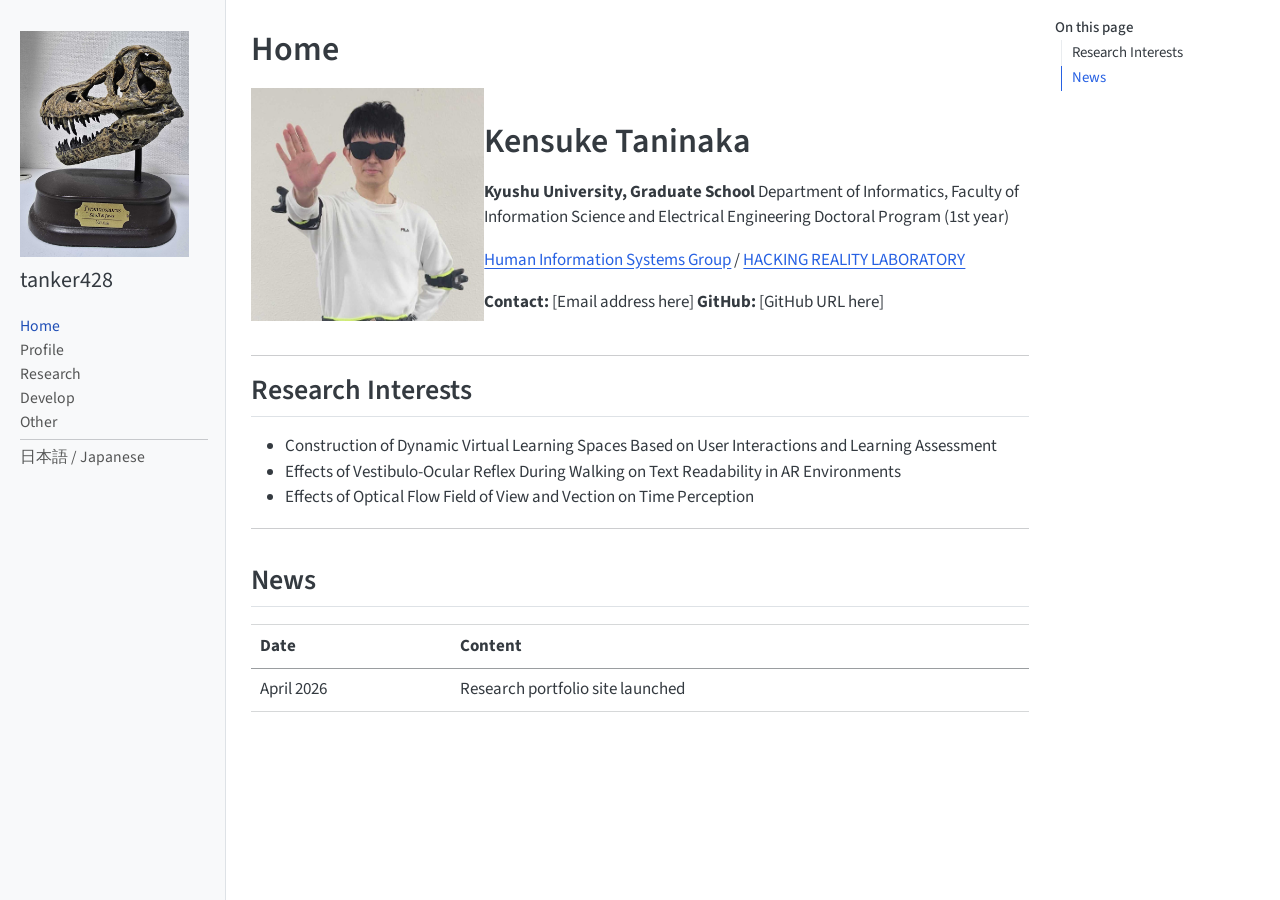
<file: docs/en/index.html>
<!DOCTYPE html>
<html xmlns="http://www.w3.org/1999/xhtml" lang="en" xml:lang="en"><head>

<meta charset="utf-8">
<meta name="generator" content="quarto-1.9.37">

<meta name="viewport" content="width=device-width, initial-scale=1.0, user-scalable=yes">


<title>Home – tanker 428</title>
<style>
/* Default styles provided by pandoc.
** See https://pandoc.org/MANUAL.html#variables-for-html for config info.
*/
code{white-space: pre-wrap;}
span.smallcaps{font-variant: small-caps;}
div.columns{display: flex; gap: min(4vw, 1.5em);}
div.column{flex: auto; overflow-x: auto;}
div.hanging-indent{margin-left: 1.5em; text-indent: -1.5em;}
ul.task-list{list-style: none;}
ul.task-list li input[type="checkbox"] {
  width: 0.8em;
  margin: 0 0.8em 0.2em -1em; /* quarto-specific, see https://github.com/quarto-dev/quarto-cli/issues/4556 */ 
  vertical-align: middle;
}
</style>


<script src="../site_libs/quarto-nav/quarto-nav.js"></script>
<script src="../site_libs/quarto-nav/headroom.min.js"></script>
<script src="../site_libs/clipboard/clipboard.min.js"></script>
<script src="../site_libs/quarto-search/autocomplete.umd.js"></script>
<script src="../site_libs/quarto-search/fuse.min.js"></script>
<script src="../site_libs/quarto-search/quarto-search.js"></script>
<meta name="quarto:offset" content="../">
<script src="../site_libs/quarto-html/quarto.js" type="module"></script>
<script src="../site_libs/quarto-html/tabsets/tabsets.js" type="module"></script>
<script src="../site_libs/quarto-html/popper.min.js"></script>
<script src="../site_libs/quarto-html/tippy.umd.min.js"></script>
<script src="../site_libs/quarto-html/anchor.min.js"></script>
<link href="../site_libs/quarto-html/tippy.css" rel="stylesheet">
<link href="../site_libs/quarto-html/quarto-syntax-highlighting-7f8f88aac4f3542376d5c11b86a4c14d.css" rel="stylesheet" id="quarto-text-highlighting-styles">
<script src="../site_libs/bootstrap/bootstrap.min.js"></script>
<link href="../site_libs/bootstrap/bootstrap-icons.css" rel="stylesheet">
<link href="../site_libs/bootstrap/bootstrap-787e033c7b6f65c9dfccb6078e5d2d34.min.css" rel="stylesheet" append-hash="true" id="quarto-bootstrap" data-mode="light">
<script id="quarto-search-options" type="application/json">{
  "location": "sidebar",
  "copy-button": false,
  "collapse-after": 3,
  "panel-placement": "start",
  "type": "textbox",
  "limit": 50,
  "keyboard-shortcut": [
    "f",
    "/",
    "s"
  ],
  "show-item-context": false,
  "language": {
    "search-no-results-text": "No results",
    "search-matching-documents-text": "matching documents",
    "search-copy-link-title": "Copy link to search",
    "search-hide-matches-text": "Hide additional matches",
    "search-more-match-text": "more match in this document",
    "search-more-matches-text": "more matches in this document",
    "search-clear-button-title": "Clear",
    "search-text-placeholder": "",
    "search-detached-cancel-button-title": "Cancel",
    "search-submit-button-title": "Submit",
    "search-label": "Search"
  }
}</script>


<link rel="stylesheet" href="../styles.css">
</head>

<body class="nav-sidebar docked quarto-light">

<div id="quarto-search-results"></div>
  <header id="quarto-header" class="headroom fixed-top">
  <nav class="quarto-secondary-nav">
    <div class="container-fluid d-flex">
      <button type="button" class="quarto-btn-toggle btn" data-bs-toggle="collapse" role="button" data-bs-target=".quarto-sidebar-collapse-item" aria-controls="quarto-sidebar" aria-expanded="false" aria-label="Toggle sidebar navigation" onclick="if (window.quartoToggleHeadroom) { window.quartoToggleHeadroom(); }">
        <i class="bi bi-layout-text-sidebar-reverse"></i>
      </button>
        <nav class="quarto-page-breadcrumbs" aria-label="breadcrumb"><ol class="breadcrumb"><li class="breadcrumb-item"><a href="../en/index.html">English / 英語</a></li></ol></nav>
        <a class="flex-grow-1" role="navigation" data-bs-toggle="collapse" data-bs-target=".quarto-sidebar-collapse-item" aria-controls="quarto-sidebar" aria-expanded="false" aria-label="Toggle sidebar navigation" onclick="if (window.quartoToggleHeadroom) { window.quartoToggleHeadroom(); }">      
        </a>
    </div>
  </nav>
</header>
<!-- content -->
<div id="quarto-content" class="quarto-container page-columns page-rows-contents page-layout-article">
<!-- sidebar -->
  <nav id="quarto-sidebar" class="sidebar collapse collapse-horizontal quarto-sidebar-collapse-item sidebar-navigation docked overflow-auto">
    <div class="pt-lg-2 mt-2 text-left sidebar-header sidebar-header-stacked">
      <a href="../index.html" class="sidebar-logo-link">
      <img src="../assets/icon2.jpg" alt="" class="sidebar-logo light-content py-0 d-lg-inline d-none">
      <img src="../assets/icon2.jpg" alt="" class="sidebar-logo dark-content py-0 d-lg-inline d-none">
      </a>
    <div class="sidebar-title mb-0 py-0">
      <a href="../">tanker428</a> 
    </div>
      </div>
    <div class="sidebar-menu-container"> 
    <ul class="list-unstyled mt-1">
        <li class="sidebar-item">
  <div class="sidebar-item-container"> 
  <a href="../index.html" class="sidebar-item-text sidebar-link">
 <span class="menu-text">ホーム</span></a>
  </div>
</li>
        <li class="sidebar-item">
  <div class="sidebar-item-container"> 
  <a href="../profile.html" class="sidebar-item-text sidebar-link">
 <span class="menu-text">プロフィール</span></a>
  </div>
</li>
        <li class="sidebar-item">
  <div class="sidebar-item-container"> 
  <a href="../research.html" class="sidebar-item-text sidebar-link">
 <span class="menu-text">研究</span></a>
  </div>
</li>
        <li class="sidebar-item">
  <div class="sidebar-item-container"> 
  <a href="../develop.html" class="sidebar-item-text sidebar-link">
 <span class="menu-text">開発</span></a>
  </div>
</li>
        <li class="sidebar-item">
  <div class="sidebar-item-container"> 
  <a href="../other.html" class="sidebar-item-text sidebar-link">
 <span class="menu-text">その他</span></a>
  </div>
</li>
        <li class="px-0"><hr class="sidebar-divider hi "></li>
        <li class="sidebar-item">
  <div class="sidebar-item-container"> 
  <a href="../en/index.html" class="sidebar-item-text sidebar-link active">
 <span class="menu-text">English / 英語</span></a>
  </div>
</li>
    </ul>
    </div>
</nav>
<div id="quarto-sidebar-glass" class="quarto-sidebar-collapse-item" data-bs-toggle="collapse" data-bs-target=".quarto-sidebar-collapse-item"></div>
<!-- margin-sidebar -->
    <div id="quarto-margin-sidebar" class="sidebar margin-sidebar">
        <nav id="TOC" role="doc-toc" class="toc-active">
    <h2 id="toc-title">On this page</h2>
   
  <ul>
  <li><a href="#research-interests" id="toc-research-interests" class="nav-link active" data-scroll-target="#research-interests">Research Interests</a></li>
  <li><a href="#news" id="toc-news" class="nav-link" data-scroll-target="#news">News</a></li>
  </ul>
</nav>
    </div>
<!-- main -->
<main class="content" id="quarto-document-content">

<header id="title-block-header" class="quarto-title-block default">
<div class="quarto-title">
<h1 class="title">Home</h1>
</div>



<div class="quarto-title-meta">

    
  
    
  </div>
  


</header>


<div class="columns">
<div class="column" style="width:30%;">
<p><img src="../assets/profile.jpg" class="img-fluid"></p>
</div><div class="column" style="width:70%;">
<section id="kensuke-taninaka" class="level1">
<h1>Kensuke Taninaka</h1>
<p><strong>Kyushu University, Graduate School</strong> Department of Informatics, Faculty of Information Science and Electrical Engineering Doctoral Program (1st year)</p>
<p><a href="https://app.ait.kyushu-u.ac.jp/">Human Information Systems Group</a> / <a href="https://hrlab.ait.kyushu-u.ac.jp/">HACKING REALITY LABORATORY</a></p>
<p><strong>Contact:</strong> [Email address here] <strong>GitHub:</strong> [GitHub URL here]</p>
</section>
</div>
</div>
<hr>
<section id="research-interests" class="level2">
<h2 class="anchored" data-anchor-id="research-interests">Research Interests</h2>
<ul>
<li>Construction of Dynamic Virtual Learning Spaces Based on User Interactions and Learning Assessment</li>
<li>Effects of Vestibulo-Ocular Reflex During Walking on Text Readability in AR Environments</li>
<li>Effects of Optical Flow Field of View and Vection on Time Perception</li>
</ul>
<hr>
</section>
<section id="news" class="level2">
<h2 class="anchored" data-anchor-id="news">News</h2>
<table class="caption-top table">
<thead>
<tr class="header">
<th>Date</th>
<th>Content</th>
</tr>
</thead>
<tbody>
<tr class="odd">
<td>April 2026</td>
<td>Research portfolio site launched</td>
</tr>
</tbody>
</table>


</section>

</main> <!-- /main -->
<script>
(function () {
  var JA_TO_EN_LABEL = {
    'ホーム':         'Home',
    'プロフィール':   'Profile',
    '研究':           'Research',
    '開発':           'Develop',
    'その他':         'Other',
    'English / 英語': '日本語 / Japanese'
  };

  var JA_TO_EN_HREF = {
    'ホーム':         'index.html',
    'プロフィール':   'profile.html',
    '研究':           'research.html',
    '開発':           'develop.html',
    'その他':         'other.html'
  };

  document.addEventListener('DOMContentLoaded', function () {
    var path = window.location.pathname;
    var parts = path.split('/');
    var filename = parts[parts.length - 1];
    if (!filename || !filename.endsWith('.html')) filename = 'index.html';

    var isEn = path.includes('/en/');

    document.querySelectorAll('.sidebar-item a').forEach(function (a) {
      var txt = (a.textContent || '').trim();

      if (isEn) {
        if (JA_TO_EN_HREF.hasOwnProperty(txt)) {
          a.href = JA_TO_EN_HREF[txt];
          a.textContent = JA_TO_EN_LABEL[txt];
          // 現在ページに対応するタブに active を付与
          a.classList.remove('active');
          if (JA_TO_EN_HREF[txt] === filename) {
            a.classList.add('active');
          }
        } else if (txt === 'English / 英語') {
          a.href = '../' + filename;
          a.textContent = '日本語 / Japanese';
          a.classList.remove('active');
          a.closest('.sidebar-item').classList.add('lang-toggle-item');
        }
      } else {
        if (txt === 'English / 英語') {
          a.href = 'en/' + filename;
          a.closest('.sidebar-item').classList.add('lang-toggle-item');
        }
      }
    });
  });
})();
</script>
<script id="quarto-html-after-body" type="application/javascript">
  window.document.addEventListener("DOMContentLoaded", function (event) {
    const icon = "";
    const anchorJS = new window.AnchorJS();
    anchorJS.options = {
      placement: 'right',
      icon: icon
    };
    anchorJS.add('.anchored');
    const isCodeAnnotation = (el) => {
      for (const clz of el.classList) {
        if (clz.startsWith('code-annotation-')) {                     
          return true;
        }
      }
      return false;
    }
    const onCopySuccess = function(e) {
      // button target
      const button = e.trigger;
      // don't keep focus
      button.blur();
      // flash "checked"
      button.classList.add('code-copy-button-checked');
      var currentTitle = button.getAttribute("title");
      button.setAttribute("title", "Copied!");
      let tooltip;
      if (window.bootstrap) {
        button.setAttribute("data-bs-toggle", "tooltip");
        button.setAttribute("data-bs-placement", "left");
        button.setAttribute("data-bs-title", "Copied!");
        tooltip = new bootstrap.Tooltip(button, 
          { trigger: "manual", 
            customClass: "code-copy-button-tooltip",
            offset: [0, -8]});
        tooltip.show();    
      }
      setTimeout(function() {
        if (tooltip) {
          tooltip.hide();
          button.removeAttribute("data-bs-title");
          button.removeAttribute("data-bs-toggle");
          button.removeAttribute("data-bs-placement");
        }
        button.setAttribute("title", currentTitle);
        button.classList.remove('code-copy-button-checked');
      }, 1000);
      // clear code selection
      e.clearSelection();
    }
    const getTextToCopy = function(trigger) {
      const outerScaffold = trigger.parentElement.cloneNode(true);
      const codeEl = outerScaffold.querySelector('code');
      for (const childEl of codeEl.children) {
        if (isCodeAnnotation(childEl)) {
          childEl.remove();
        }
      }
      return codeEl.innerText;
    }
    const clipboard = new window.ClipboardJS('.code-copy-button:not([data-in-quarto-modal])', {
      text: getTextToCopy
    });
    clipboard.on('success', onCopySuccess);
    if (window.document.getElementById('quarto-embedded-source-code-modal')) {
      const clipboardModal = new window.ClipboardJS('.code-copy-button[data-in-quarto-modal]', {
        text: getTextToCopy,
        container: window.document.getElementById('quarto-embedded-source-code-modal')
      });
      clipboardModal.on('success', onCopySuccess);
    }
      var localhostRegex = new RegExp(/^(?:http|https):\/\/localhost\:?[0-9]*\//);
      var mailtoRegex = new RegExp(/^mailto:/);
        var filterRegex = new RegExp('/' + window.location.host + '/');
      var isInternal = (href) => {
          return filterRegex.test(href) || localhostRegex.test(href) || mailtoRegex.test(href);
      }
      // Inspect non-navigation links and adorn them if external
     var links = window.document.querySelectorAll('a[href]:not(.nav-link):not(.navbar-brand):not(.toc-action):not(.sidebar-link):not(.sidebar-item-toggle):not(.pagination-link):not(.no-external):not([aria-hidden]):not(.dropdown-item):not(.quarto-navigation-tool):not(.about-link)');
      for (var i=0; i<links.length; i++) {
        const link = links[i];
        if (!isInternal(link.href)) {
          // undo the damage that might have been done by quarto-nav.js in the case of
          // links that we want to consider external
          if (link.dataset.originalHref !== undefined) {
            link.href = link.dataset.originalHref;
          }
        }
      }
    function tippyHover(el, contentFn, onTriggerFn, onUntriggerFn) {
      const config = {
        allowHTML: true,
        maxWidth: 500,
        delay: 100,
        arrow: false,
        appendTo: function(el) {
            return el.parentElement;
        },
        interactive: true,
        interactiveBorder: 10,
        theme: 'quarto',
        placement: 'bottom-start',
      };
      if (contentFn) {
        config.content = contentFn;
      }
      if (onTriggerFn) {
        config.onTrigger = onTriggerFn;
      }
      if (onUntriggerFn) {
        config.onUntrigger = onUntriggerFn;
      }
      window.tippy(el, config); 
    }
    const noterefs = window.document.querySelectorAll('a[role="doc-noteref"]');
    for (var i=0; i<noterefs.length; i++) {
      const ref = noterefs[i];
      tippyHover(ref, function() {
        // use id or data attribute instead here
        let href = ref.getAttribute('data-footnote-href') || ref.getAttribute('href');
        try { href = new URL(href).hash; } catch {}
        const id = href.replace(/^#\/?/, "");
        const note = window.document.getElementById(id);
        if (note) {
          return note.innerHTML;
        } else {
          return "";
        }
      });
    }
    const xrefs = window.document.querySelectorAll('a.quarto-xref');
    const processXRef = (id, note) => {
      // Strip column container classes
      const stripColumnClz = (el) => {
        el.classList.remove("page-full", "page-columns");
        if (el.children) {
          for (const child of el.children) {
            stripColumnClz(child);
          }
        }
      }
      stripColumnClz(note)
      if (id === null || id.startsWith('sec-')) {
        // Special case sections, only their first couple elements
        const container = document.createElement("div");
        if (note.children && note.children.length > 2) {
          container.appendChild(note.children[0].cloneNode(true));
          for (let i = 1; i < note.children.length; i++) {
            const child = note.children[i];
            if (child.tagName === "P" && child.innerText === "") {
              continue;
            } else {
              container.appendChild(child.cloneNode(true));
              break;
            }
          }
          if (window.Quarto?.typesetMath) {
            window.Quarto.typesetMath(container);
          }
          return container.innerHTML
        } else {
          if (window.Quarto?.typesetMath) {
            window.Quarto.typesetMath(note);
          }
          return note.innerHTML;
        }
      } else {
        // Remove any anchor links if they are present
        const anchorLink = note.querySelector('a.anchorjs-link');
        if (anchorLink) {
          anchorLink.remove();
        }
        if (window.Quarto?.typesetMath) {
          window.Quarto.typesetMath(note);
        }
        if (note.classList.contains("callout")) {
          return note.outerHTML;
        } else {
          return note.innerHTML;
        }
      }
    }
    for (var i=0; i<xrefs.length; i++) {
      const xref = xrefs[i];
      tippyHover(xref, undefined, function(instance) {
        instance.disable();
        let url = xref.getAttribute('href');
        let hash = undefined; 
        if (url.startsWith('#')) {
          hash = url;
        } else {
          try { hash = new URL(url).hash; } catch {}
        }
        if (hash) {
          const id = hash.replace(/^#\/?/, "");
          const note = window.document.getElementById(id);
          if (note !== null) {
            try {
              const html = processXRef(id, note.cloneNode(true));
              instance.setContent(html);
            } finally {
              instance.enable();
              instance.show();
            }
          } else {
            // See if we can fetch this
            fetch(url.split('#')[0])
            .then(res => res.text())
            .then(html => {
              const parser = new DOMParser();
              const htmlDoc = parser.parseFromString(html, "text/html");
              const note = htmlDoc.getElementById(id);
              if (note !== null) {
                const html = processXRef(id, note);
                instance.setContent(html);
              } 
            }).finally(() => {
              instance.enable();
              instance.show();
            });
          }
        } else {
          // See if we can fetch a full url (with no hash to target)
          // This is a special case and we should probably do some content thinning / targeting
          fetch(url)
          .then(res => res.text())
          .then(html => {
            const parser = new DOMParser();
            const htmlDoc = parser.parseFromString(html, "text/html");
            const note = htmlDoc.querySelector('main.content');
            if (note !== null) {
              // This should only happen for chapter cross references
              // (since there is no id in the URL)
              // remove the first header
              if (note.children.length > 0 && note.children[0].tagName === "HEADER") {
                note.children[0].remove();
              }
              const html = processXRef(null, note);
              instance.setContent(html);
            } 
          }).finally(() => {
            instance.enable();
            instance.show();
          });
        }
      }, function(instance) {
      });
    }
        let selectedAnnoteEl;
        const selectorForAnnotation = ( cell, annotation) => {
          let cellAttr = 'data-code-cell="' + cell + '"';
          let lineAttr = 'data-code-annotation="' +  annotation + '"';
          const selector = 'span[' + cellAttr + '][' + lineAttr + ']';
          return selector;
        }
        const selectCodeLines = (annoteEl) => {
          const doc = window.document;
          const targetCell = annoteEl.getAttribute("data-target-cell");
          const targetAnnotation = annoteEl.getAttribute("data-target-annotation");
          const annoteSpan = window.document.querySelector(selectorForAnnotation(targetCell, targetAnnotation));
          const lines = annoteSpan.getAttribute("data-code-lines").split(",");
          const lineIds = lines.map((line) => {
            return targetCell + "-" + line;
          })
          let top = null;
          let height = null;
          let parent = null;
          if (lineIds.length > 0) {
              //compute the position of the single el (top and bottom and make a div)
              const el = window.document.getElementById(lineIds[0]);
              top = el.offsetTop;
              height = el.offsetHeight;
              parent = el.parentElement.parentElement;
            if (lineIds.length > 1) {
              const lastEl = window.document.getElementById(lineIds[lineIds.length - 1]);
              const bottom = lastEl.offsetTop + lastEl.offsetHeight;
              height = bottom - top;
            }
            if (top !== null && height !== null && parent !== null) {
              // cook up a div (if necessary) and position it 
              let div = window.document.getElementById("code-annotation-line-highlight");
              if (div === null) {
                div = window.document.createElement("div");
                div.setAttribute("id", "code-annotation-line-highlight");
                div.style.position = 'absolute';
                parent.appendChild(div);
              }
              div.style.top = top - 2 + "px";
              div.style.height = height + 4 + "px";
              div.style.left = 0;
              let gutterDiv = window.document.getElementById("code-annotation-line-highlight-gutter");
              if (gutterDiv === null) {
                gutterDiv = window.document.createElement("div");
                gutterDiv.setAttribute("id", "code-annotation-line-highlight-gutter");
                gutterDiv.style.position = 'absolute';
                const codeCell = window.document.getElementById(targetCell);
                const gutter = codeCell.querySelector('.code-annotation-gutter');
                gutter.appendChild(gutterDiv);
              }
              gutterDiv.style.top = top - 2 + "px";
              gutterDiv.style.height = height + 4 + "px";
            }
            selectedAnnoteEl = annoteEl;
          }
        };
        const unselectCodeLines = () => {
          const elementsIds = ["code-annotation-line-highlight", "code-annotation-line-highlight-gutter"];
          elementsIds.forEach((elId) => {
            const div = window.document.getElementById(elId);
            if (div) {
              div.remove();
            }
          });
          selectedAnnoteEl = undefined;
        };
          // Handle positioning of the toggle
      window.addEventListener(
        "resize",
        throttle(() => {
          elRect = undefined;
          if (selectedAnnoteEl) {
            selectCodeLines(selectedAnnoteEl);
          }
        }, 10)
      );
      function throttle(fn, ms) {
      let throttle = false;
      let timer;
        return (...args) => {
          if(!throttle) { // first call gets through
              fn.apply(this, args);
              throttle = true;
          } else { // all the others get throttled
              if(timer) clearTimeout(timer); // cancel #2
              timer = setTimeout(() => {
                fn.apply(this, args);
                timer = throttle = false;
              }, ms);
          }
        };
      }
        // Attach click handler to the DT
        const annoteDls = window.document.querySelectorAll('dt[data-target-cell]');
        for (const annoteDlNode of annoteDls) {
          annoteDlNode.addEventListener('click', (event) => {
            const clickedEl = event.target;
            if (clickedEl !== selectedAnnoteEl) {
              unselectCodeLines();
              const activeEl = window.document.querySelector('dt[data-target-cell].code-annotation-active');
              if (activeEl) {
                activeEl.classList.remove('code-annotation-active');
              }
              selectCodeLines(clickedEl);
              clickedEl.classList.add('code-annotation-active');
            } else {
              // Unselect the line
              unselectCodeLines();
              clickedEl.classList.remove('code-annotation-active');
            }
          });
        }
    const findCites = (el) => {
      const parentEl = el.parentElement;
      if (parentEl) {
        const cites = parentEl.dataset.cites;
        if (cites) {
          return {
            el,
            cites: cites.split(' ')
          };
        } else {
          return findCites(el.parentElement)
        }
      } else {
        return undefined;
      }
    };
    var bibliorefs = window.document.querySelectorAll('a[role="doc-biblioref"]');
    for (var i=0; i<bibliorefs.length; i++) {
      const ref = bibliorefs[i];
      const citeInfo = findCites(ref);
      if (citeInfo) {
        tippyHover(citeInfo.el, function() {
          var popup = window.document.createElement('div');
          citeInfo.cites.forEach(function(cite) {
            var citeDiv = window.document.createElement('div');
            citeDiv.classList.add('hanging-indent');
            citeDiv.classList.add('csl-entry');
            var biblioDiv = window.document.getElementById('ref-' + cite);
            if (biblioDiv) {
              citeDiv.innerHTML = biblioDiv.innerHTML;
            }
            popup.appendChild(citeDiv);
          });
          return popup.innerHTML;
        });
      }
    }
  });
  </script>
</div> <!-- /content -->




</body></html>
</file>
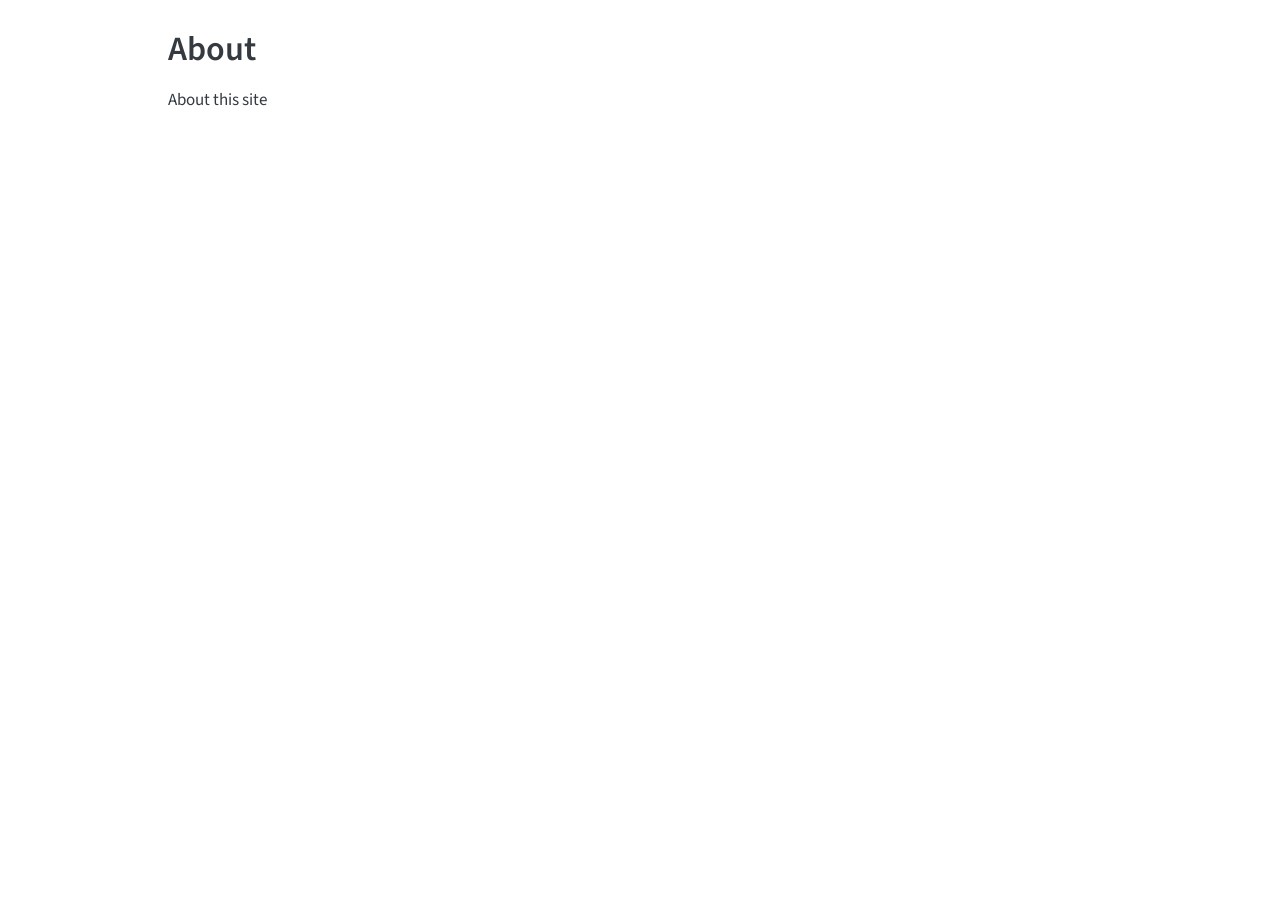
<file: docs/about.html>
<!DOCTYPE html>
<html xmlns="http://www.w3.org/1999/xhtml" lang="en" xml:lang="en"><head>

<meta charset="utf-8">
<meta name="generator" content="quarto-1.9.37">

<meta name="viewport" content="width=device-width, initial-scale=1.0, user-scalable=yes">


<title>About – tanker 428</title>
<style>
/* Default styles provided by pandoc.
** See https://pandoc.org/MANUAL.html#variables-for-html for config info.
*/
code{white-space: pre-wrap;}
span.smallcaps{font-variant: small-caps;}
div.columns{display: flex; gap: min(4vw, 1.5em);}
div.column{flex: auto; overflow-x: auto;}
div.hanging-indent{margin-left: 1.5em; text-indent: -1.5em;}
ul.task-list{list-style: none;}
ul.task-list li input[type="checkbox"] {
  width: 0.8em;
  margin: 0 0.8em 0.2em -1em; /* quarto-specific, see https://github.com/quarto-dev/quarto-cli/issues/4556 */ 
  vertical-align: middle;
}
</style>


<script src="site_libs/quarto-nav/quarto-nav.js"></script>
<script src="site_libs/quarto-nav/headroom.min.js"></script>
<script src="site_libs/clipboard/clipboard.min.js"></script>
<script src="site_libs/quarto-search/autocomplete.umd.js"></script>
<script src="site_libs/quarto-search/fuse.min.js"></script>
<script src="site_libs/quarto-search/quarto-search.js"></script>
<meta name="quarto:offset" content="./">
<script src="site_libs/quarto-html/quarto.js" type="module"></script>
<script src="site_libs/quarto-html/tabsets/tabsets.js" type="module"></script>
<script src="site_libs/quarto-html/popper.min.js"></script>
<script src="site_libs/quarto-html/tippy.umd.min.js"></script>
<script src="site_libs/quarto-html/anchor.min.js"></script>
<link href="site_libs/quarto-html/tippy.css" rel="stylesheet">
<link href="site_libs/quarto-html/quarto-syntax-highlighting-7f8f88aac4f3542376d5c11b86a4c14d.css" rel="stylesheet" id="quarto-text-highlighting-styles">
<script src="site_libs/bootstrap/bootstrap.min.js"></script>
<link href="site_libs/bootstrap/bootstrap-icons.css" rel="stylesheet">
<link href="site_libs/bootstrap/bootstrap-787e033c7b6f65c9dfccb6078e5d2d34.min.css" rel="stylesheet" append-hash="true" id="quarto-bootstrap" data-mode="light">
<script id="quarto-search-options" type="application/json">{
  "location": "sidebar",
  "copy-button": false,
  "collapse-after": 3,
  "panel-placement": "start",
  "type": "textbox",
  "limit": 50,
  "keyboard-shortcut": [
    "f",
    "/",
    "s"
  ],
  "show-item-context": false,
  "language": {
    "search-no-results-text": "No results",
    "search-matching-documents-text": "matching documents",
    "search-copy-link-title": "Copy link to search",
    "search-hide-matches-text": "Hide additional matches",
    "search-more-match-text": "more match in this document",
    "search-more-matches-text": "more matches in this document",
    "search-clear-button-title": "Clear",
    "search-text-placeholder": "",
    "search-detached-cancel-button-title": "Cancel",
    "search-submit-button-title": "Submit",
    "search-label": "Search"
  }
}</script>


<link rel="stylesheet" href="styles.css">
</head>

<body class="quarto-light">

<div id="quarto-search-results"></div>
<!-- content -->
<div id="quarto-content" class="quarto-container page-columns page-rows-contents page-layout-article">
<!-- sidebar -->
<!-- margin-sidebar -->
    <div id="quarto-margin-sidebar" class="sidebar margin-sidebar zindex-bottom">
        
    </div>
<!-- main -->
<main class="content" id="quarto-document-content">

<header id="title-block-header" class="quarto-title-block default">
<div class="quarto-title">
<h1 class="title">About</h1>
</div>



<div class="quarto-title-meta">

    
  
    
  </div>
  


</header>


<p>About this site</p>



</main> <!-- /main -->
<script>
(function () {
  var JA_TO_EN_LABEL = {
    'ホーム':         'Home',
    'プロフィール':   'Profile',
    '研究':           'Research',
    '開発':           'Develop',
    'その他':         'Other',
    'English / 英語': '日本語 / Japanese'
  };

  var JA_TO_EN_HREF = {
    'ホーム':         'index.html',
    'プロフィール':   'profile.html',
    '研究':           'research.html',
    '開発':           'develop.html',
    'その他':         'other.html'
  };

  document.addEventListener('DOMContentLoaded', function () {
    var path = window.location.pathname;
    var parts = path.split('/');
    var filename = parts[parts.length - 1];
    if (!filename || !filename.endsWith('.html')) filename = 'index.html';

    var isEn = path.includes('/en/');

    document.querySelectorAll('.sidebar-item a').forEach(function (a) {
      var txt = (a.textContent || '').trim();

      if (isEn) {
        if (JA_TO_EN_HREF.hasOwnProperty(txt)) {
          a.href = JA_TO_EN_HREF[txt];
          a.textContent = JA_TO_EN_LABEL[txt];
          // 現在ページに対応するタブに active を付与
          a.classList.remove('active');
          if (JA_TO_EN_HREF[txt] === filename) {
            a.classList.add('active');
          }
        } else if (txt === 'English / 英語') {
          a.href = '../' + filename;
          a.textContent = '日本語 / Japanese';
          a.classList.remove('active');
          a.closest('.sidebar-item').classList.add('lang-toggle-item');
        }
      } else {
        if (txt === 'English / 英語') {
          a.href = 'en/' + filename;
          a.closest('.sidebar-item').classList.add('lang-toggle-item');
        }
      }
    });
  });
})();
</script>
<script id="quarto-html-after-body" type="application/javascript">
  window.document.addEventListener("DOMContentLoaded", function (event) {
    const icon = "";
    const anchorJS = new window.AnchorJS();
    anchorJS.options = {
      placement: 'right',
      icon: icon
    };
    anchorJS.add('.anchored');
    const isCodeAnnotation = (el) => {
      for (const clz of el.classList) {
        if (clz.startsWith('code-annotation-')) {                     
          return true;
        }
      }
      return false;
    }
    const onCopySuccess = function(e) {
      // button target
      const button = e.trigger;
      // don't keep focus
      button.blur();
      // flash "checked"
      button.classList.add('code-copy-button-checked');
      var currentTitle = button.getAttribute("title");
      button.setAttribute("title", "Copied!");
      let tooltip;
      if (window.bootstrap) {
        button.setAttribute("data-bs-toggle", "tooltip");
        button.setAttribute("data-bs-placement", "left");
        button.setAttribute("data-bs-title", "Copied!");
        tooltip = new bootstrap.Tooltip(button, 
          { trigger: "manual", 
            customClass: "code-copy-button-tooltip",
            offset: [0, -8]});
        tooltip.show();    
      }
      setTimeout(function() {
        if (tooltip) {
          tooltip.hide();
          button.removeAttribute("data-bs-title");
          button.removeAttribute("data-bs-toggle");
          button.removeAttribute("data-bs-placement");
        }
        button.setAttribute("title", currentTitle);
        button.classList.remove('code-copy-button-checked');
      }, 1000);
      // clear code selection
      e.clearSelection();
    }
    const getTextToCopy = function(trigger) {
      const outerScaffold = trigger.parentElement.cloneNode(true);
      const codeEl = outerScaffold.querySelector('code');
      for (const childEl of codeEl.children) {
        if (isCodeAnnotation(childEl)) {
          childEl.remove();
        }
      }
      return codeEl.innerText;
    }
    const clipboard = new window.ClipboardJS('.code-copy-button:not([data-in-quarto-modal])', {
      text: getTextToCopy
    });
    clipboard.on('success', onCopySuccess);
    if (window.document.getElementById('quarto-embedded-source-code-modal')) {
      const clipboardModal = new window.ClipboardJS('.code-copy-button[data-in-quarto-modal]', {
        text: getTextToCopy,
        container: window.document.getElementById('quarto-embedded-source-code-modal')
      });
      clipboardModal.on('success', onCopySuccess);
    }
      var localhostRegex = new RegExp(/^(?:http|https):\/\/localhost\:?[0-9]*\//);
      var mailtoRegex = new RegExp(/^mailto:/);
        var filterRegex = new RegExp('/' + window.location.host + '/');
      var isInternal = (href) => {
          return filterRegex.test(href) || localhostRegex.test(href) || mailtoRegex.test(href);
      }
      // Inspect non-navigation links and adorn them if external
     var links = window.document.querySelectorAll('a[href]:not(.nav-link):not(.navbar-brand):not(.toc-action):not(.sidebar-link):not(.sidebar-item-toggle):not(.pagination-link):not(.no-external):not([aria-hidden]):not(.dropdown-item):not(.quarto-navigation-tool):not(.about-link)');
      for (var i=0; i<links.length; i++) {
        const link = links[i];
        if (!isInternal(link.href)) {
          // undo the damage that might have been done by quarto-nav.js in the case of
          // links that we want to consider external
          if (link.dataset.originalHref !== undefined) {
            link.href = link.dataset.originalHref;
          }
        }
      }
    function tippyHover(el, contentFn, onTriggerFn, onUntriggerFn) {
      const config = {
        allowHTML: true,
        maxWidth: 500,
        delay: 100,
        arrow: false,
        appendTo: function(el) {
            return el.parentElement;
        },
        interactive: true,
        interactiveBorder: 10,
        theme: 'quarto',
        placement: 'bottom-start',
      };
      if (contentFn) {
        config.content = contentFn;
      }
      if (onTriggerFn) {
        config.onTrigger = onTriggerFn;
      }
      if (onUntriggerFn) {
        config.onUntrigger = onUntriggerFn;
      }
      window.tippy(el, config); 
    }
    const noterefs = window.document.querySelectorAll('a[role="doc-noteref"]');
    for (var i=0; i<noterefs.length; i++) {
      const ref = noterefs[i];
      tippyHover(ref, function() {
        // use id or data attribute instead here
        let href = ref.getAttribute('data-footnote-href') || ref.getAttribute('href');
        try { href = new URL(href).hash; } catch {}
        const id = href.replace(/^#\/?/, "");
        const note = window.document.getElementById(id);
        if (note) {
          return note.innerHTML;
        } else {
          return "";
        }
      });
    }
    const xrefs = window.document.querySelectorAll('a.quarto-xref');
    const processXRef = (id, note) => {
      // Strip column container classes
      const stripColumnClz = (el) => {
        el.classList.remove("page-full", "page-columns");
        if (el.children) {
          for (const child of el.children) {
            stripColumnClz(child);
          }
        }
      }
      stripColumnClz(note)
      if (id === null || id.startsWith('sec-')) {
        // Special case sections, only their first couple elements
        const container = document.createElement("div");
        if (note.children && note.children.length > 2) {
          container.appendChild(note.children[0].cloneNode(true));
          for (let i = 1; i < note.children.length; i++) {
            const child = note.children[i];
            if (child.tagName === "P" && child.innerText === "") {
              continue;
            } else {
              container.appendChild(child.cloneNode(true));
              break;
            }
          }
          if (window.Quarto?.typesetMath) {
            window.Quarto.typesetMath(container);
          }
          return container.innerHTML
        } else {
          if (window.Quarto?.typesetMath) {
            window.Quarto.typesetMath(note);
          }
          return note.innerHTML;
        }
      } else {
        // Remove any anchor links if they are present
        const anchorLink = note.querySelector('a.anchorjs-link');
        if (anchorLink) {
          anchorLink.remove();
        }
        if (window.Quarto?.typesetMath) {
          window.Quarto.typesetMath(note);
        }
        if (note.classList.contains("callout")) {
          return note.outerHTML;
        } else {
          return note.innerHTML;
        }
      }
    }
    for (var i=0; i<xrefs.length; i++) {
      const xref = xrefs[i];
      tippyHover(xref, undefined, function(instance) {
        instance.disable();
        let url = xref.getAttribute('href');
        let hash = undefined; 
        if (url.startsWith('#')) {
          hash = url;
        } else {
          try { hash = new URL(url).hash; } catch {}
        }
        if (hash) {
          const id = hash.replace(/^#\/?/, "");
          const note = window.document.getElementById(id);
          if (note !== null) {
            try {
              const html = processXRef(id, note.cloneNode(true));
              instance.setContent(html);
            } finally {
              instance.enable();
              instance.show();
            }
          } else {
            // See if we can fetch this
            fetch(url.split('#')[0])
            .then(res => res.text())
            .then(html => {
              const parser = new DOMParser();
              const htmlDoc = parser.parseFromString(html, "text/html");
              const note = htmlDoc.getElementById(id);
              if (note !== null) {
                const html = processXRef(id, note);
                instance.setContent(html);
              } 
            }).finally(() => {
              instance.enable();
              instance.show();
            });
          }
        } else {
          // See if we can fetch a full url (with no hash to target)
          // This is a special case and we should probably do some content thinning / targeting
          fetch(url)
          .then(res => res.text())
          .then(html => {
            const parser = new DOMParser();
            const htmlDoc = parser.parseFromString(html, "text/html");
            const note = htmlDoc.querySelector('main.content');
            if (note !== null) {
              // This should only happen for chapter cross references
              // (since there is no id in the URL)
              // remove the first header
              if (note.children.length > 0 && note.children[0].tagName === "HEADER") {
                note.children[0].remove();
              }
              const html = processXRef(null, note);
              instance.setContent(html);
            } 
          }).finally(() => {
            instance.enable();
            instance.show();
          });
        }
      }, function(instance) {
      });
    }
        let selectedAnnoteEl;
        const selectorForAnnotation = ( cell, annotation) => {
          let cellAttr = 'data-code-cell="' + cell + '"';
          let lineAttr = 'data-code-annotation="' +  annotation + '"';
          const selector = 'span[' + cellAttr + '][' + lineAttr + ']';
          return selector;
        }
        const selectCodeLines = (annoteEl) => {
          const doc = window.document;
          const targetCell = annoteEl.getAttribute("data-target-cell");
          const targetAnnotation = annoteEl.getAttribute("data-target-annotation");
          const annoteSpan = window.document.querySelector(selectorForAnnotation(targetCell, targetAnnotation));
          const lines = annoteSpan.getAttribute("data-code-lines").split(",");
          const lineIds = lines.map((line) => {
            return targetCell + "-" + line;
          })
          let top = null;
          let height = null;
          let parent = null;
          if (lineIds.length > 0) {
              //compute the position of the single el (top and bottom and make a div)
              const el = window.document.getElementById(lineIds[0]);
              top = el.offsetTop;
              height = el.offsetHeight;
              parent = el.parentElement.parentElement;
            if (lineIds.length > 1) {
              const lastEl = window.document.getElementById(lineIds[lineIds.length - 1]);
              const bottom = lastEl.offsetTop + lastEl.offsetHeight;
              height = bottom - top;
            }
            if (top !== null && height !== null && parent !== null) {
              // cook up a div (if necessary) and position it 
              let div = window.document.getElementById("code-annotation-line-highlight");
              if (div === null) {
                div = window.document.createElement("div");
                div.setAttribute("id", "code-annotation-line-highlight");
                div.style.position = 'absolute';
                parent.appendChild(div);
              }
              div.style.top = top - 2 + "px";
              div.style.height = height + 4 + "px";
              div.style.left = 0;
              let gutterDiv = window.document.getElementById("code-annotation-line-highlight-gutter");
              if (gutterDiv === null) {
                gutterDiv = window.document.createElement("div");
                gutterDiv.setAttribute("id", "code-annotation-line-highlight-gutter");
                gutterDiv.style.position = 'absolute';
                const codeCell = window.document.getElementById(targetCell);
                const gutter = codeCell.querySelector('.code-annotation-gutter');
                gutter.appendChild(gutterDiv);
              }
              gutterDiv.style.top = top - 2 + "px";
              gutterDiv.style.height = height + 4 + "px";
            }
            selectedAnnoteEl = annoteEl;
          }
        };
        const unselectCodeLines = () => {
          const elementsIds = ["code-annotation-line-highlight", "code-annotation-line-highlight-gutter"];
          elementsIds.forEach((elId) => {
            const div = window.document.getElementById(elId);
            if (div) {
              div.remove();
            }
          });
          selectedAnnoteEl = undefined;
        };
          // Handle positioning of the toggle
      window.addEventListener(
        "resize",
        throttle(() => {
          elRect = undefined;
          if (selectedAnnoteEl) {
            selectCodeLines(selectedAnnoteEl);
          }
        }, 10)
      );
      function throttle(fn, ms) {
      let throttle = false;
      let timer;
        return (...args) => {
          if(!throttle) { // first call gets through
              fn.apply(this, args);
              throttle = true;
          } else { // all the others get throttled
              if(timer) clearTimeout(timer); // cancel #2
              timer = setTimeout(() => {
                fn.apply(this, args);
                timer = throttle = false;
              }, ms);
          }
        };
      }
        // Attach click handler to the DT
        const annoteDls = window.document.querySelectorAll('dt[data-target-cell]');
        for (const annoteDlNode of annoteDls) {
          annoteDlNode.addEventListener('click', (event) => {
            const clickedEl = event.target;
            if (clickedEl !== selectedAnnoteEl) {
              unselectCodeLines();
              const activeEl = window.document.querySelector('dt[data-target-cell].code-annotation-active');
              if (activeEl) {
                activeEl.classList.remove('code-annotation-active');
              }
              selectCodeLines(clickedEl);
              clickedEl.classList.add('code-annotation-active');
            } else {
              // Unselect the line
              unselectCodeLines();
              clickedEl.classList.remove('code-annotation-active');
            }
          });
        }
    const findCites = (el) => {
      const parentEl = el.parentElement;
      if (parentEl) {
        const cites = parentEl.dataset.cites;
        if (cites) {
          return {
            el,
            cites: cites.split(' ')
          };
        } else {
          return findCites(el.parentElement)
        }
      } else {
        return undefined;
      }
    };
    var bibliorefs = window.document.querySelectorAll('a[role="doc-biblioref"]');
    for (var i=0; i<bibliorefs.length; i++) {
      const ref = bibliorefs[i];
      const citeInfo = findCites(ref);
      if (citeInfo) {
        tippyHover(citeInfo.el, function() {
          var popup = window.document.createElement('div');
          citeInfo.cites.forEach(function(cite) {
            var citeDiv = window.document.createElement('div');
            citeDiv.classList.add('hanging-indent');
            citeDiv.classList.add('csl-entry');
            var biblioDiv = window.document.getElementById('ref-' + cite);
            if (biblioDiv) {
              citeDiv.innerHTML = biblioDiv.innerHTML;
            }
            popup.appendChild(citeDiv);
          });
          return popup.innerHTML;
        });
      }
    }
  });
  </script>
</div> <!-- /content -->




</body></html>
</file>
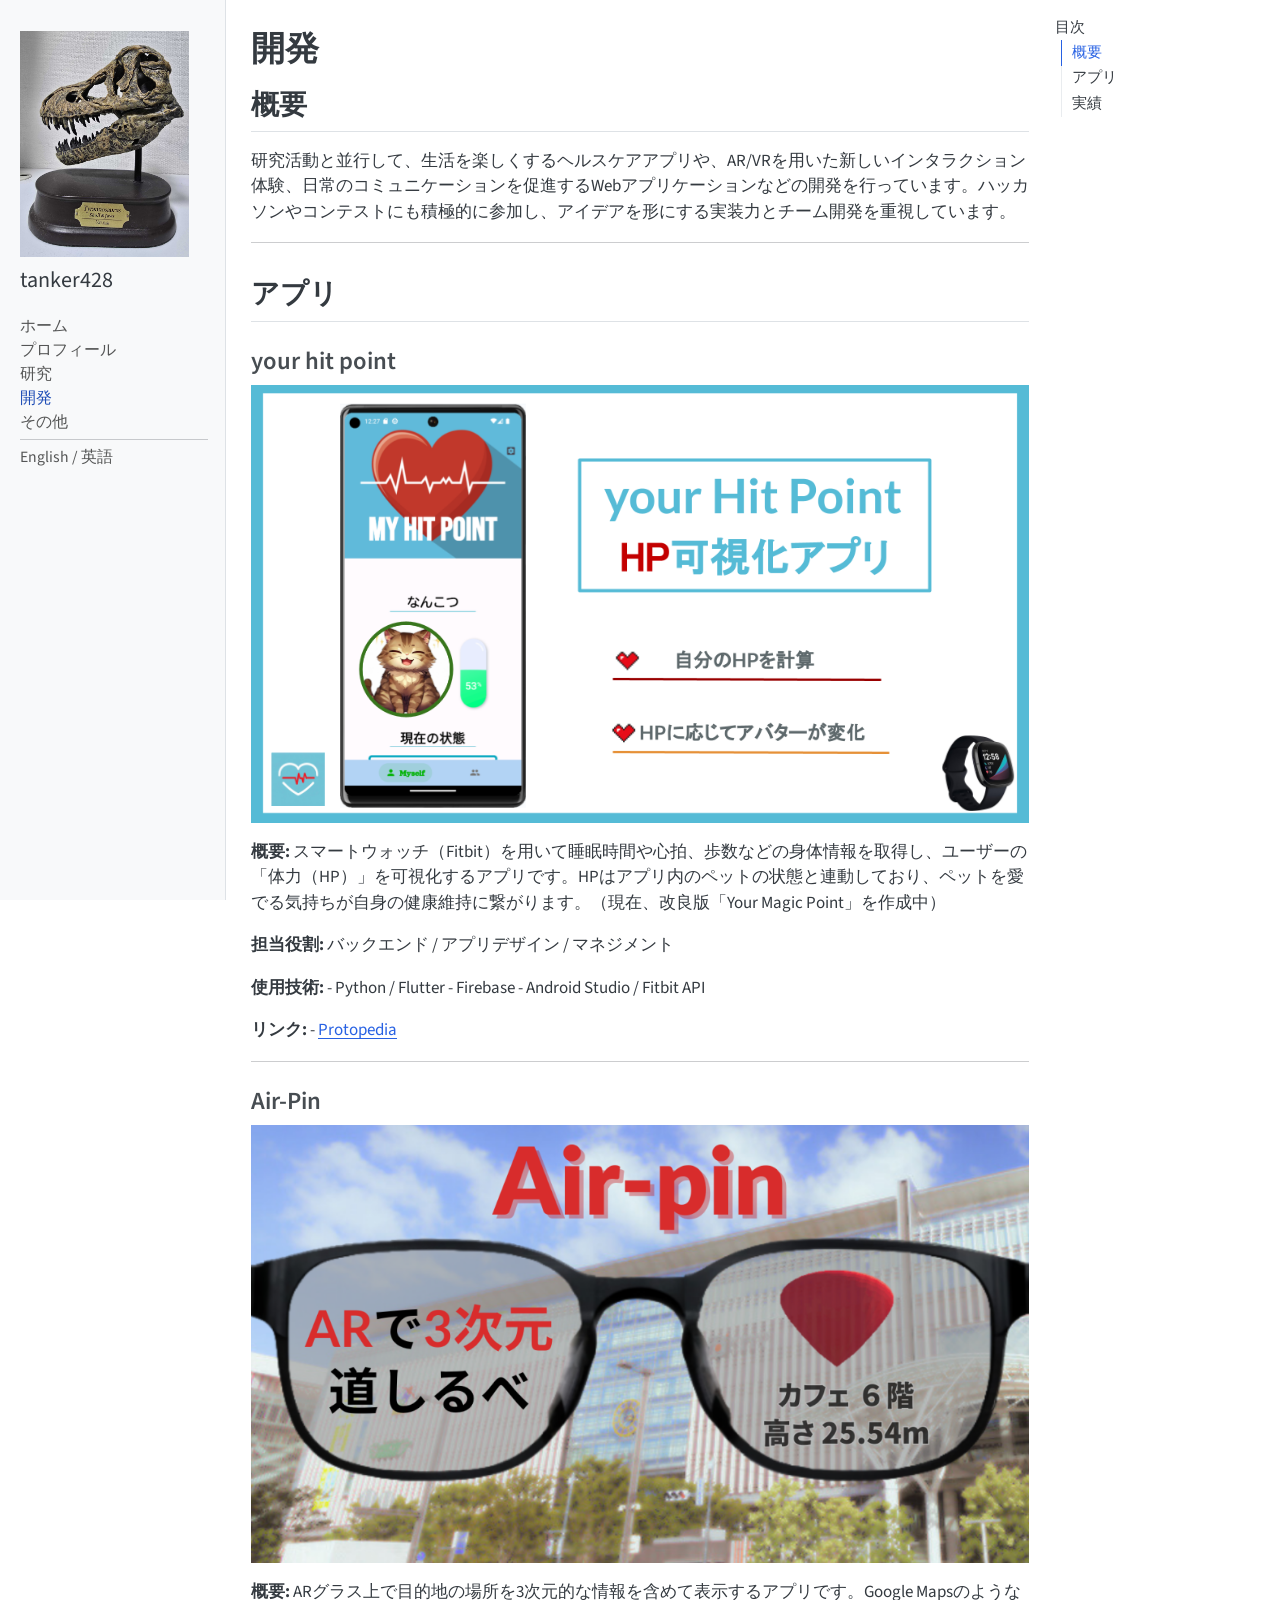
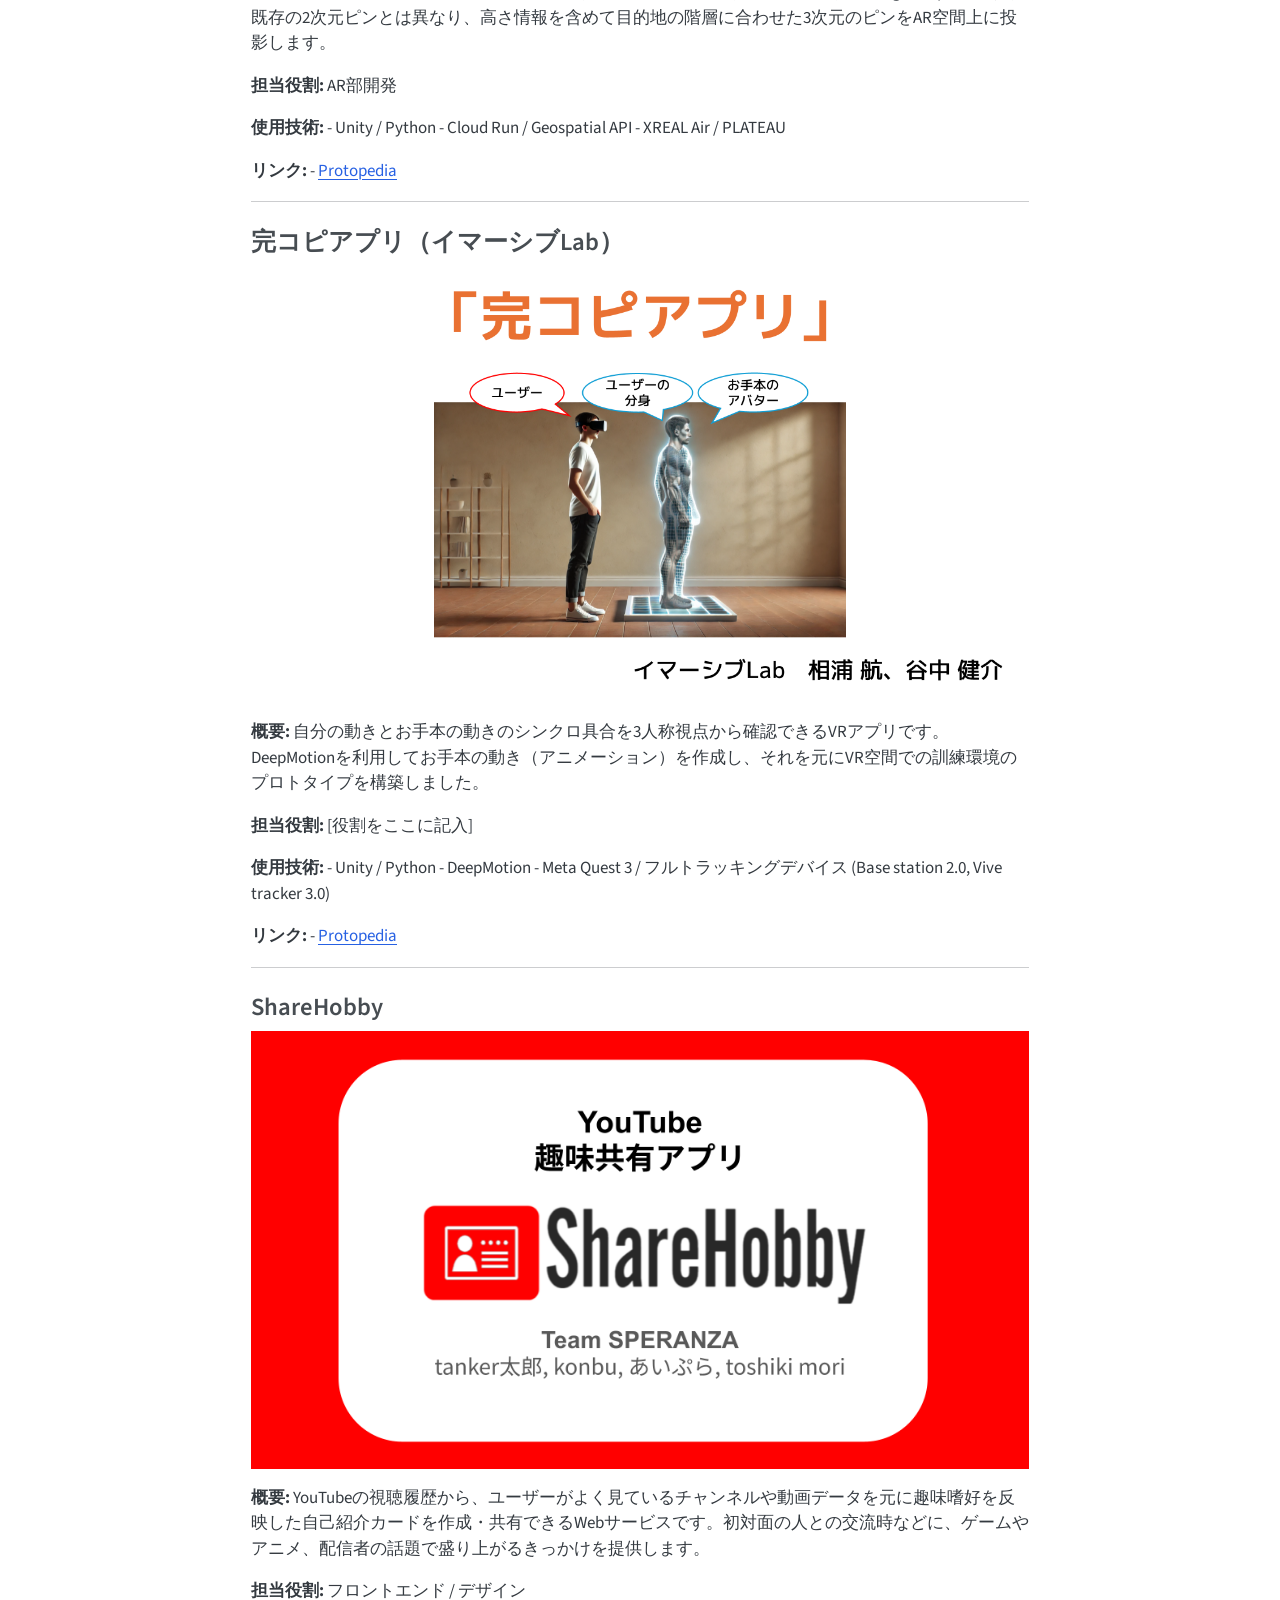
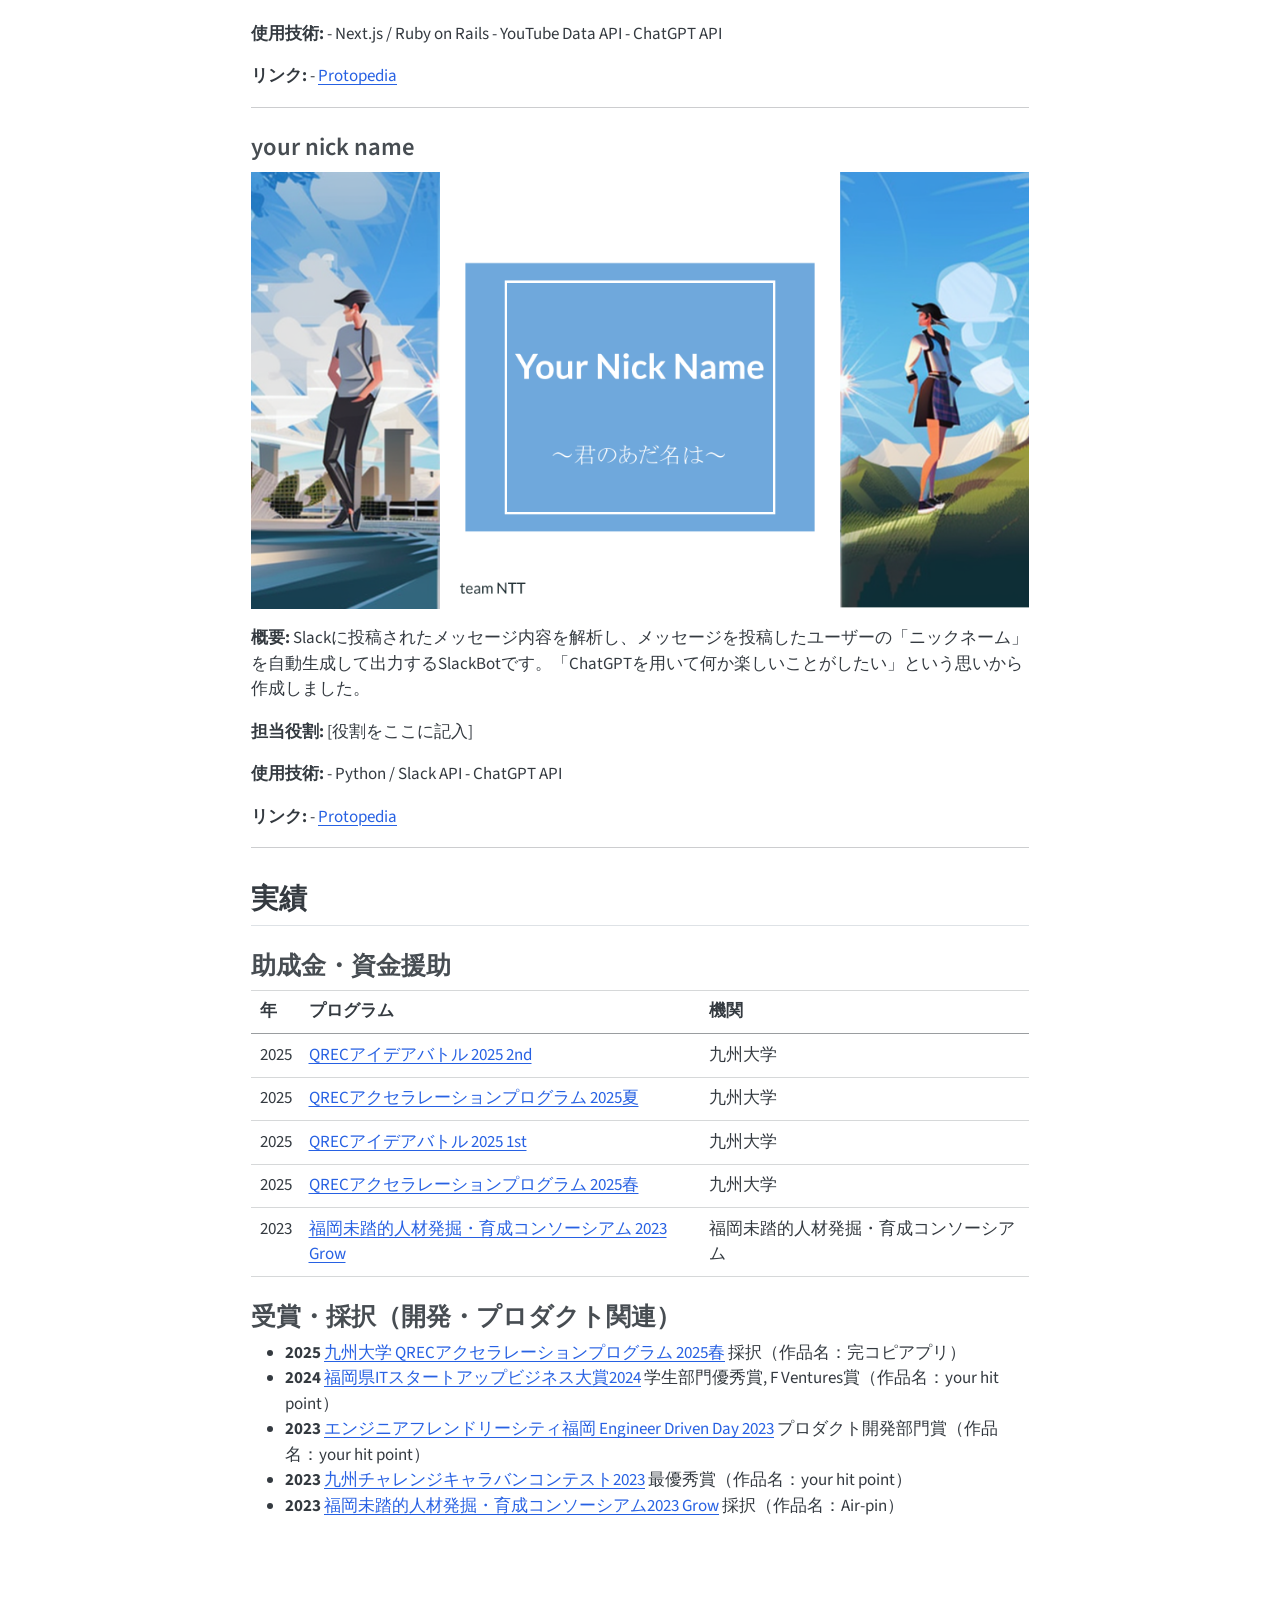
<file: docs/develop.html>
<!DOCTYPE html>
<html xmlns="http://www.w3.org/1999/xhtml" lang="ja" xml:lang="ja"><head>

<meta charset="utf-8">
<meta name="generator" content="quarto-1.9.37">

<meta name="viewport" content="width=device-width, initial-scale=1.0, user-scalable=yes">


<title>開発 – tanker 428</title>
<style>
/* Default styles provided by pandoc.
** See https://pandoc.org/MANUAL.html#variables-for-html for config info.
*/
code{white-space: pre-wrap;}
span.smallcaps{font-variant: small-caps;}
div.columns{display: flex; gap: min(4vw, 1.5em);}
div.column{flex: auto; overflow-x: auto;}
div.hanging-indent{margin-left: 1.5em; text-indent: -1.5em;}
ul.task-list{list-style: none;}
ul.task-list li input[type="checkbox"] {
  width: 0.8em;
  margin: 0 0.8em 0.2em -1em; /* quarto-specific, see https://github.com/quarto-dev/quarto-cli/issues/4556 */ 
  vertical-align: middle;
}
</style>


<script src="site_libs/quarto-nav/quarto-nav.js"></script>
<script src="site_libs/quarto-nav/headroom.min.js"></script>
<script src="site_libs/clipboard/clipboard.min.js"></script>
<script src="site_libs/quarto-search/autocomplete.umd.js"></script>
<script src="site_libs/quarto-search/fuse.min.js"></script>
<script src="site_libs/quarto-search/quarto-search.js"></script>
<meta name="quarto:offset" content="./">
<script src="site_libs/quarto-html/quarto.js" type="module"></script>
<script src="site_libs/quarto-html/tabsets/tabsets.js" type="module"></script>
<script src="site_libs/quarto-html/popper.min.js"></script>
<script src="site_libs/quarto-html/tippy.umd.min.js"></script>
<script src="site_libs/quarto-html/anchor.min.js"></script>
<link href="site_libs/quarto-html/tippy.css" rel="stylesheet">
<link href="site_libs/quarto-html/quarto-syntax-highlighting-7f8f88aac4f3542376d5c11b86a4c14d.css" rel="stylesheet" id="quarto-text-highlighting-styles">
<script src="site_libs/bootstrap/bootstrap.min.js"></script>
<link href="site_libs/bootstrap/bootstrap-icons.css" rel="stylesheet">
<link href="site_libs/bootstrap/bootstrap-787e033c7b6f65c9dfccb6078e5d2d34.min.css" rel="stylesheet" append-hash="true" id="quarto-bootstrap" data-mode="light">
<script id="quarto-search-options" type="application/json">{
  "location": "sidebar",
  "copy-button": false,
  "collapse-after": 3,
  "panel-placement": "start",
  "type": "textbox",
  "limit": 50,
  "keyboard-shortcut": [
    "f",
    "/",
    "s"
  ],
  "show-item-context": false,
  "language": {
    "search-no-results-text": "一致なし",
    "search-matching-documents-text": "一致した文書",
    "search-copy-link-title": "検索へのリンクをコピー",
    "search-hide-matches-text": "追加の検索結果を非表示",
    "search-more-match-text": "追加の検索結果",
    "search-more-matches-text": "追加の検索結果",
    "search-clear-button-title": "消去",
    "search-text-placeholder": "",
    "search-detached-cancel-button-title": "取消",
    "search-submit-button-title": "検索",
    "search-label": "サーチ"
  }
}</script>


<link rel="stylesheet" href="styles.css">
</head>

<body class="nav-sidebar docked quarto-light">

<div id="quarto-search-results"></div>
  <header id="quarto-header" class="headroom fixed-top">
  <nav class="quarto-secondary-nav">
    <div class="container-fluid d-flex">
      <button type="button" class="quarto-btn-toggle btn" data-bs-toggle="collapse" role="button" data-bs-target=".quarto-sidebar-collapse-item" aria-controls="quarto-sidebar" aria-expanded="false" aria-label="サイドバーを切り替える" onclick="if (window.quartoToggleHeadroom) { window.quartoToggleHeadroom(); }">
        <i class="bi bi-layout-text-sidebar-reverse"></i>
      </button>
        <nav class="quarto-page-breadcrumbs" aria-label="breadcrumb"><ol class="breadcrumb"><li class="breadcrumb-item"><a href="./develop.html">開発</a></li></ol></nav>
        <a class="flex-grow-1" role="navigation" data-bs-toggle="collapse" data-bs-target=".quarto-sidebar-collapse-item" aria-controls="quarto-sidebar" aria-expanded="false" aria-label="サイドバーを切り替える" onclick="if (window.quartoToggleHeadroom) { window.quartoToggleHeadroom(); }">      
        </a>
    </div>
  </nav>
</header>
<!-- content -->
<div id="quarto-content" class="quarto-container page-columns page-rows-contents page-layout-article">
<!-- sidebar -->
  <nav id="quarto-sidebar" class="sidebar collapse collapse-horizontal quarto-sidebar-collapse-item sidebar-navigation docked overflow-auto">
    <div class="pt-lg-2 mt-2 text-left sidebar-header sidebar-header-stacked">
      <a href="./index.html" class="sidebar-logo-link">
      <img src="./assets/icon2.jpg" alt="" class="sidebar-logo light-content py-0 d-lg-inline d-none">
      <img src="./assets/icon2.jpg" alt="" class="sidebar-logo dark-content py-0 d-lg-inline d-none">
      </a>
    <div class="sidebar-title mb-0 py-0">
      <a href="./">tanker428</a> 
    </div>
      </div>
    <div class="sidebar-menu-container"> 
    <ul class="list-unstyled mt-1">
        <li class="sidebar-item">
  <div class="sidebar-item-container"> 
  <a href="./index.html" class="sidebar-item-text sidebar-link">
 <span class="menu-text">ホーム</span></a>
  </div>
</li>
        <li class="sidebar-item">
  <div class="sidebar-item-container"> 
  <a href="./profile.html" class="sidebar-item-text sidebar-link">
 <span class="menu-text">プロフィール</span></a>
  </div>
</li>
        <li class="sidebar-item">
  <div class="sidebar-item-container"> 
  <a href="./research.html" class="sidebar-item-text sidebar-link">
 <span class="menu-text">研究</span></a>
  </div>
</li>
        <li class="sidebar-item">
  <div class="sidebar-item-container"> 
  <a href="./develop.html" class="sidebar-item-text sidebar-link active">
 <span class="menu-text">開発</span></a>
  </div>
</li>
        <li class="sidebar-item">
  <div class="sidebar-item-container"> 
  <a href="./other.html" class="sidebar-item-text sidebar-link">
 <span class="menu-text">その他</span></a>
  </div>
</li>
        <li class="px-0"><hr class="sidebar-divider hi "></li>
        <li class="sidebar-item">
  <div class="sidebar-item-container"> 
  <a href="./en/index.html" class="sidebar-item-text sidebar-link">
 <span class="menu-text">English / 英語</span></a>
  </div>
</li>
    </ul>
    </div>
</nav>
<div id="quarto-sidebar-glass" class="quarto-sidebar-collapse-item" data-bs-toggle="collapse" data-bs-target=".quarto-sidebar-collapse-item"></div>
<!-- margin-sidebar -->
    <div id="quarto-margin-sidebar" class="sidebar margin-sidebar">
        <nav id="TOC" role="doc-toc" class="toc-active">
    <h2 id="toc-title">目次</h2>
   
  <ul>
  <li><a href="#概要" id="toc-概要" class="nav-link active" data-scroll-target="#概要">概要</a></li>
  <li><a href="#アプリ" id="toc-アプリ" class="nav-link" data-scroll-target="#アプリ">アプリ</a>
  <ul class="collapse">
  <li><a href="#your-hit-point" id="toc-your-hit-point" class="nav-link" data-scroll-target="#your-hit-point">your hit point</a></li>
  <li><a href="#air-pin" id="toc-air-pin" class="nav-link" data-scroll-target="#air-pin">Air-Pin</a></li>
  <li><a href="#完コピアプリイマーシブlab" id="toc-完コピアプリイマーシブlab" class="nav-link" data-scroll-target="#完コピアプリイマーシブlab">完コピアプリ（イマーシブLab）</a></li>
  <li><a href="#sharehobby" id="toc-sharehobby" class="nav-link" data-scroll-target="#sharehobby">ShareHobby</a></li>
  <li><a href="#your-nick-name" id="toc-your-nick-name" class="nav-link" data-scroll-target="#your-nick-name">your nick name</a></li>
  </ul></li>
  <li><a href="#実績" id="toc-実績" class="nav-link" data-scroll-target="#実績">実績</a>
  <ul class="collapse">
  <li><a href="#助成金資金援助" id="toc-助成金資金援助" class="nav-link" data-scroll-target="#助成金資金援助">助成金・資金援助</a></li>
  <li><a href="#受賞採択開発プロダクト関連" id="toc-受賞採択開発プロダクト関連" class="nav-link" data-scroll-target="#受賞採択開発プロダクト関連">受賞・採択（開発・プロダクト関連）</a></li>
  </ul></li>
  </ul>
</nav>
    </div>
<!-- main -->
<main class="content" id="quarto-document-content">

<header id="title-block-header" class="quarto-title-block default">
<div class="quarto-title">
<h1 class="title">開発</h1>
</div>



<div class="quarto-title-meta">

    
  
    
  </div>
  


</header>


<section id="概要" class="level2">
<h2 class="anchored" data-anchor-id="概要">概要</h2>
<p>研究活動と並行して、生活を楽しくするヘルスケアアプリや、AR/VRを用いた新しいインタラクション体験、日常のコミュニケーションを促進するWebアプリケーションなどの開発を行っています。ハッカソンやコンテストにも積極的に参加し、アイデアを形にする実装力とチーム開発を重視しています。</p>
<hr>
</section>
<section id="アプリ" class="level2">
<h2 class="anchored" data-anchor-id="アプリ">アプリ</h2>
<section id="your-hit-point" class="level3">
<h3 class="anchored" data-anchor-id="your-hit-point">your hit point</h3>
<p><img src="assets/your_hit_point_screenshot.png" class="img-fluid"></p>
<p><strong>概要:</strong> スマートウォッチ（Fitbit）を用いて睡眠時間や心拍、歩数などの身体情報を取得し、ユーザーの「体力（HP）」を可視化するアプリです。HPはアプリ内のペットの状態と連動しており、ペットを愛でる気持ちが自身の健康維持に繋がります。（現在、改良版「Your Magic Point」を作成中）</p>
<p><strong>担当役割:</strong> バックエンド / アプリデザイン / マネジメント</p>
<p><strong>使用技術:</strong> - Python / Flutter - Firebase - Android Studio / Fitbit API</p>
<p><strong>リンク:</strong> - <a href="https://protopedia.net/prototype/4604">Protopedia</a></p>
<hr>
</section>
<section id="air-pin" class="level3">
<h3 class="anchored" data-anchor-id="air-pin">Air-Pin</h3>
<p><img src="assets/air_pin_screenshot.png" class="img-fluid"></p>
<p><strong>概要:</strong> ARグラス上で目的地の場所を3次元的な情報を含めて表示するアプリです。Google Mapsのような既存の2次元ピンとは異なり、高さ情報を含めて目的地の階層に合わせた3次元のピンをAR空間上に投影します。</p>
<p><strong>担当役割:</strong> AR部開発</p>
<p><strong>使用技術:</strong> - Unity / Python - Cloud Run / Geospatial API - XREAL Air / PLATEAU</p>
<p><strong>リンク:</strong> - <a href="https://protopedia.net/prototype/5094">Protopedia</a></p>
<hr>
</section>
<section id="完コピアプリイマーシブlab" class="level3">
<h3 class="anchored" data-anchor-id="完コピアプリイマーシブlab">完コピアプリ（イマーシブLab）</h3>
<p><img src="assets/kankopi_screenshot.png" class="img-fluid"></p>
<p><strong>概要:</strong> 自分の動きとお手本の動きのシンクロ具合を3人称視点から確認できるVRアプリです。DeepMotionを利用してお手本の動き（アニメーション）を作成し、それを元にVR空間での訓練環境のプロトタイプを構築しました。</p>
<p><strong>担当役割:</strong> [役割をここに記入]</p>
<p><strong>使用技術:</strong> - Unity / Python - DeepMotion - Meta Quest 3 / フルトラッキングデバイス (Base station 2.0, Vive tracker 3.0)</p>
<p><strong>リンク:</strong> - <a href="https://protopedia.net/prototype/6715">Protopedia</a></p>
<hr>
</section>
<section id="sharehobby" class="level3">
<h3 class="anchored" data-anchor-id="sharehobby">ShareHobby</h3>
<p><img src="assets/share_hobby_screenshot.png" class="img-fluid"></p>
<p><strong>概要:</strong> YouTubeの視聴履歴から、ユーザーがよく見ているチャンネルや動画データを元に趣味嗜好を反映した自己紹介カードを作成・共有できるWebサービスです。初対面の人との交流時などに、ゲームやアニメ、配信者の話題で盛り上がるきっかけを提供します。</p>
<p><strong>担当役割:</strong> フロントエンド / デザイン</p>
<p><strong>使用技術:</strong> - Next.js / Ruby on Rails - YouTube Data API - ChatGPT API</p>
<p><strong>リンク:</strong> - <a href="https://protopedia.net/prototype/5193">Protopedia</a></p>
<hr>
</section>
<section id="your-nick-name" class="level3">
<h3 class="anchored" data-anchor-id="your-nick-name">your nick name</h3>
<p><img src="assets/your_nick_name_screenshot.png" class="img-fluid"></p>
<p><strong>概要:</strong> Slackに投稿されたメッセージ内容を解析し、メッセージを投稿したユーザーの「ニックネーム」を自動生成して出力するSlackBotです。「ChatGPTを用いて何か楽しいことがしたい」という思いから作成しました。</p>
<p><strong>担当役割:</strong> [役割をここに記入]</p>
<p><strong>使用技術:</strong> - Python / Slack API - ChatGPT API</p>
<p><strong>リンク:</strong> - <a href="https://protopedia.net/prototype/5104">Protopedia</a></p>
<hr>
</section>
</section>
<section id="実績" class="level2">
<h2 class="anchored" data-anchor-id="実績">実績</h2>
<section id="助成金資金援助" class="level3">
<h3 class="anchored" data-anchor-id="助成金資金援助">助成金・資金援助</h3>
<table class="caption-top table">
<thead>
<tr class="header">
<th>年</th>
<th>プログラム</th>
<th>機関</th>
</tr>
</thead>
<tbody>
<tr class="odd">
<td>2025</td>
<td><a href="https://qrec.kyushu-u.ac.jp/news/idea-battle_20251109/">QRECアイデアバトル 2025 2nd</a></td>
<td>九州大学</td>
</tr>
<tr class="even">
<td>2025</td>
<td><a href="https://qrec.kyushu-u.ac.jp/news/acceleration-program_qsap03_adopters/">QRECアクセラレーションプログラム 2025夏</a></td>
<td>九州大学</td>
</tr>
<tr class="odd">
<td>2025</td>
<td><a href="https://qrec.kyushu-u.ac.jp/news/20250525_ib1st/">QRECアイデアバトル 2025 1st</a></td>
<td>九州大学</td>
</tr>
<tr class="even">
<td>2025</td>
<td><a href="https://qrec.kyushu-u.ac.jp/news/20251212_01/">QRECアクセラレーションプログラム 2025春</a></td>
<td>九州大学</td>
</tr>
<tr class="odd">
<td>2023</td>
<td><a href="https://mitou-fukuoka.org/works/air-pin/">福岡未踏的人材発掘・育成コンソーシアム 2023 Grow</a></td>
<td>福岡未踏的人材発掘・育成コンソーシアム</td>
</tr>
</tbody>
</table>
</section>
<section id="受賞採択開発プロダクト関連" class="level3">
<h3 class="anchored" data-anchor-id="受賞採択開発プロダクト関連">受賞・採択（開発・プロダクト関連）</h3>
<ul>
<li><strong>2025</strong> <a href="https://qrec.kyushu-u.ac.jp/news/20251212_01/">九州大学 QRECアクセラレーションプログラム 2025春</a> 採択（作品名：完コピアプリ）</li>
<li><strong>2024</strong> <a href="https://www.youtube.com/watch?v=cDuHPSLw_d8">福岡県ITスタートアップビジネス大賞2024</a> 学生部門優秀賞, F Ventures賞（作品名：your hit point）</li>
<li><strong>2023</strong> <a href="https://protopedia.net/event/engineerdrivenday2023">エンジニアフレンドリーシティ福岡 Engineer Driven Day 2023</a> プロダクト開発部門賞（作品名：your hit point）</li>
<li><strong>2023</strong> <a href="https://challecara.org/?page_id=3082">九州チャレンジキャラバンコンテスト2023</a> 最優秀賞（作品名：your hit point）</li>
<li><strong>2023</strong> <a href="https://mitou-fukuoka.org/works/air-pin/">福岡未踏的人材発掘・育成コンソーシアム2023 Grow</a> 採択（作品名：Air-pin）</li>
</ul>


</section>
</section>

</main> <!-- /main -->
<script>
(function () {
  var JA_TO_EN_LABEL = {
    'ホーム':         'Home',
    'プロフィール':   'Profile',
    '研究':           'Research',
    '開発':           'Develop',
    'その他':         'Other',
    'English / 英語': '日本語 / Japanese'
  };

  var JA_TO_EN_HREF = {
    'ホーム':         'index.html',
    'プロフィール':   'profile.html',
    '研究':           'research.html',
    '開発':           'develop.html',
    'その他':         'other.html'
  };

  document.addEventListener('DOMContentLoaded', function () {
    var path = window.location.pathname;
    var parts = path.split('/');
    var filename = parts[parts.length - 1];
    if (!filename || !filename.endsWith('.html')) filename = 'index.html';

    var isEn = path.includes('/en/');

    document.querySelectorAll('.sidebar-item a').forEach(function (a) {
      var txt = (a.textContent || '').trim();

      if (isEn) {
        if (JA_TO_EN_HREF.hasOwnProperty(txt)) {
          a.href = JA_TO_EN_HREF[txt];
          a.textContent = JA_TO_EN_LABEL[txt];
          // 現在ページに対応するタブに active を付与
          a.classList.remove('active');
          if (JA_TO_EN_HREF[txt] === filename) {
            a.classList.add('active');
          }
        } else if (txt === 'English / 英語') {
          a.href = '../' + filename;
          a.textContent = '日本語 / Japanese';
          a.classList.remove('active');
          a.closest('.sidebar-item').classList.add('lang-toggle-item');
        }
      } else {
        if (txt === 'English / 英語') {
          a.href = 'en/' + filename;
          a.closest('.sidebar-item').classList.add('lang-toggle-item');
        }
      }
    });
  });
})();
</script>
<script id="quarto-html-after-body" type="application/javascript">
  window.document.addEventListener("DOMContentLoaded", function (event) {
    const icon = "";
    const anchorJS = new window.AnchorJS();
    anchorJS.options = {
      placement: 'right',
      icon: icon
    };
    anchorJS.add('.anchored');
    const isCodeAnnotation = (el) => {
      for (const clz of el.classList) {
        if (clz.startsWith('code-annotation-')) {                     
          return true;
        }
      }
      return false;
    }
    const onCopySuccess = function(e) {
      // button target
      const button = e.trigger;
      // don't keep focus
      button.blur();
      // flash "checked"
      button.classList.add('code-copy-button-checked');
      var currentTitle = button.getAttribute("title");
      button.setAttribute("title", "コピーしました");
      let tooltip;
      if (window.bootstrap) {
        button.setAttribute("data-bs-toggle", "tooltip");
        button.setAttribute("data-bs-placement", "left");
        button.setAttribute("data-bs-title", "コピーしました");
        tooltip = new bootstrap.Tooltip(button, 
          { trigger: "manual", 
            customClass: "code-copy-button-tooltip",
            offset: [0, -8]});
        tooltip.show();    
      }
      setTimeout(function() {
        if (tooltip) {
          tooltip.hide();
          button.removeAttribute("data-bs-title");
          button.removeAttribute("data-bs-toggle");
          button.removeAttribute("data-bs-placement");
        }
        button.setAttribute("title", currentTitle);
        button.classList.remove('code-copy-button-checked');
      }, 1000);
      // clear code selection
      e.clearSelection();
    }
    const getTextToCopy = function(trigger) {
      const outerScaffold = trigger.parentElement.cloneNode(true);
      const codeEl = outerScaffold.querySelector('code');
      for (const childEl of codeEl.children) {
        if (isCodeAnnotation(childEl)) {
          childEl.remove();
        }
      }
      return codeEl.innerText;
    }
    const clipboard = new window.ClipboardJS('.code-copy-button:not([data-in-quarto-modal])', {
      text: getTextToCopy
    });
    clipboard.on('success', onCopySuccess);
    if (window.document.getElementById('quarto-embedded-source-code-modal')) {
      const clipboardModal = new window.ClipboardJS('.code-copy-button[data-in-quarto-modal]', {
        text: getTextToCopy,
        container: window.document.getElementById('quarto-embedded-source-code-modal')
      });
      clipboardModal.on('success', onCopySuccess);
    }
      var localhostRegex = new RegExp(/^(?:http|https):\/\/localhost\:?[0-9]*\//);
      var mailtoRegex = new RegExp(/^mailto:/);
        var filterRegex = new RegExp('/' + window.location.host + '/');
      var isInternal = (href) => {
          return filterRegex.test(href) || localhostRegex.test(href) || mailtoRegex.test(href);
      }
      // Inspect non-navigation links and adorn them if external
     var links = window.document.querySelectorAll('a[href]:not(.nav-link):not(.navbar-brand):not(.toc-action):not(.sidebar-link):not(.sidebar-item-toggle):not(.pagination-link):not(.no-external):not([aria-hidden]):not(.dropdown-item):not(.quarto-navigation-tool):not(.about-link)');
      for (var i=0; i<links.length; i++) {
        const link = links[i];
        if (!isInternal(link.href)) {
          // undo the damage that might have been done by quarto-nav.js in the case of
          // links that we want to consider external
          if (link.dataset.originalHref !== undefined) {
            link.href = link.dataset.originalHref;
          }
        }
      }
    function tippyHover(el, contentFn, onTriggerFn, onUntriggerFn) {
      const config = {
        allowHTML: true,
        maxWidth: 500,
        delay: 100,
        arrow: false,
        appendTo: function(el) {
            return el.parentElement;
        },
        interactive: true,
        interactiveBorder: 10,
        theme: 'quarto',
        placement: 'bottom-start',
      };
      if (contentFn) {
        config.content = contentFn;
      }
      if (onTriggerFn) {
        config.onTrigger = onTriggerFn;
      }
      if (onUntriggerFn) {
        config.onUntrigger = onUntriggerFn;
      }
      window.tippy(el, config); 
    }
    const noterefs = window.document.querySelectorAll('a[role="doc-noteref"]');
    for (var i=0; i<noterefs.length; i++) {
      const ref = noterefs[i];
      tippyHover(ref, function() {
        // use id or data attribute instead here
        let href = ref.getAttribute('data-footnote-href') || ref.getAttribute('href');
        try { href = new URL(href).hash; } catch {}
        const id = href.replace(/^#\/?/, "");
        const note = window.document.getElementById(id);
        if (note) {
          return note.innerHTML;
        } else {
          return "";
        }
      });
    }
    const xrefs = window.document.querySelectorAll('a.quarto-xref');
    const processXRef = (id, note) => {
      // Strip column container classes
      const stripColumnClz = (el) => {
        el.classList.remove("page-full", "page-columns");
        if (el.children) {
          for (const child of el.children) {
            stripColumnClz(child);
          }
        }
      }
      stripColumnClz(note)
      if (id === null || id.startsWith('sec-')) {
        // Special case sections, only their first couple elements
        const container = document.createElement("div");
        if (note.children && note.children.length > 2) {
          container.appendChild(note.children[0].cloneNode(true));
          for (let i = 1; i < note.children.length; i++) {
            const child = note.children[i];
            if (child.tagName === "P" && child.innerText === "") {
              continue;
            } else {
              container.appendChild(child.cloneNode(true));
              break;
            }
          }
          if (window.Quarto?.typesetMath) {
            window.Quarto.typesetMath(container);
          }
          return container.innerHTML
        } else {
          if (window.Quarto?.typesetMath) {
            window.Quarto.typesetMath(note);
          }
          return note.innerHTML;
        }
      } else {
        // Remove any anchor links if they are present
        const anchorLink = note.querySelector('a.anchorjs-link');
        if (anchorLink) {
          anchorLink.remove();
        }
        if (window.Quarto?.typesetMath) {
          window.Quarto.typesetMath(note);
        }
        if (note.classList.contains("callout")) {
          return note.outerHTML;
        } else {
          return note.innerHTML;
        }
      }
    }
    for (var i=0; i<xrefs.length; i++) {
      const xref = xrefs[i];
      tippyHover(xref, undefined, function(instance) {
        instance.disable();
        let url = xref.getAttribute('href');
        let hash = undefined; 
        if (url.startsWith('#')) {
          hash = url;
        } else {
          try { hash = new URL(url).hash; } catch {}
        }
        if (hash) {
          const id = hash.replace(/^#\/?/, "");
          const note = window.document.getElementById(id);
          if (note !== null) {
            try {
              const html = processXRef(id, note.cloneNode(true));
              instance.setContent(html);
            } finally {
              instance.enable();
              instance.show();
            }
          } else {
            // See if we can fetch this
            fetch(url.split('#')[0])
            .then(res => res.text())
            .then(html => {
              const parser = new DOMParser();
              const htmlDoc = parser.parseFromString(html, "text/html");
              const note = htmlDoc.getElementById(id);
              if (note !== null) {
                const html = processXRef(id, note);
                instance.setContent(html);
              } 
            }).finally(() => {
              instance.enable();
              instance.show();
            });
          }
        } else {
          // See if we can fetch a full url (with no hash to target)
          // This is a special case and we should probably do some content thinning / targeting
          fetch(url)
          .then(res => res.text())
          .then(html => {
            const parser = new DOMParser();
            const htmlDoc = parser.parseFromString(html, "text/html");
            const note = htmlDoc.querySelector('main.content');
            if (note !== null) {
              // This should only happen for chapter cross references
              // (since there is no id in the URL)
              // remove the first header
              if (note.children.length > 0 && note.children[0].tagName === "HEADER") {
                note.children[0].remove();
              }
              const html = processXRef(null, note);
              instance.setContent(html);
            } 
          }).finally(() => {
            instance.enable();
            instance.show();
          });
        }
      }, function(instance) {
      });
    }
        let selectedAnnoteEl;
        const selectorForAnnotation = ( cell, annotation) => {
          let cellAttr = 'data-code-cell="' + cell + '"';
          let lineAttr = 'data-code-annotation="' +  annotation + '"';
          const selector = 'span[' + cellAttr + '][' + lineAttr + ']';
          return selector;
        }
        const selectCodeLines = (annoteEl) => {
          const doc = window.document;
          const targetCell = annoteEl.getAttribute("data-target-cell");
          const targetAnnotation = annoteEl.getAttribute("data-target-annotation");
          const annoteSpan = window.document.querySelector(selectorForAnnotation(targetCell, targetAnnotation));
          const lines = annoteSpan.getAttribute("data-code-lines").split(",");
          const lineIds = lines.map((line) => {
            return targetCell + "-" + line;
          })
          let top = null;
          let height = null;
          let parent = null;
          if (lineIds.length > 0) {
              //compute the position of the single el (top and bottom and make a div)
              const el = window.document.getElementById(lineIds[0]);
              top = el.offsetTop;
              height = el.offsetHeight;
              parent = el.parentElement.parentElement;
            if (lineIds.length > 1) {
              const lastEl = window.document.getElementById(lineIds[lineIds.length - 1]);
              const bottom = lastEl.offsetTop + lastEl.offsetHeight;
              height = bottom - top;
            }
            if (top !== null && height !== null && parent !== null) {
              // cook up a div (if necessary) and position it 
              let div = window.document.getElementById("code-annotation-line-highlight");
              if (div === null) {
                div = window.document.createElement("div");
                div.setAttribute("id", "code-annotation-line-highlight");
                div.style.position = 'absolute';
                parent.appendChild(div);
              }
              div.style.top = top - 2 + "px";
              div.style.height = height + 4 + "px";
              div.style.left = 0;
              let gutterDiv = window.document.getElementById("code-annotation-line-highlight-gutter");
              if (gutterDiv === null) {
                gutterDiv = window.document.createElement("div");
                gutterDiv.setAttribute("id", "code-annotation-line-highlight-gutter");
                gutterDiv.style.position = 'absolute';
                const codeCell = window.document.getElementById(targetCell);
                const gutter = codeCell.querySelector('.code-annotation-gutter');
                gutter.appendChild(gutterDiv);
              }
              gutterDiv.style.top = top - 2 + "px";
              gutterDiv.style.height = height + 4 + "px";
            }
            selectedAnnoteEl = annoteEl;
          }
        };
        const unselectCodeLines = () => {
          const elementsIds = ["code-annotation-line-highlight", "code-annotation-line-highlight-gutter"];
          elementsIds.forEach((elId) => {
            const div = window.document.getElementById(elId);
            if (div) {
              div.remove();
            }
          });
          selectedAnnoteEl = undefined;
        };
          // Handle positioning of the toggle
      window.addEventListener(
        "resize",
        throttle(() => {
          elRect = undefined;
          if (selectedAnnoteEl) {
            selectCodeLines(selectedAnnoteEl);
          }
        }, 10)
      );
      function throttle(fn, ms) {
      let throttle = false;
      let timer;
        return (...args) => {
          if(!throttle) { // first call gets through
              fn.apply(this, args);
              throttle = true;
          } else { // all the others get throttled
              if(timer) clearTimeout(timer); // cancel #2
              timer = setTimeout(() => {
                fn.apply(this, args);
                timer = throttle = false;
              }, ms);
          }
        };
      }
        // Attach click handler to the DT
        const annoteDls = window.document.querySelectorAll('dt[data-target-cell]');
        for (const annoteDlNode of annoteDls) {
          annoteDlNode.addEventListener('click', (event) => {
            const clickedEl = event.target;
            if (clickedEl !== selectedAnnoteEl) {
              unselectCodeLines();
              const activeEl = window.document.querySelector('dt[data-target-cell].code-annotation-active');
              if (activeEl) {
                activeEl.classList.remove('code-annotation-active');
              }
              selectCodeLines(clickedEl);
              clickedEl.classList.add('code-annotation-active');
            } else {
              // Unselect the line
              unselectCodeLines();
              clickedEl.classList.remove('code-annotation-active');
            }
          });
        }
    const findCites = (el) => {
      const parentEl = el.parentElement;
      if (parentEl) {
        const cites = parentEl.dataset.cites;
        if (cites) {
          return {
            el,
            cites: cites.split(' ')
          };
        } else {
          return findCites(el.parentElement)
        }
      } else {
        return undefined;
      }
    };
    var bibliorefs = window.document.querySelectorAll('a[role="doc-biblioref"]');
    for (var i=0; i<bibliorefs.length; i++) {
      const ref = bibliorefs[i];
      const citeInfo = findCites(ref);
      if (citeInfo) {
        tippyHover(citeInfo.el, function() {
          var popup = window.document.createElement('div');
          citeInfo.cites.forEach(function(cite) {
            var citeDiv = window.document.createElement('div');
            citeDiv.classList.add('hanging-indent');
            citeDiv.classList.add('csl-entry');
            var biblioDiv = window.document.getElementById('ref-' + cite);
            if (biblioDiv) {
              citeDiv.innerHTML = biblioDiv.innerHTML;
            }
            popup.appendChild(citeDiv);
          });
          return popup.innerHTML;
        });
      }
    }
  });
  </script>
</div> <!-- /content -->




</body></html>
</file>
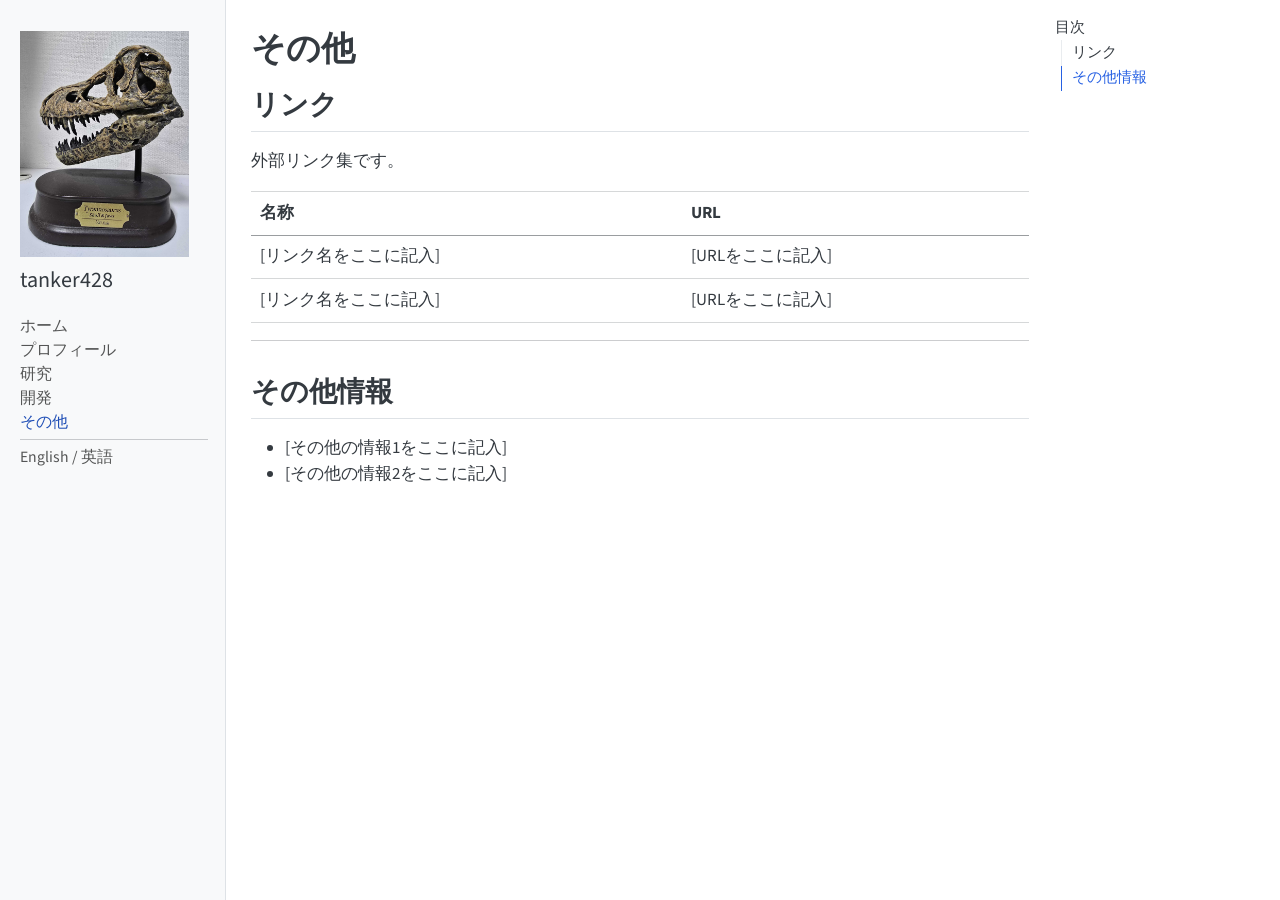
<file: docs/other.html>
<!DOCTYPE html>
<html xmlns="http://www.w3.org/1999/xhtml" lang="ja" xml:lang="ja"><head>

<meta charset="utf-8">
<meta name="generator" content="quarto-1.9.37">

<meta name="viewport" content="width=device-width, initial-scale=1.0, user-scalable=yes">


<title>その他 – tanker 428</title>
<style>
/* Default styles provided by pandoc.
** See https://pandoc.org/MANUAL.html#variables-for-html for config info.
*/
code{white-space: pre-wrap;}
span.smallcaps{font-variant: small-caps;}
div.columns{display: flex; gap: min(4vw, 1.5em);}
div.column{flex: auto; overflow-x: auto;}
div.hanging-indent{margin-left: 1.5em; text-indent: -1.5em;}
ul.task-list{list-style: none;}
ul.task-list li input[type="checkbox"] {
  width: 0.8em;
  margin: 0 0.8em 0.2em -1em; /* quarto-specific, see https://github.com/quarto-dev/quarto-cli/issues/4556 */ 
  vertical-align: middle;
}
</style>


<script src="site_libs/quarto-nav/quarto-nav.js"></script>
<script src="site_libs/quarto-nav/headroom.min.js"></script>
<script src="site_libs/clipboard/clipboard.min.js"></script>
<script src="site_libs/quarto-search/autocomplete.umd.js"></script>
<script src="site_libs/quarto-search/fuse.min.js"></script>
<script src="site_libs/quarto-search/quarto-search.js"></script>
<meta name="quarto:offset" content="./">
<script src="site_libs/quarto-html/quarto.js" type="module"></script>
<script src="site_libs/quarto-html/tabsets/tabsets.js" type="module"></script>
<script src="site_libs/quarto-html/popper.min.js"></script>
<script src="site_libs/quarto-html/tippy.umd.min.js"></script>
<script src="site_libs/quarto-html/anchor.min.js"></script>
<link href="site_libs/quarto-html/tippy.css" rel="stylesheet">
<link href="site_libs/quarto-html/quarto-syntax-highlighting-7f8f88aac4f3542376d5c11b86a4c14d.css" rel="stylesheet" id="quarto-text-highlighting-styles">
<script src="site_libs/bootstrap/bootstrap.min.js"></script>
<link href="site_libs/bootstrap/bootstrap-icons.css" rel="stylesheet">
<link href="site_libs/bootstrap/bootstrap-787e033c7b6f65c9dfccb6078e5d2d34.min.css" rel="stylesheet" append-hash="true" id="quarto-bootstrap" data-mode="light">
<script id="quarto-search-options" type="application/json">{
  "location": "sidebar",
  "copy-button": false,
  "collapse-after": 3,
  "panel-placement": "start",
  "type": "textbox",
  "limit": 50,
  "keyboard-shortcut": [
    "f",
    "/",
    "s"
  ],
  "show-item-context": false,
  "language": {
    "search-no-results-text": "一致なし",
    "search-matching-documents-text": "一致した文書",
    "search-copy-link-title": "検索へのリンクをコピー",
    "search-hide-matches-text": "追加の検索結果を非表示",
    "search-more-match-text": "追加の検索結果",
    "search-more-matches-text": "追加の検索結果",
    "search-clear-button-title": "消去",
    "search-text-placeholder": "",
    "search-detached-cancel-button-title": "取消",
    "search-submit-button-title": "検索",
    "search-label": "サーチ"
  }
}</script>


<link rel="stylesheet" href="styles.css">
</head>

<body class="nav-sidebar docked quarto-light">

<div id="quarto-search-results"></div>
  <header id="quarto-header" class="headroom fixed-top">
  <nav class="quarto-secondary-nav">
    <div class="container-fluid d-flex">
      <button type="button" class="quarto-btn-toggle btn" data-bs-toggle="collapse" role="button" data-bs-target=".quarto-sidebar-collapse-item" aria-controls="quarto-sidebar" aria-expanded="false" aria-label="サイドバーを切り替える" onclick="if (window.quartoToggleHeadroom) { window.quartoToggleHeadroom(); }">
        <i class="bi bi-layout-text-sidebar-reverse"></i>
      </button>
        <nav class="quarto-page-breadcrumbs" aria-label="breadcrumb"><ol class="breadcrumb"><li class="breadcrumb-item"><a href="./other.html">その他</a></li></ol></nav>
        <a class="flex-grow-1" role="navigation" data-bs-toggle="collapse" data-bs-target=".quarto-sidebar-collapse-item" aria-controls="quarto-sidebar" aria-expanded="false" aria-label="サイドバーを切り替える" onclick="if (window.quartoToggleHeadroom) { window.quartoToggleHeadroom(); }">      
        </a>
    </div>
  </nav>
</header>
<!-- content -->
<div id="quarto-content" class="quarto-container page-columns page-rows-contents page-layout-article">
<!-- sidebar -->
  <nav id="quarto-sidebar" class="sidebar collapse collapse-horizontal quarto-sidebar-collapse-item sidebar-navigation docked overflow-auto">
    <div class="pt-lg-2 mt-2 text-left sidebar-header sidebar-header-stacked">
      <a href="./index.html" class="sidebar-logo-link">
      <img src="./assets/icon2.jpg" alt="" class="sidebar-logo light-content py-0 d-lg-inline d-none">
      <img src="./assets/icon2.jpg" alt="" class="sidebar-logo dark-content py-0 d-lg-inline d-none">
      </a>
    <div class="sidebar-title mb-0 py-0">
      <a href="./">tanker428</a> 
    </div>
      </div>
    <div class="sidebar-menu-container"> 
    <ul class="list-unstyled mt-1">
        <li class="sidebar-item">
  <div class="sidebar-item-container"> 
  <a href="./index.html" class="sidebar-item-text sidebar-link">
 <span class="menu-text">ホーム</span></a>
  </div>
</li>
        <li class="sidebar-item">
  <div class="sidebar-item-container"> 
  <a href="./profile.html" class="sidebar-item-text sidebar-link">
 <span class="menu-text">プロフィール</span></a>
  </div>
</li>
        <li class="sidebar-item">
  <div class="sidebar-item-container"> 
  <a href="./research.html" class="sidebar-item-text sidebar-link">
 <span class="menu-text">研究</span></a>
  </div>
</li>
        <li class="sidebar-item">
  <div class="sidebar-item-container"> 
  <a href="./develop.html" class="sidebar-item-text sidebar-link">
 <span class="menu-text">開発</span></a>
  </div>
</li>
        <li class="sidebar-item">
  <div class="sidebar-item-container"> 
  <a href="./other.html" class="sidebar-item-text sidebar-link active">
 <span class="menu-text">その他</span></a>
  </div>
</li>
        <li class="px-0"><hr class="sidebar-divider hi "></li>
        <li class="sidebar-item">
  <div class="sidebar-item-container"> 
  <a href="./en/index.html" class="sidebar-item-text sidebar-link">
 <span class="menu-text">English / 英語</span></a>
  </div>
</li>
    </ul>
    </div>
</nav>
<div id="quarto-sidebar-glass" class="quarto-sidebar-collapse-item" data-bs-toggle="collapse" data-bs-target=".quarto-sidebar-collapse-item"></div>
<!-- margin-sidebar -->
    <div id="quarto-margin-sidebar" class="sidebar margin-sidebar">
        <nav id="TOC" role="doc-toc" class="toc-active">
    <h2 id="toc-title">目次</h2>
   
  <ul>
  <li><a href="#リンク" id="toc-リンク" class="nav-link active" data-scroll-target="#リンク">リンク</a></li>
  <li><a href="#その他情報" id="toc-その他情報" class="nav-link" data-scroll-target="#その他情報">その他情報</a></li>
  </ul>
</nav>
    </div>
<!-- main -->
<main class="content" id="quarto-document-content">

<header id="title-block-header" class="quarto-title-block default">
<div class="quarto-title">
<h1 class="title">その他</h1>
</div>



<div class="quarto-title-meta">

    
  
    
  </div>
  


</header>


<section id="リンク" class="level2">
<h2 class="anchored" data-anchor-id="リンク">リンク</h2>
<p>外部リンク集です。</p>
<table class="caption-top table">
<thead>
<tr class="header">
<th>名称</th>
<th>URL</th>
</tr>
</thead>
<tbody>
<tr class="odd">
<td>[リンク名をここに記入]</td>
<td>[URLをここに記入]</td>
</tr>
<tr class="even">
<td>[リンク名をここに記入]</td>
<td>[URLをここに記入]</td>
</tr>
</tbody>
</table>
<hr>
</section>
<section id="その他情報" class="level2">
<h2 class="anchored" data-anchor-id="その他情報">その他情報</h2>
<ul>
<li>[その他の情報1をここに記入]</li>
<li>[その他の情報2をここに記入]</li>
</ul>


</section>

</main> <!-- /main -->
<script>
(function () {
  var JA_TO_EN_LABEL = {
    'ホーム':         'Home',
    'プロフィール':   'Profile',
    '研究':           'Research',
    '開発':           'Develop',
    'その他':         'Other',
    'English / 英語': '日本語 / Japanese'
  };

  var JA_TO_EN_HREF = {
    'ホーム':         'index.html',
    'プロフィール':   'profile.html',
    '研究':           'research.html',
    '開発':           'develop.html',
    'その他':         'other.html'
  };

  document.addEventListener('DOMContentLoaded', function () {
    var path = window.location.pathname;
    var parts = path.split('/');
    var filename = parts[parts.length - 1];
    if (!filename || !filename.endsWith('.html')) filename = 'index.html';

    var isEn = path.includes('/en/');

    document.querySelectorAll('.sidebar-item a').forEach(function (a) {
      var txt = (a.textContent || '').trim();

      if (isEn) {
        if (JA_TO_EN_HREF.hasOwnProperty(txt)) {
          a.href = JA_TO_EN_HREF[txt];
          a.textContent = JA_TO_EN_LABEL[txt];
          // 現在ページに対応するタブに active を付与
          a.classList.remove('active');
          if (JA_TO_EN_HREF[txt] === filename) {
            a.classList.add('active');
          }
        } else if (txt === 'English / 英語') {
          a.href = '../' + filename;
          a.textContent = '日本語 / Japanese';
          a.classList.remove('active');
          a.closest('.sidebar-item').classList.add('lang-toggle-item');
        }
      } else {
        if (txt === 'English / 英語') {
          a.href = 'en/' + filename;
          a.closest('.sidebar-item').classList.add('lang-toggle-item');
        }
      }
    });
  });
})();
</script>
<script id="quarto-html-after-body" type="application/javascript">
  window.document.addEventListener("DOMContentLoaded", function (event) {
    const icon = "";
    const anchorJS = new window.AnchorJS();
    anchorJS.options = {
      placement: 'right',
      icon: icon
    };
    anchorJS.add('.anchored');
    const isCodeAnnotation = (el) => {
      for (const clz of el.classList) {
        if (clz.startsWith('code-annotation-')) {                     
          return true;
        }
      }
      return false;
    }
    const onCopySuccess = function(e) {
      // button target
      const button = e.trigger;
      // don't keep focus
      button.blur();
      // flash "checked"
      button.classList.add('code-copy-button-checked');
      var currentTitle = button.getAttribute("title");
      button.setAttribute("title", "コピーしました");
      let tooltip;
      if (window.bootstrap) {
        button.setAttribute("data-bs-toggle", "tooltip");
        button.setAttribute("data-bs-placement", "left");
        button.setAttribute("data-bs-title", "コピーしました");
        tooltip = new bootstrap.Tooltip(button, 
          { trigger: "manual", 
            customClass: "code-copy-button-tooltip",
            offset: [0, -8]});
        tooltip.show();    
      }
      setTimeout(function() {
        if (tooltip) {
          tooltip.hide();
          button.removeAttribute("data-bs-title");
          button.removeAttribute("data-bs-toggle");
          button.removeAttribute("data-bs-placement");
        }
        button.setAttribute("title", currentTitle);
        button.classList.remove('code-copy-button-checked');
      }, 1000);
      // clear code selection
      e.clearSelection();
    }
    const getTextToCopy = function(trigger) {
      const outerScaffold = trigger.parentElement.cloneNode(true);
      const codeEl = outerScaffold.querySelector('code');
      for (const childEl of codeEl.children) {
        if (isCodeAnnotation(childEl)) {
          childEl.remove();
        }
      }
      return codeEl.innerText;
    }
    const clipboard = new window.ClipboardJS('.code-copy-button:not([data-in-quarto-modal])', {
      text: getTextToCopy
    });
    clipboard.on('success', onCopySuccess);
    if (window.document.getElementById('quarto-embedded-source-code-modal')) {
      const clipboardModal = new window.ClipboardJS('.code-copy-button[data-in-quarto-modal]', {
        text: getTextToCopy,
        container: window.document.getElementById('quarto-embedded-source-code-modal')
      });
      clipboardModal.on('success', onCopySuccess);
    }
      var localhostRegex = new RegExp(/^(?:http|https):\/\/localhost\:?[0-9]*\//);
      var mailtoRegex = new RegExp(/^mailto:/);
        var filterRegex = new RegExp('/' + window.location.host + '/');
      var isInternal = (href) => {
          return filterRegex.test(href) || localhostRegex.test(href) || mailtoRegex.test(href);
      }
      // Inspect non-navigation links and adorn them if external
     var links = window.document.querySelectorAll('a[href]:not(.nav-link):not(.navbar-brand):not(.toc-action):not(.sidebar-link):not(.sidebar-item-toggle):not(.pagination-link):not(.no-external):not([aria-hidden]):not(.dropdown-item):not(.quarto-navigation-tool):not(.about-link)');
      for (var i=0; i<links.length; i++) {
        const link = links[i];
        if (!isInternal(link.href)) {
          // undo the damage that might have been done by quarto-nav.js in the case of
          // links that we want to consider external
          if (link.dataset.originalHref !== undefined) {
            link.href = link.dataset.originalHref;
          }
        }
      }
    function tippyHover(el, contentFn, onTriggerFn, onUntriggerFn) {
      const config = {
        allowHTML: true,
        maxWidth: 500,
        delay: 100,
        arrow: false,
        appendTo: function(el) {
            return el.parentElement;
        },
        interactive: true,
        interactiveBorder: 10,
        theme: 'quarto',
        placement: 'bottom-start',
      };
      if (contentFn) {
        config.content = contentFn;
      }
      if (onTriggerFn) {
        config.onTrigger = onTriggerFn;
      }
      if (onUntriggerFn) {
        config.onUntrigger = onUntriggerFn;
      }
      window.tippy(el, config); 
    }
    const noterefs = window.document.querySelectorAll('a[role="doc-noteref"]');
    for (var i=0; i<noterefs.length; i++) {
      const ref = noterefs[i];
      tippyHover(ref, function() {
        // use id or data attribute instead here
        let href = ref.getAttribute('data-footnote-href') || ref.getAttribute('href');
        try { href = new URL(href).hash; } catch {}
        const id = href.replace(/^#\/?/, "");
        const note = window.document.getElementById(id);
        if (note) {
          return note.innerHTML;
        } else {
          return "";
        }
      });
    }
    const xrefs = window.document.querySelectorAll('a.quarto-xref');
    const processXRef = (id, note) => {
      // Strip column container classes
      const stripColumnClz = (el) => {
        el.classList.remove("page-full", "page-columns");
        if (el.children) {
          for (const child of el.children) {
            stripColumnClz(child);
          }
        }
      }
      stripColumnClz(note)
      if (id === null || id.startsWith('sec-')) {
        // Special case sections, only their first couple elements
        const container = document.createElement("div");
        if (note.children && note.children.length > 2) {
          container.appendChild(note.children[0].cloneNode(true));
          for (let i = 1; i < note.children.length; i++) {
            const child = note.children[i];
            if (child.tagName === "P" && child.innerText === "") {
              continue;
            } else {
              container.appendChild(child.cloneNode(true));
              break;
            }
          }
          if (window.Quarto?.typesetMath) {
            window.Quarto.typesetMath(container);
          }
          return container.innerHTML
        } else {
          if (window.Quarto?.typesetMath) {
            window.Quarto.typesetMath(note);
          }
          return note.innerHTML;
        }
      } else {
        // Remove any anchor links if they are present
        const anchorLink = note.querySelector('a.anchorjs-link');
        if (anchorLink) {
          anchorLink.remove();
        }
        if (window.Quarto?.typesetMath) {
          window.Quarto.typesetMath(note);
        }
        if (note.classList.contains("callout")) {
          return note.outerHTML;
        } else {
          return note.innerHTML;
        }
      }
    }
    for (var i=0; i<xrefs.length; i++) {
      const xref = xrefs[i];
      tippyHover(xref, undefined, function(instance) {
        instance.disable();
        let url = xref.getAttribute('href');
        let hash = undefined; 
        if (url.startsWith('#')) {
          hash = url;
        } else {
          try { hash = new URL(url).hash; } catch {}
        }
        if (hash) {
          const id = hash.replace(/^#\/?/, "");
          const note = window.document.getElementById(id);
          if (note !== null) {
            try {
              const html = processXRef(id, note.cloneNode(true));
              instance.setContent(html);
            } finally {
              instance.enable();
              instance.show();
            }
          } else {
            // See if we can fetch this
            fetch(url.split('#')[0])
            .then(res => res.text())
            .then(html => {
              const parser = new DOMParser();
              const htmlDoc = parser.parseFromString(html, "text/html");
              const note = htmlDoc.getElementById(id);
              if (note !== null) {
                const html = processXRef(id, note);
                instance.setContent(html);
              } 
            }).finally(() => {
              instance.enable();
              instance.show();
            });
          }
        } else {
          // See if we can fetch a full url (with no hash to target)
          // This is a special case and we should probably do some content thinning / targeting
          fetch(url)
          .then(res => res.text())
          .then(html => {
            const parser = new DOMParser();
            const htmlDoc = parser.parseFromString(html, "text/html");
            const note = htmlDoc.querySelector('main.content');
            if (note !== null) {
              // This should only happen for chapter cross references
              // (since there is no id in the URL)
              // remove the first header
              if (note.children.length > 0 && note.children[0].tagName === "HEADER") {
                note.children[0].remove();
              }
              const html = processXRef(null, note);
              instance.setContent(html);
            } 
          }).finally(() => {
            instance.enable();
            instance.show();
          });
        }
      }, function(instance) {
      });
    }
        let selectedAnnoteEl;
        const selectorForAnnotation = ( cell, annotation) => {
          let cellAttr = 'data-code-cell="' + cell + '"';
          let lineAttr = 'data-code-annotation="' +  annotation + '"';
          const selector = 'span[' + cellAttr + '][' + lineAttr + ']';
          return selector;
        }
        const selectCodeLines = (annoteEl) => {
          const doc = window.document;
          const targetCell = annoteEl.getAttribute("data-target-cell");
          const targetAnnotation = annoteEl.getAttribute("data-target-annotation");
          const annoteSpan = window.document.querySelector(selectorForAnnotation(targetCell, targetAnnotation));
          const lines = annoteSpan.getAttribute("data-code-lines").split(",");
          const lineIds = lines.map((line) => {
            return targetCell + "-" + line;
          })
          let top = null;
          let height = null;
          let parent = null;
          if (lineIds.length > 0) {
              //compute the position of the single el (top and bottom and make a div)
              const el = window.document.getElementById(lineIds[0]);
              top = el.offsetTop;
              height = el.offsetHeight;
              parent = el.parentElement.parentElement;
            if (lineIds.length > 1) {
              const lastEl = window.document.getElementById(lineIds[lineIds.length - 1]);
              const bottom = lastEl.offsetTop + lastEl.offsetHeight;
              height = bottom - top;
            }
            if (top !== null && height !== null && parent !== null) {
              // cook up a div (if necessary) and position it 
              let div = window.document.getElementById("code-annotation-line-highlight");
              if (div === null) {
                div = window.document.createElement("div");
                div.setAttribute("id", "code-annotation-line-highlight");
                div.style.position = 'absolute';
                parent.appendChild(div);
              }
              div.style.top = top - 2 + "px";
              div.style.height = height + 4 + "px";
              div.style.left = 0;
              let gutterDiv = window.document.getElementById("code-annotation-line-highlight-gutter");
              if (gutterDiv === null) {
                gutterDiv = window.document.createElement("div");
                gutterDiv.setAttribute("id", "code-annotation-line-highlight-gutter");
                gutterDiv.style.position = 'absolute';
                const codeCell = window.document.getElementById(targetCell);
                const gutter = codeCell.querySelector('.code-annotation-gutter');
                gutter.appendChild(gutterDiv);
              }
              gutterDiv.style.top = top - 2 + "px";
              gutterDiv.style.height = height + 4 + "px";
            }
            selectedAnnoteEl = annoteEl;
          }
        };
        const unselectCodeLines = () => {
          const elementsIds = ["code-annotation-line-highlight", "code-annotation-line-highlight-gutter"];
          elementsIds.forEach((elId) => {
            const div = window.document.getElementById(elId);
            if (div) {
              div.remove();
            }
          });
          selectedAnnoteEl = undefined;
        };
          // Handle positioning of the toggle
      window.addEventListener(
        "resize",
        throttle(() => {
          elRect = undefined;
          if (selectedAnnoteEl) {
            selectCodeLines(selectedAnnoteEl);
          }
        }, 10)
      );
      function throttle(fn, ms) {
      let throttle = false;
      let timer;
        return (...args) => {
          if(!throttle) { // first call gets through
              fn.apply(this, args);
              throttle = true;
          } else { // all the others get throttled
              if(timer) clearTimeout(timer); // cancel #2
              timer = setTimeout(() => {
                fn.apply(this, args);
                timer = throttle = false;
              }, ms);
          }
        };
      }
        // Attach click handler to the DT
        const annoteDls = window.document.querySelectorAll('dt[data-target-cell]');
        for (const annoteDlNode of annoteDls) {
          annoteDlNode.addEventListener('click', (event) => {
            const clickedEl = event.target;
            if (clickedEl !== selectedAnnoteEl) {
              unselectCodeLines();
              const activeEl = window.document.querySelector('dt[data-target-cell].code-annotation-active');
              if (activeEl) {
                activeEl.classList.remove('code-annotation-active');
              }
              selectCodeLines(clickedEl);
              clickedEl.classList.add('code-annotation-active');
            } else {
              // Unselect the line
              unselectCodeLines();
              clickedEl.classList.remove('code-annotation-active');
            }
          });
        }
    const findCites = (el) => {
      const parentEl = el.parentElement;
      if (parentEl) {
        const cites = parentEl.dataset.cites;
        if (cites) {
          return {
            el,
            cites: cites.split(' ')
          };
        } else {
          return findCites(el.parentElement)
        }
      } else {
        return undefined;
      }
    };
    var bibliorefs = window.document.querySelectorAll('a[role="doc-biblioref"]');
    for (var i=0; i<bibliorefs.length; i++) {
      const ref = bibliorefs[i];
      const citeInfo = findCites(ref);
      if (citeInfo) {
        tippyHover(citeInfo.el, function() {
          var popup = window.document.createElement('div');
          citeInfo.cites.forEach(function(cite) {
            var citeDiv = window.document.createElement('div');
            citeDiv.classList.add('hanging-indent');
            citeDiv.classList.add('csl-entry');
            var biblioDiv = window.document.getElementById('ref-' + cite);
            if (biblioDiv) {
              citeDiv.innerHTML = biblioDiv.innerHTML;
            }
            popup.appendChild(citeDiv);
          });
          return popup.innerHTML;
        });
      }
    }
  });
  </script>
</div> <!-- /content -->




</body></html>
</file>
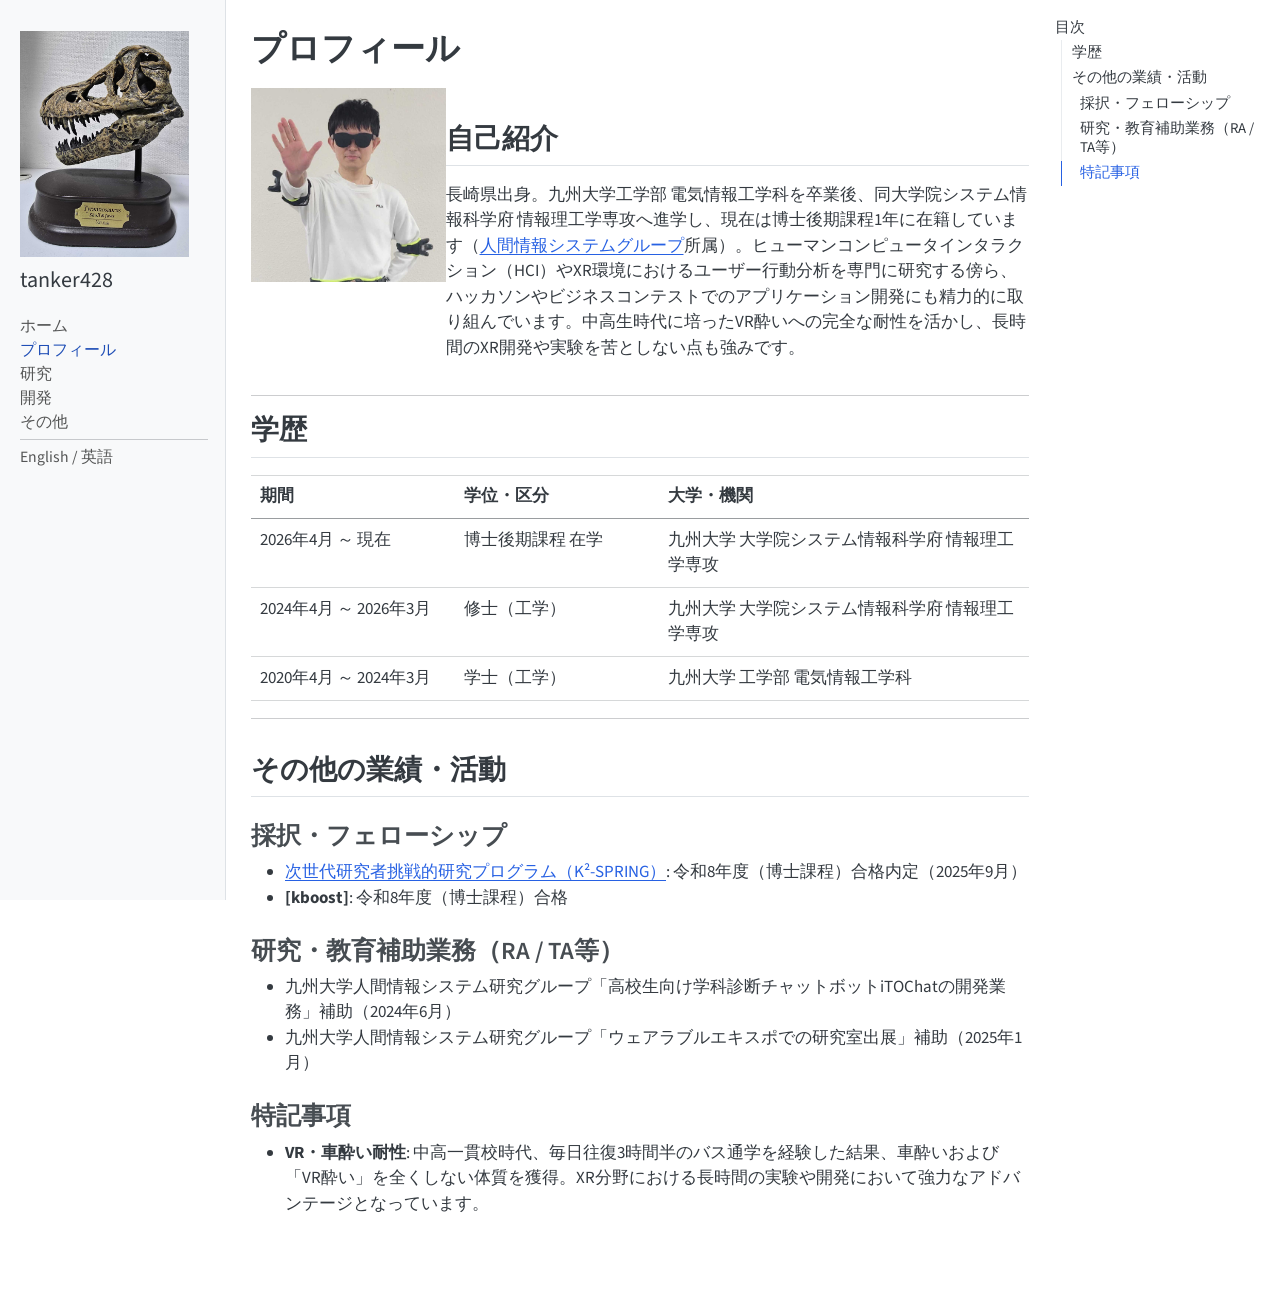
<file: docs/profile.html>
<!DOCTYPE html>
<html xmlns="http://www.w3.org/1999/xhtml" lang="ja" xml:lang="ja"><head>

<meta charset="utf-8">
<meta name="generator" content="quarto-1.9.37">

<meta name="viewport" content="width=device-width, initial-scale=1.0, user-scalable=yes">


<title>プロフィール – tanker 428</title>
<style>
/* Default styles provided by pandoc.
** See https://pandoc.org/MANUAL.html#variables-for-html for config info.
*/
code{white-space: pre-wrap;}
span.smallcaps{font-variant: small-caps;}
div.columns{display: flex; gap: min(4vw, 1.5em);}
div.column{flex: auto; overflow-x: auto;}
div.hanging-indent{margin-left: 1.5em; text-indent: -1.5em;}
ul.task-list{list-style: none;}
ul.task-list li input[type="checkbox"] {
  width: 0.8em;
  margin: 0 0.8em 0.2em -1em; /* quarto-specific, see https://github.com/quarto-dev/quarto-cli/issues/4556 */ 
  vertical-align: middle;
}
</style>


<script src="site_libs/quarto-nav/quarto-nav.js"></script>
<script src="site_libs/quarto-nav/headroom.min.js"></script>
<script src="site_libs/clipboard/clipboard.min.js"></script>
<script src="site_libs/quarto-search/autocomplete.umd.js"></script>
<script src="site_libs/quarto-search/fuse.min.js"></script>
<script src="site_libs/quarto-search/quarto-search.js"></script>
<meta name="quarto:offset" content="./">
<script src="site_libs/quarto-html/quarto.js" type="module"></script>
<script src="site_libs/quarto-html/tabsets/tabsets.js" type="module"></script>
<script src="site_libs/quarto-html/popper.min.js"></script>
<script src="site_libs/quarto-html/tippy.umd.min.js"></script>
<script src="site_libs/quarto-html/anchor.min.js"></script>
<link href="site_libs/quarto-html/tippy.css" rel="stylesheet">
<link href="site_libs/quarto-html/quarto-syntax-highlighting-7f8f88aac4f3542376d5c11b86a4c14d.css" rel="stylesheet" id="quarto-text-highlighting-styles">
<script src="site_libs/bootstrap/bootstrap.min.js"></script>
<link href="site_libs/bootstrap/bootstrap-icons.css" rel="stylesheet">
<link href="site_libs/bootstrap/bootstrap-787e033c7b6f65c9dfccb6078e5d2d34.min.css" rel="stylesheet" append-hash="true" id="quarto-bootstrap" data-mode="light">
<script id="quarto-search-options" type="application/json">{
  "location": "sidebar",
  "copy-button": false,
  "collapse-after": 3,
  "panel-placement": "start",
  "type": "textbox",
  "limit": 50,
  "keyboard-shortcut": [
    "f",
    "/",
    "s"
  ],
  "show-item-context": false,
  "language": {
    "search-no-results-text": "一致なし",
    "search-matching-documents-text": "一致した文書",
    "search-copy-link-title": "検索へのリンクをコピー",
    "search-hide-matches-text": "追加の検索結果を非表示",
    "search-more-match-text": "追加の検索結果",
    "search-more-matches-text": "追加の検索結果",
    "search-clear-button-title": "消去",
    "search-text-placeholder": "",
    "search-detached-cancel-button-title": "取消",
    "search-submit-button-title": "検索",
    "search-label": "サーチ"
  }
}</script>


<link rel="stylesheet" href="styles.css">
</head>

<body class="nav-sidebar docked quarto-light">

<div id="quarto-search-results"></div>
  <header id="quarto-header" class="headroom fixed-top">
  <nav class="quarto-secondary-nav">
    <div class="container-fluid d-flex">
      <button type="button" class="quarto-btn-toggle btn" data-bs-toggle="collapse" role="button" data-bs-target=".quarto-sidebar-collapse-item" aria-controls="quarto-sidebar" aria-expanded="false" aria-label="サイドバーを切り替える" onclick="if (window.quartoToggleHeadroom) { window.quartoToggleHeadroom(); }">
        <i class="bi bi-layout-text-sidebar-reverse"></i>
      </button>
        <nav class="quarto-page-breadcrumbs" aria-label="breadcrumb"><ol class="breadcrumb"><li class="breadcrumb-item"><a href="./profile.html">プロフィール</a></li></ol></nav>
        <a class="flex-grow-1" role="navigation" data-bs-toggle="collapse" data-bs-target=".quarto-sidebar-collapse-item" aria-controls="quarto-sidebar" aria-expanded="false" aria-label="サイドバーを切り替える" onclick="if (window.quartoToggleHeadroom) { window.quartoToggleHeadroom(); }">      
        </a>
    </div>
  </nav>
</header>
<!-- content -->
<div id="quarto-content" class="quarto-container page-columns page-rows-contents page-layout-article">
<!-- sidebar -->
  <nav id="quarto-sidebar" class="sidebar collapse collapse-horizontal quarto-sidebar-collapse-item sidebar-navigation docked overflow-auto">
    <div class="pt-lg-2 mt-2 text-left sidebar-header sidebar-header-stacked">
      <a href="./index.html" class="sidebar-logo-link">
      <img src="./assets/icon2.jpg" alt="" class="sidebar-logo light-content py-0 d-lg-inline d-none">
      <img src="./assets/icon2.jpg" alt="" class="sidebar-logo dark-content py-0 d-lg-inline d-none">
      </a>
    <div class="sidebar-title mb-0 py-0">
      <a href="./">tanker428</a> 
    </div>
      </div>
    <div class="sidebar-menu-container"> 
    <ul class="list-unstyled mt-1">
        <li class="sidebar-item">
  <div class="sidebar-item-container"> 
  <a href="./index.html" class="sidebar-item-text sidebar-link">
 <span class="menu-text">ホーム</span></a>
  </div>
</li>
        <li class="sidebar-item">
  <div class="sidebar-item-container"> 
  <a href="./profile.html" class="sidebar-item-text sidebar-link active">
 <span class="menu-text">プロフィール</span></a>
  </div>
</li>
        <li class="sidebar-item">
  <div class="sidebar-item-container"> 
  <a href="./research.html" class="sidebar-item-text sidebar-link">
 <span class="menu-text">研究</span></a>
  </div>
</li>
        <li class="sidebar-item">
  <div class="sidebar-item-container"> 
  <a href="./develop.html" class="sidebar-item-text sidebar-link">
 <span class="menu-text">開発</span></a>
  </div>
</li>
        <li class="sidebar-item">
  <div class="sidebar-item-container"> 
  <a href="./other.html" class="sidebar-item-text sidebar-link">
 <span class="menu-text">その他</span></a>
  </div>
</li>
        <li class="px-0"><hr class="sidebar-divider hi "></li>
        <li class="sidebar-item">
  <div class="sidebar-item-container"> 
  <a href="./en/index.html" class="sidebar-item-text sidebar-link">
 <span class="menu-text">English / 英語</span></a>
  </div>
</li>
    </ul>
    </div>
</nav>
<div id="quarto-sidebar-glass" class="quarto-sidebar-collapse-item" data-bs-toggle="collapse" data-bs-target=".quarto-sidebar-collapse-item"></div>
<!-- margin-sidebar -->
    <div id="quarto-margin-sidebar" class="sidebar margin-sidebar">
        <nav id="TOC" role="doc-toc" class="toc-active">
    <h2 id="toc-title">目次</h2>
   
  <ul>
  <li><a href="#学歴" id="toc-学歴" class="nav-link active" data-scroll-target="#学歴">学歴</a></li>
  <li><a href="#その他の業績活動" id="toc-その他の業績活動" class="nav-link" data-scroll-target="#その他の業績活動">その他の業績・活動</a>
  <ul class="collapse">
  <li><a href="#採択フェローシップ" id="toc-採択フェローシップ" class="nav-link" data-scroll-target="#採択フェローシップ">採択・フェローシップ</a></li>
  <li><a href="#研究教育補助業務ra-ta等" id="toc-研究教育補助業務ra-ta等" class="nav-link" data-scroll-target="#研究教育補助業務ra-ta等">研究・教育補助業務（RA / TA等）</a></li>
  <li><a href="#特記事項" id="toc-特記事項" class="nav-link" data-scroll-target="#特記事項">特記事項</a></li>
  </ul></li>
  </ul>
</nav>
    </div>
<!-- main -->
<main class="content" id="quarto-document-content">

<header id="title-block-header" class="quarto-title-block default">
<div class="quarto-title">
<h1 class="title">プロフィール</h1>
</div>



<div class="quarto-title-meta">

    
  
    
  </div>
  


</header>


<div class="columns">
<div class="column" style="width:25%;">
<p><img src="assets/profile.jpg" class="img-fluid"></p>
</div><div class="column" style="width:75%;">
<section id="自己紹介" class="level2">
<h2 class="anchored" data-anchor-id="自己紹介">自己紹介</h2>
<p>長崎県出身。九州大学工学部 電気情報工学科を卒業後、同大学院システム情報科学府 情報理工学専攻へ進学し、現在は博士後期課程1年に在籍しています（<a href="https://app.ait.kyushu-u.ac.jp/">人間情報システムグループ</a>所属）。ヒューマンコンピュータインタラクション（HCI）やXR環境におけるユーザー行動分析を専門に研究する傍ら、ハッカソンやビジネスコンテストでのアプリケーション開発にも精力的に取り組んでいます。中高生時代に培ったVR酔いへの完全な耐性を活かし、長時間のXR開発や実験を苦としない点も強みです。</p>
</section>
</div>
</div>
<hr>
<section id="学歴" class="level2">
<h2 class="anchored" data-anchor-id="学歴">学歴</h2>
<table class="caption-top table">
<colgroup>
<col style="width: 26%">
<col style="width: 26%">
<col style="width: 47%">
</colgroup>
<thead>
<tr class="header">
<th>期間</th>
<th>学位・区分</th>
<th>大学・機関</th>
</tr>
</thead>
<tbody>
<tr class="odd">
<td>2026年4月 ～ 現在</td>
<td>博士後期課程 在学</td>
<td>九州大学 大学院システム情報科学府 情報理工学専攻</td>
</tr>
<tr class="even">
<td>2024年4月 ～ 2026年3月</td>
<td>修士（工学）</td>
<td>九州大学 大学院システム情報科学府 情報理工学専攻</td>
</tr>
<tr class="odd">
<td>2020年4月 ～ 2024年3月</td>
<td>学士（工学）</td>
<td>九州大学 工学部 電気情報工学科</td>
</tr>
</tbody>
</table>
<hr>
</section>
<section id="その他の業績活動" class="level2">
<h2 class="anchored" data-anchor-id="その他の業績活動">その他の業績・活動</h2>
<section id="採択フェローシップ" class="level3">
<h3 class="anchored" data-anchor-id="採択フェローシップ">採択・フェローシップ</h3>
<ul>
<li><strong><a href="https://k-spring.kyushu-u.ac.jp/">次世代研究者挑戦的研究プログラム（K²-SPRING）</a></strong>: 令和8年度（博士課程）合格内定（2025年9月）</li>
<li><strong>[kboost]</strong>: 令和8年度（博士課程）合格</li>
</ul>
</section>
<section id="研究教育補助業務ra-ta等" class="level3">
<h3 class="anchored" data-anchor-id="研究教育補助業務ra-ta等">研究・教育補助業務（RA / TA等）</h3>
<ul>
<li>九州大学人間情報システム研究グループ「高校生向け学科診断チャットボットiTOChatの開発業務」補助（2024年6月）</li>
<li>九州大学人間情報システム研究グループ「ウェアラブルエキスポでの研究室出展」補助（2025年1月）</li>
</ul>
</section>
<section id="特記事項" class="level3">
<h3 class="anchored" data-anchor-id="特記事項">特記事項</h3>
<ul>
<li><strong>VR・車酔い耐性</strong>: 中高一貫校時代、毎日往復3時間半のバス通学を経験した結果、車酔いおよび「VR酔い」を全くしない体質を獲得。XR分野における長時間の実験や開発において強力なアドバンテージとなっています。</li>
</ul>


</section>
</section>

</main> <!-- /main -->
<script>
(function () {
  var JA_TO_EN_LABEL = {
    'ホーム':         'Home',
    'プロフィール':   'Profile',
    '研究':           'Research',
    '開発':           'Develop',
    'その他':         'Other',
    'English / 英語': '日本語 / Japanese'
  };

  var JA_TO_EN_HREF = {
    'ホーム':         'index.html',
    'プロフィール':   'profile.html',
    '研究':           'research.html',
    '開発':           'develop.html',
    'その他':         'other.html'
  };

  document.addEventListener('DOMContentLoaded', function () {
    var path = window.location.pathname;
    var parts = path.split('/');
    var filename = parts[parts.length - 1];
    if (!filename || !filename.endsWith('.html')) filename = 'index.html';

    var isEn = path.includes('/en/');

    document.querySelectorAll('.sidebar-item a').forEach(function (a) {
      var txt = (a.textContent || '').trim();

      if (isEn) {
        if (JA_TO_EN_HREF.hasOwnProperty(txt)) {
          a.href = JA_TO_EN_HREF[txt];
          a.textContent = JA_TO_EN_LABEL[txt];
          // 現在ページに対応するタブに active を付与
          a.classList.remove('active');
          if (JA_TO_EN_HREF[txt] === filename) {
            a.classList.add('active');
          }
        } else if (txt === 'English / 英語') {
          a.href = '../' + filename;
          a.textContent = '日本語 / Japanese';
          a.classList.remove('active');
          a.closest('.sidebar-item').classList.add('lang-toggle-item');
        }
      } else {
        if (txt === 'English / 英語') {
          a.href = 'en/' + filename;
          a.closest('.sidebar-item').classList.add('lang-toggle-item');
        }
      }
    });
  });
})();
</script>
<script id="quarto-html-after-body" type="application/javascript">
  window.document.addEventListener("DOMContentLoaded", function (event) {
    const icon = "";
    const anchorJS = new window.AnchorJS();
    anchorJS.options = {
      placement: 'right',
      icon: icon
    };
    anchorJS.add('.anchored');
    const isCodeAnnotation = (el) => {
      for (const clz of el.classList) {
        if (clz.startsWith('code-annotation-')) {                     
          return true;
        }
      }
      return false;
    }
    const onCopySuccess = function(e) {
      // button target
      const button = e.trigger;
      // don't keep focus
      button.blur();
      // flash "checked"
      button.classList.add('code-copy-button-checked');
      var currentTitle = button.getAttribute("title");
      button.setAttribute("title", "コピーしました");
      let tooltip;
      if (window.bootstrap) {
        button.setAttribute("data-bs-toggle", "tooltip");
        button.setAttribute("data-bs-placement", "left");
        button.setAttribute("data-bs-title", "コピーしました");
        tooltip = new bootstrap.Tooltip(button, 
          { trigger: "manual", 
            customClass: "code-copy-button-tooltip",
            offset: [0, -8]});
        tooltip.show();    
      }
      setTimeout(function() {
        if (tooltip) {
          tooltip.hide();
          button.removeAttribute("data-bs-title");
          button.removeAttribute("data-bs-toggle");
          button.removeAttribute("data-bs-placement");
        }
        button.setAttribute("title", currentTitle);
        button.classList.remove('code-copy-button-checked');
      }, 1000);
      // clear code selection
      e.clearSelection();
    }
    const getTextToCopy = function(trigger) {
      const outerScaffold = trigger.parentElement.cloneNode(true);
      const codeEl = outerScaffold.querySelector('code');
      for (const childEl of codeEl.children) {
        if (isCodeAnnotation(childEl)) {
          childEl.remove();
        }
      }
      return codeEl.innerText;
    }
    const clipboard = new window.ClipboardJS('.code-copy-button:not([data-in-quarto-modal])', {
      text: getTextToCopy
    });
    clipboard.on('success', onCopySuccess);
    if (window.document.getElementById('quarto-embedded-source-code-modal')) {
      const clipboardModal = new window.ClipboardJS('.code-copy-button[data-in-quarto-modal]', {
        text: getTextToCopy,
        container: window.document.getElementById('quarto-embedded-source-code-modal')
      });
      clipboardModal.on('success', onCopySuccess);
    }
      var localhostRegex = new RegExp(/^(?:http|https):\/\/localhost\:?[0-9]*\//);
      var mailtoRegex = new RegExp(/^mailto:/);
        var filterRegex = new RegExp('/' + window.location.host + '/');
      var isInternal = (href) => {
          return filterRegex.test(href) || localhostRegex.test(href) || mailtoRegex.test(href);
      }
      // Inspect non-navigation links and adorn them if external
     var links = window.document.querySelectorAll('a[href]:not(.nav-link):not(.navbar-brand):not(.toc-action):not(.sidebar-link):not(.sidebar-item-toggle):not(.pagination-link):not(.no-external):not([aria-hidden]):not(.dropdown-item):not(.quarto-navigation-tool):not(.about-link)');
      for (var i=0; i<links.length; i++) {
        const link = links[i];
        if (!isInternal(link.href)) {
          // undo the damage that might have been done by quarto-nav.js in the case of
          // links that we want to consider external
          if (link.dataset.originalHref !== undefined) {
            link.href = link.dataset.originalHref;
          }
        }
      }
    function tippyHover(el, contentFn, onTriggerFn, onUntriggerFn) {
      const config = {
        allowHTML: true,
        maxWidth: 500,
        delay: 100,
        arrow: false,
        appendTo: function(el) {
            return el.parentElement;
        },
        interactive: true,
        interactiveBorder: 10,
        theme: 'quarto',
        placement: 'bottom-start',
      };
      if (contentFn) {
        config.content = contentFn;
      }
      if (onTriggerFn) {
        config.onTrigger = onTriggerFn;
      }
      if (onUntriggerFn) {
        config.onUntrigger = onUntriggerFn;
      }
      window.tippy(el, config); 
    }
    const noterefs = window.document.querySelectorAll('a[role="doc-noteref"]');
    for (var i=0; i<noterefs.length; i++) {
      const ref = noterefs[i];
      tippyHover(ref, function() {
        // use id or data attribute instead here
        let href = ref.getAttribute('data-footnote-href') || ref.getAttribute('href');
        try { href = new URL(href).hash; } catch {}
        const id = href.replace(/^#\/?/, "");
        const note = window.document.getElementById(id);
        if (note) {
          return note.innerHTML;
        } else {
          return "";
        }
      });
    }
    const xrefs = window.document.querySelectorAll('a.quarto-xref');
    const processXRef = (id, note) => {
      // Strip column container classes
      const stripColumnClz = (el) => {
        el.classList.remove("page-full", "page-columns");
        if (el.children) {
          for (const child of el.children) {
            stripColumnClz(child);
          }
        }
      }
      stripColumnClz(note)
      if (id === null || id.startsWith('sec-')) {
        // Special case sections, only their first couple elements
        const container = document.createElement("div");
        if (note.children && note.children.length > 2) {
          container.appendChild(note.children[0].cloneNode(true));
          for (let i = 1; i < note.children.length; i++) {
            const child = note.children[i];
            if (child.tagName === "P" && child.innerText === "") {
              continue;
            } else {
              container.appendChild(child.cloneNode(true));
              break;
            }
          }
          if (window.Quarto?.typesetMath) {
            window.Quarto.typesetMath(container);
          }
          return container.innerHTML
        } else {
          if (window.Quarto?.typesetMath) {
            window.Quarto.typesetMath(note);
          }
          return note.innerHTML;
        }
      } else {
        // Remove any anchor links if they are present
        const anchorLink = note.querySelector('a.anchorjs-link');
        if (anchorLink) {
          anchorLink.remove();
        }
        if (window.Quarto?.typesetMath) {
          window.Quarto.typesetMath(note);
        }
        if (note.classList.contains("callout")) {
          return note.outerHTML;
        } else {
          return note.innerHTML;
        }
      }
    }
    for (var i=0; i<xrefs.length; i++) {
      const xref = xrefs[i];
      tippyHover(xref, undefined, function(instance) {
        instance.disable();
        let url = xref.getAttribute('href');
        let hash = undefined; 
        if (url.startsWith('#')) {
          hash = url;
        } else {
          try { hash = new URL(url).hash; } catch {}
        }
        if (hash) {
          const id = hash.replace(/^#\/?/, "");
          const note = window.document.getElementById(id);
          if (note !== null) {
            try {
              const html = processXRef(id, note.cloneNode(true));
              instance.setContent(html);
            } finally {
              instance.enable();
              instance.show();
            }
          } else {
            // See if we can fetch this
            fetch(url.split('#')[0])
            .then(res => res.text())
            .then(html => {
              const parser = new DOMParser();
              const htmlDoc = parser.parseFromString(html, "text/html");
              const note = htmlDoc.getElementById(id);
              if (note !== null) {
                const html = processXRef(id, note);
                instance.setContent(html);
              } 
            }).finally(() => {
              instance.enable();
              instance.show();
            });
          }
        } else {
          // See if we can fetch a full url (with no hash to target)
          // This is a special case and we should probably do some content thinning / targeting
          fetch(url)
          .then(res => res.text())
          .then(html => {
            const parser = new DOMParser();
            const htmlDoc = parser.parseFromString(html, "text/html");
            const note = htmlDoc.querySelector('main.content');
            if (note !== null) {
              // This should only happen for chapter cross references
              // (since there is no id in the URL)
              // remove the first header
              if (note.children.length > 0 && note.children[0].tagName === "HEADER") {
                note.children[0].remove();
              }
              const html = processXRef(null, note);
              instance.setContent(html);
            } 
          }).finally(() => {
            instance.enable();
            instance.show();
          });
        }
      }, function(instance) {
      });
    }
        let selectedAnnoteEl;
        const selectorForAnnotation = ( cell, annotation) => {
          let cellAttr = 'data-code-cell="' + cell + '"';
          let lineAttr = 'data-code-annotation="' +  annotation + '"';
          const selector = 'span[' + cellAttr + '][' + lineAttr + ']';
          return selector;
        }
        const selectCodeLines = (annoteEl) => {
          const doc = window.document;
          const targetCell = annoteEl.getAttribute("data-target-cell");
          const targetAnnotation = annoteEl.getAttribute("data-target-annotation");
          const annoteSpan = window.document.querySelector(selectorForAnnotation(targetCell, targetAnnotation));
          const lines = annoteSpan.getAttribute("data-code-lines").split(",");
          const lineIds = lines.map((line) => {
            return targetCell + "-" + line;
          })
          let top = null;
          let height = null;
          let parent = null;
          if (lineIds.length > 0) {
              //compute the position of the single el (top and bottom and make a div)
              const el = window.document.getElementById(lineIds[0]);
              top = el.offsetTop;
              height = el.offsetHeight;
              parent = el.parentElement.parentElement;
            if (lineIds.length > 1) {
              const lastEl = window.document.getElementById(lineIds[lineIds.length - 1]);
              const bottom = lastEl.offsetTop + lastEl.offsetHeight;
              height = bottom - top;
            }
            if (top !== null && height !== null && parent !== null) {
              // cook up a div (if necessary) and position it 
              let div = window.document.getElementById("code-annotation-line-highlight");
              if (div === null) {
                div = window.document.createElement("div");
                div.setAttribute("id", "code-annotation-line-highlight");
                div.style.position = 'absolute';
                parent.appendChild(div);
              }
              div.style.top = top - 2 + "px";
              div.style.height = height + 4 + "px";
              div.style.left = 0;
              let gutterDiv = window.document.getElementById("code-annotation-line-highlight-gutter");
              if (gutterDiv === null) {
                gutterDiv = window.document.createElement("div");
                gutterDiv.setAttribute("id", "code-annotation-line-highlight-gutter");
                gutterDiv.style.position = 'absolute';
                const codeCell = window.document.getElementById(targetCell);
                const gutter = codeCell.querySelector('.code-annotation-gutter');
                gutter.appendChild(gutterDiv);
              }
              gutterDiv.style.top = top - 2 + "px";
              gutterDiv.style.height = height + 4 + "px";
            }
            selectedAnnoteEl = annoteEl;
          }
        };
        const unselectCodeLines = () => {
          const elementsIds = ["code-annotation-line-highlight", "code-annotation-line-highlight-gutter"];
          elementsIds.forEach((elId) => {
            const div = window.document.getElementById(elId);
            if (div) {
              div.remove();
            }
          });
          selectedAnnoteEl = undefined;
        };
          // Handle positioning of the toggle
      window.addEventListener(
        "resize",
        throttle(() => {
          elRect = undefined;
          if (selectedAnnoteEl) {
            selectCodeLines(selectedAnnoteEl);
          }
        }, 10)
      );
      function throttle(fn, ms) {
      let throttle = false;
      let timer;
        return (...args) => {
          if(!throttle) { // first call gets through
              fn.apply(this, args);
              throttle = true;
          } else { // all the others get throttled
              if(timer) clearTimeout(timer); // cancel #2
              timer = setTimeout(() => {
                fn.apply(this, args);
                timer = throttle = false;
              }, ms);
          }
        };
      }
        // Attach click handler to the DT
        const annoteDls = window.document.querySelectorAll('dt[data-target-cell]');
        for (const annoteDlNode of annoteDls) {
          annoteDlNode.addEventListener('click', (event) => {
            const clickedEl = event.target;
            if (clickedEl !== selectedAnnoteEl) {
              unselectCodeLines();
              const activeEl = window.document.querySelector('dt[data-target-cell].code-annotation-active');
              if (activeEl) {
                activeEl.classList.remove('code-annotation-active');
              }
              selectCodeLines(clickedEl);
              clickedEl.classList.add('code-annotation-active');
            } else {
              // Unselect the line
              unselectCodeLines();
              clickedEl.classList.remove('code-annotation-active');
            }
          });
        }
    const findCites = (el) => {
      const parentEl = el.parentElement;
      if (parentEl) {
        const cites = parentEl.dataset.cites;
        if (cites) {
          return {
            el,
            cites: cites.split(' ')
          };
        } else {
          return findCites(el.parentElement)
        }
      } else {
        return undefined;
      }
    };
    var bibliorefs = window.document.querySelectorAll('a[role="doc-biblioref"]');
    for (var i=0; i<bibliorefs.length; i++) {
      const ref = bibliorefs[i];
      const citeInfo = findCites(ref);
      if (citeInfo) {
        tippyHover(citeInfo.el, function() {
          var popup = window.document.createElement('div');
          citeInfo.cites.forEach(function(cite) {
            var citeDiv = window.document.createElement('div');
            citeDiv.classList.add('hanging-indent');
            citeDiv.classList.add('csl-entry');
            var biblioDiv = window.document.getElementById('ref-' + cite);
            if (biblioDiv) {
              citeDiv.innerHTML = biblioDiv.innerHTML;
            }
            popup.appendChild(citeDiv);
          });
          return popup.innerHTML;
        });
      }
    }
  });
  </script>
</div> <!-- /content -->




</body></html>
</file>
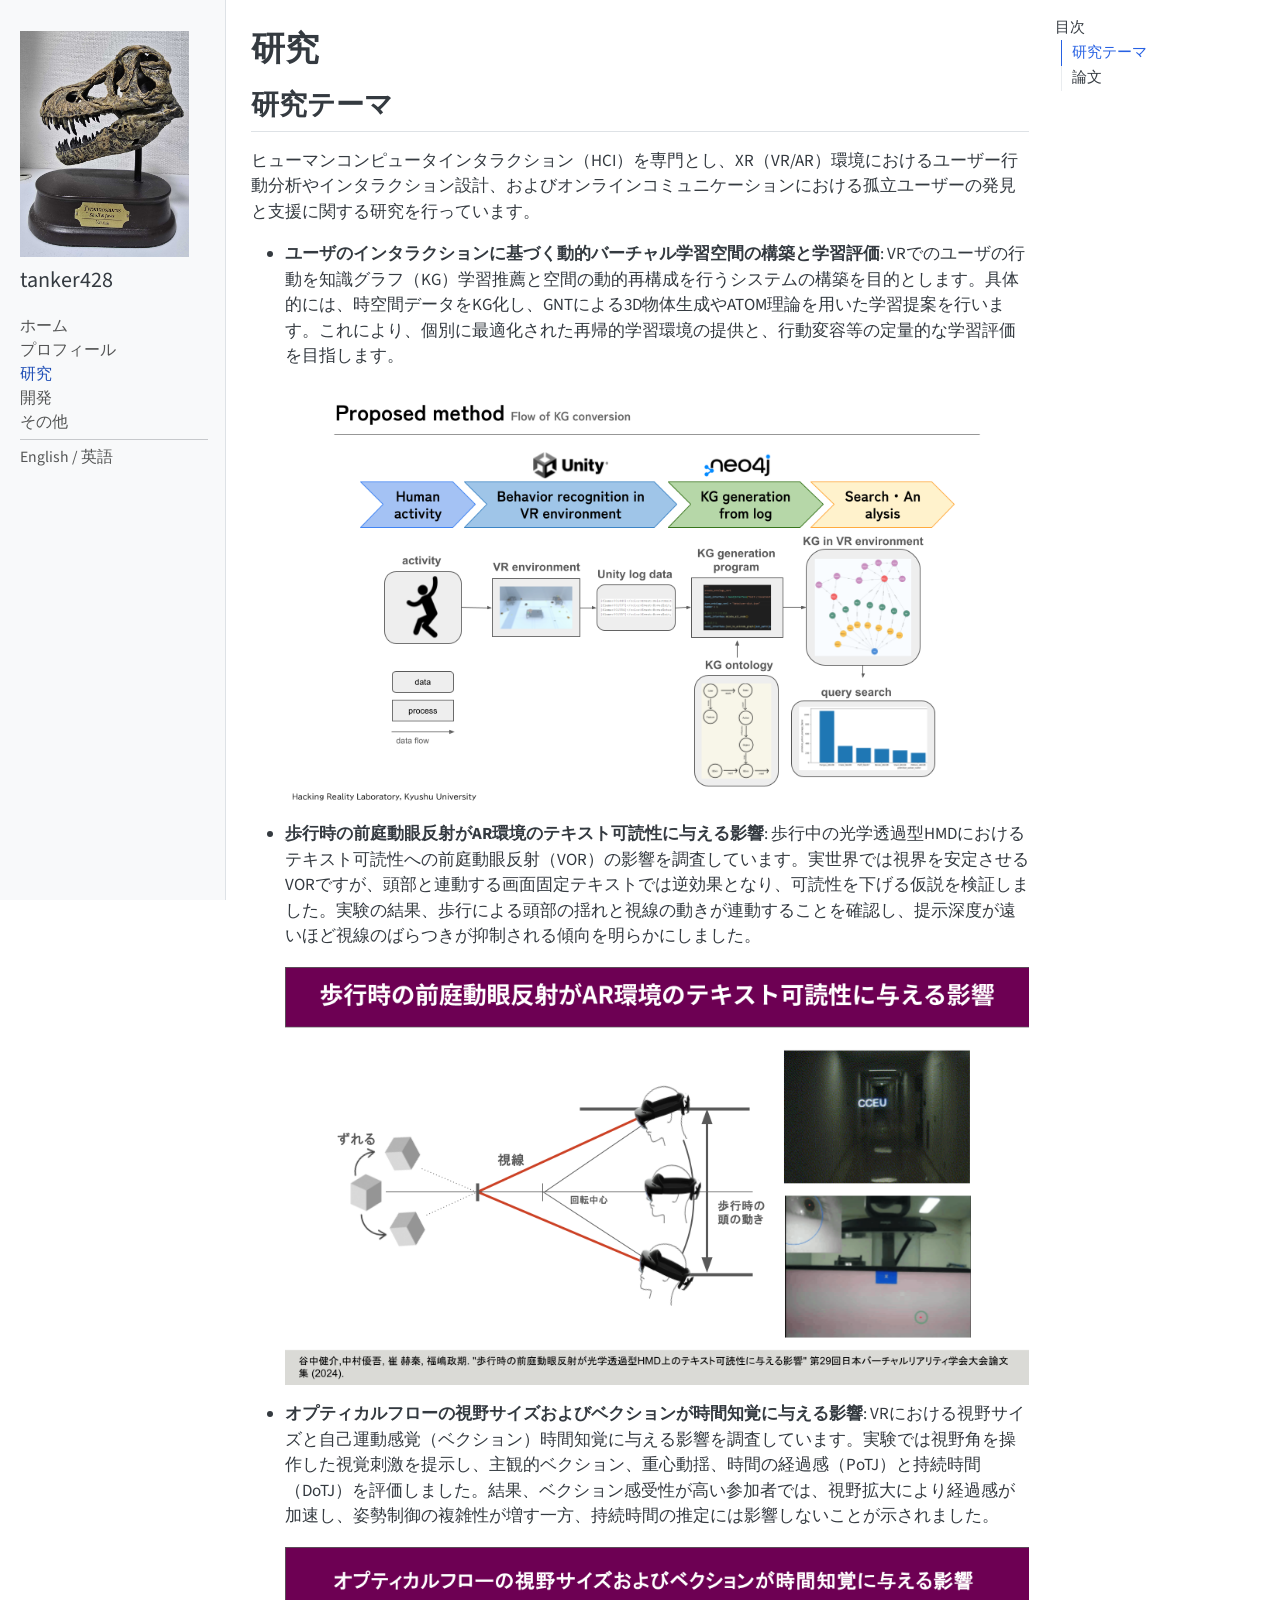
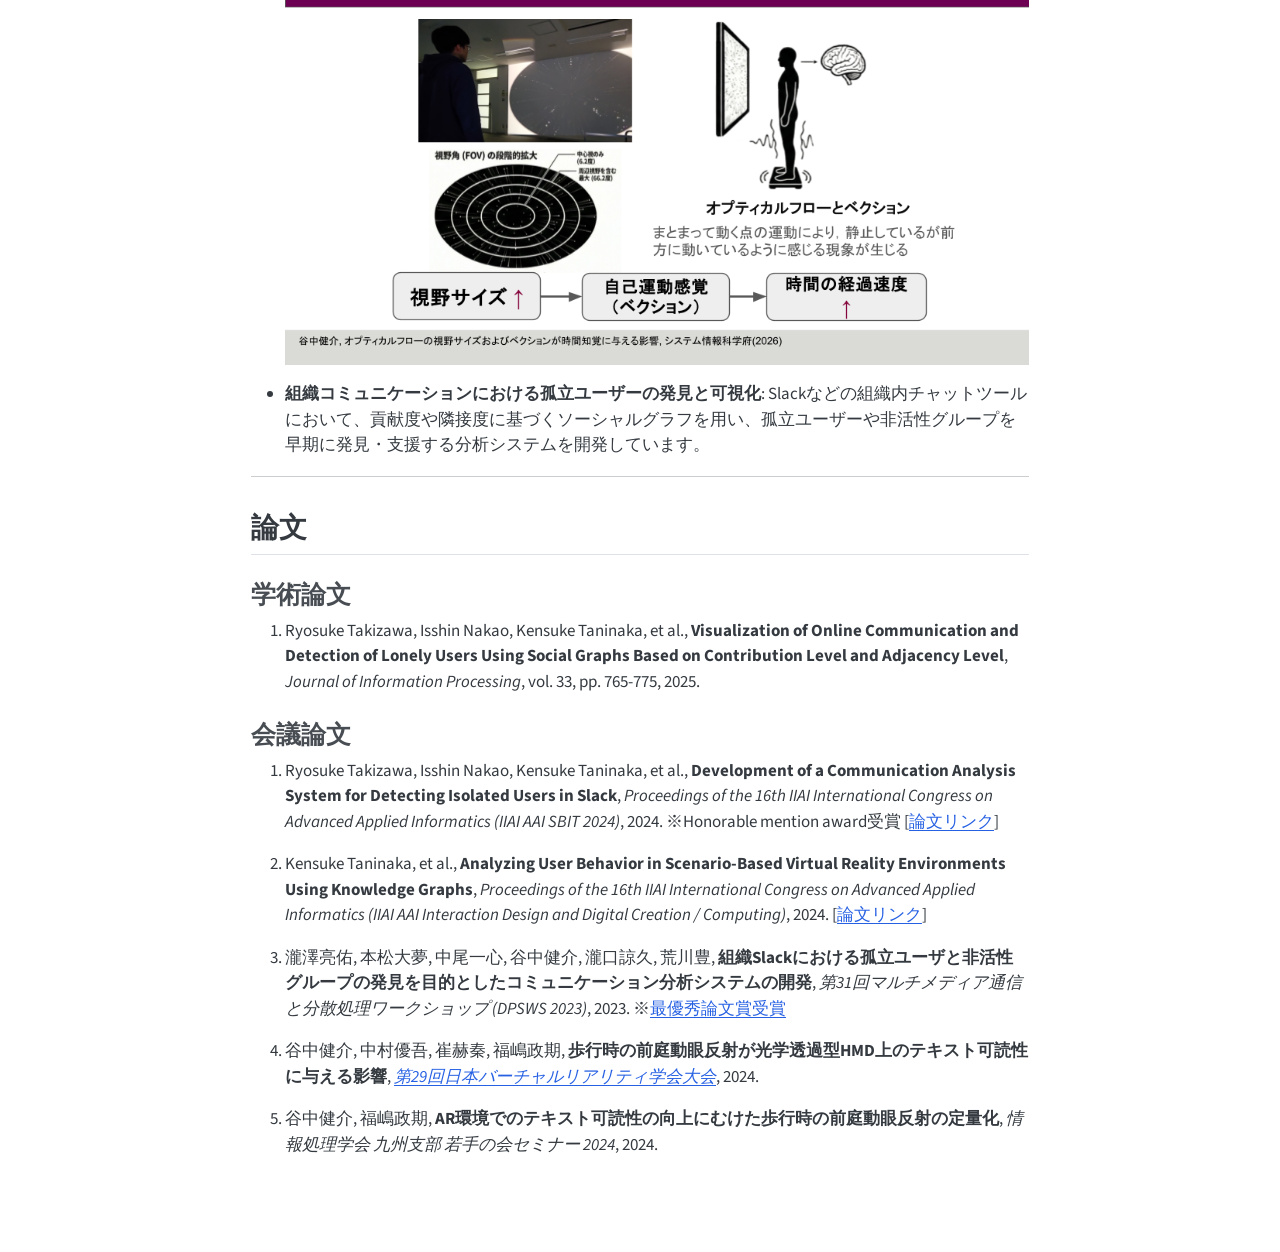
<file: docs/research.html>
<!DOCTYPE html>
<html xmlns="http://www.w3.org/1999/xhtml" lang="ja" xml:lang="ja"><head>

<meta charset="utf-8">
<meta name="generator" content="quarto-1.9.37">

<meta name="viewport" content="width=device-width, initial-scale=1.0, user-scalable=yes">


<title>研究 – tanker 428</title>
<style>
/* Default styles provided by pandoc.
** See https://pandoc.org/MANUAL.html#variables-for-html for config info.
*/
code{white-space: pre-wrap;}
span.smallcaps{font-variant: small-caps;}
div.columns{display: flex; gap: min(4vw, 1.5em);}
div.column{flex: auto; overflow-x: auto;}
div.hanging-indent{margin-left: 1.5em; text-indent: -1.5em;}
ul.task-list{list-style: none;}
ul.task-list li input[type="checkbox"] {
  width: 0.8em;
  margin: 0 0.8em 0.2em -1em; /* quarto-specific, see https://github.com/quarto-dev/quarto-cli/issues/4556 */ 
  vertical-align: middle;
}
</style>


<script src="site_libs/quarto-nav/quarto-nav.js"></script>
<script src="site_libs/quarto-nav/headroom.min.js"></script>
<script src="site_libs/clipboard/clipboard.min.js"></script>
<script src="site_libs/quarto-search/autocomplete.umd.js"></script>
<script src="site_libs/quarto-search/fuse.min.js"></script>
<script src="site_libs/quarto-search/quarto-search.js"></script>
<meta name="quarto:offset" content="./">
<script src="site_libs/quarto-html/quarto.js" type="module"></script>
<script src="site_libs/quarto-html/tabsets/tabsets.js" type="module"></script>
<script src="site_libs/quarto-html/popper.min.js"></script>
<script src="site_libs/quarto-html/tippy.umd.min.js"></script>
<script src="site_libs/quarto-html/anchor.min.js"></script>
<link href="site_libs/quarto-html/tippy.css" rel="stylesheet">
<link href="site_libs/quarto-html/quarto-syntax-highlighting-7f8f88aac4f3542376d5c11b86a4c14d.css" rel="stylesheet" id="quarto-text-highlighting-styles">
<script src="site_libs/bootstrap/bootstrap.min.js"></script>
<link href="site_libs/bootstrap/bootstrap-icons.css" rel="stylesheet">
<link href="site_libs/bootstrap/bootstrap-787e033c7b6f65c9dfccb6078e5d2d34.min.css" rel="stylesheet" append-hash="true" id="quarto-bootstrap" data-mode="light">
<script id="quarto-search-options" type="application/json">{
  "location": "sidebar",
  "copy-button": false,
  "collapse-after": 3,
  "panel-placement": "start",
  "type": "textbox",
  "limit": 50,
  "keyboard-shortcut": [
    "f",
    "/",
    "s"
  ],
  "show-item-context": false,
  "language": {
    "search-no-results-text": "一致なし",
    "search-matching-documents-text": "一致した文書",
    "search-copy-link-title": "検索へのリンクをコピー",
    "search-hide-matches-text": "追加の検索結果を非表示",
    "search-more-match-text": "追加の検索結果",
    "search-more-matches-text": "追加の検索結果",
    "search-clear-button-title": "消去",
    "search-text-placeholder": "",
    "search-detached-cancel-button-title": "取消",
    "search-submit-button-title": "検索",
    "search-label": "サーチ"
  }
}</script>


<link rel="stylesheet" href="styles.css">
</head>

<body class="nav-sidebar docked quarto-light">

<div id="quarto-search-results"></div>
  <header id="quarto-header" class="headroom fixed-top">
  <nav class="quarto-secondary-nav">
    <div class="container-fluid d-flex">
      <button type="button" class="quarto-btn-toggle btn" data-bs-toggle="collapse" role="button" data-bs-target=".quarto-sidebar-collapse-item" aria-controls="quarto-sidebar" aria-expanded="false" aria-label="サイドバーを切り替える" onclick="if (window.quartoToggleHeadroom) { window.quartoToggleHeadroom(); }">
        <i class="bi bi-layout-text-sidebar-reverse"></i>
      </button>
        <nav class="quarto-page-breadcrumbs" aria-label="breadcrumb"><ol class="breadcrumb"><li class="breadcrumb-item"><a href="./research.html">研究</a></li></ol></nav>
        <a class="flex-grow-1" role="navigation" data-bs-toggle="collapse" data-bs-target=".quarto-sidebar-collapse-item" aria-controls="quarto-sidebar" aria-expanded="false" aria-label="サイドバーを切り替える" onclick="if (window.quartoToggleHeadroom) { window.quartoToggleHeadroom(); }">      
        </a>
    </div>
  </nav>
</header>
<!-- content -->
<div id="quarto-content" class="quarto-container page-columns page-rows-contents page-layout-article">
<!-- sidebar -->
  <nav id="quarto-sidebar" class="sidebar collapse collapse-horizontal quarto-sidebar-collapse-item sidebar-navigation docked overflow-auto">
    <div class="pt-lg-2 mt-2 text-left sidebar-header sidebar-header-stacked">
      <a href="./index.html" class="sidebar-logo-link">
      <img src="./assets/icon2.jpg" alt="" class="sidebar-logo light-content py-0 d-lg-inline d-none">
      <img src="./assets/icon2.jpg" alt="" class="sidebar-logo dark-content py-0 d-lg-inline d-none">
      </a>
    <div class="sidebar-title mb-0 py-0">
      <a href="./">tanker428</a> 
    </div>
      </div>
    <div class="sidebar-menu-container"> 
    <ul class="list-unstyled mt-1">
        <li class="sidebar-item">
  <div class="sidebar-item-container"> 
  <a href="./index.html" class="sidebar-item-text sidebar-link">
 <span class="menu-text">ホーム</span></a>
  </div>
</li>
        <li class="sidebar-item">
  <div class="sidebar-item-container"> 
  <a href="./profile.html" class="sidebar-item-text sidebar-link">
 <span class="menu-text">プロフィール</span></a>
  </div>
</li>
        <li class="sidebar-item">
  <div class="sidebar-item-container"> 
  <a href="./research.html" class="sidebar-item-text sidebar-link active">
 <span class="menu-text">研究</span></a>
  </div>
</li>
        <li class="sidebar-item">
  <div class="sidebar-item-container"> 
  <a href="./develop.html" class="sidebar-item-text sidebar-link">
 <span class="menu-text">開発</span></a>
  </div>
</li>
        <li class="sidebar-item">
  <div class="sidebar-item-container"> 
  <a href="./other.html" class="sidebar-item-text sidebar-link">
 <span class="menu-text">その他</span></a>
  </div>
</li>
        <li class="px-0"><hr class="sidebar-divider hi "></li>
        <li class="sidebar-item">
  <div class="sidebar-item-container"> 
  <a href="./en/index.html" class="sidebar-item-text sidebar-link">
 <span class="menu-text">English / 英語</span></a>
  </div>
</li>
    </ul>
    </div>
</nav>
<div id="quarto-sidebar-glass" class="quarto-sidebar-collapse-item" data-bs-toggle="collapse" data-bs-target=".quarto-sidebar-collapse-item"></div>
<!-- margin-sidebar -->
    <div id="quarto-margin-sidebar" class="sidebar margin-sidebar">
        <nav id="TOC" role="doc-toc" class="toc-active">
    <h2 id="toc-title">目次</h2>
   
  <ul>
  <li><a href="#研究テーマ" id="toc-研究テーマ" class="nav-link active" data-scroll-target="#研究テーマ">研究テーマ</a></li>
  <li><a href="#論文" id="toc-論文" class="nav-link" data-scroll-target="#論文">論文</a>
  <ul class="collapse">
  <li><a href="#学術論文" id="toc-学術論文" class="nav-link" data-scroll-target="#学術論文">学術論文</a></li>
  <li><a href="#会議論文" id="toc-会議論文" class="nav-link" data-scroll-target="#会議論文">会議論文</a></li>
  </ul></li>
  </ul>
</nav>
    </div>
<!-- main -->
<main class="content" id="quarto-document-content">

<header id="title-block-header" class="quarto-title-block default">
<div class="quarto-title">
<h1 class="title">研究</h1>
</div>



<div class="quarto-title-meta">

    
  
    
  </div>
  


</header>


<section id="研究テーマ" class="level2">
<h2 class="anchored" data-anchor-id="研究テーマ">研究テーマ</h2>
<p>ヒューマンコンピュータインタラクション（HCI）を専門とし、XR（VR/AR）環境におけるユーザー行動分析やインタラクション設計、およびオンラインコミュニケーションにおける孤立ユーザーの発見と支援に関する研究を行っています。</p>
<ul>
<li><p><strong>ユーザのインタラクションに基づく動的バーチャル学習空間の構築と学習評価</strong>: VRでのユーザの行動を知識グラフ（KG）学習推薦と空間の動的再構成を行うシステムの構築を目的とします。具体的には、時空間データをKG化し、GNTによる3D物体生成やATOM理論を用いた学習提案を行います。これにより、個別に最適化された再帰的学習環境の提供と、行動変容等の定量的な学習評価を目指します。</p>
<p><img src="assets/vr_learning_space.png" class="img-fluid"></p></li>
<li><p><strong>歩行時の前庭動眼反射がAR環境のテキスト可読性に与える影響</strong>: 歩行中の光学透過型HMDにおけるテキスト可読性への前庭動眼反射（VOR）の影響を調査しています。実世界では視界を安定させるVORですが、頭部と連動する画面固定テキストでは逆効果となり、可読性を下げる仮説を検証しました。実験の結果、歩行による頭部の揺れと視線の動きが連動することを確認し、提示深度が遠いほど視線のばらつきが抑制される傾向を明らかにしました。</p>
<p><img src="assets/vor_ar_text.png" class="img-fluid"></p></li>
<li><p><strong>オプティカルフローの視野サイズおよびベクションが時間知覚に与える影響</strong>: VRにおける視野サイズと自己運動感覚（ベクション）時間知覚に与える影響を調査しています。実験では視野角を操作した視覚刺激を提示し、主観的ベクション、重心動揺、時間の経過感（PoTJ）と持続時間（DoTJ）を評価しました。結果、ベクション感受性が高い参加者では、視野拡大により経過感が加速し、姿勢制御の複雑性が増す一方、持続時間の推定には影響しないことが示されました。</p>
<p><img src="assets/optical_flow_time.png" class="img-fluid"></p></li>
<li><p><strong>組織コミュニケーションにおける孤立ユーザーの発見と可視化</strong>: Slackなどの組織内チャットツールにおいて、貢献度や隣接度に基づくソーシャルグラフを用い、孤立ユーザーや非活性グループを早期に発見・支援する分析システムを開発しています。</p></li>
</ul>
<hr>
</section>
<section id="論文" class="level2">
<h2 class="anchored" data-anchor-id="論文">論文</h2>
<section id="学術論文" class="level3">
<h3 class="anchored" data-anchor-id="学術論文">学術論文</h3>
<ol type="1">
<li>Ryosuke Takizawa, Isshin Nakao, Kensuke Taninaka, et al., <strong>Visualization of Online Communication and Detection of Lonely Users Using Social Graphs Based on Contribution Level and Adjacency Level</strong>, <em>Journal of Information Processing</em>, vol.&nbsp;33, pp.&nbsp;765-775, 2025.</li>
</ol>
</section>
<section id="会議論文" class="level3">
<h3 class="anchored" data-anchor-id="会議論文">会議論文</h3>
<ol type="1">
<li><p>Ryosuke Takizawa, Isshin Nakao, Kensuke Taninaka, et al., <strong>Development of a Communication Analysis System for Detecting Isolated Users in Slack</strong>, <em>Proceedings of the 16th IIAI International Congress on Advanced Applied Informatics (IIAI AAI SBIT 2024)</em>, 2024. ※Honorable mention award受賞 [<a href="https://iaiai.org/letters/index.php/liir/article/view/312">論文リンク</a>]</p></li>
<li><p>Kensuke Taninaka, et al., <strong>Analyzing User Behavior in Scenario-Based Virtual Reality Environments Using Knowledge Graphs</strong>, <em>Proceedings of the 16th IIAI International Congress on Advanced Applied Informatics (IIAI AAI Interaction Design and Digital Creation / Computing)</em>, 2024. [<a href="https://www.semanticscholar.org/paper/Analyzing-User-Behavior-in-Scenario-Based-Virtual-Taninaka-Furuya/818a20bc9e0a39c7a33eb3cc4a9ad7ee6358644c">論文リンク</a>]</p></li>
<li><p>瀧澤亮佑, 本松大夢, 中尾一心, 谷中健介, 瀧口諒久, 荒川豊, <strong>組織Slackにおける孤立ユーザと非活性グループの発見を目的としたコミュニケーション分析システムの開発</strong>, <em>第31回マルチメディア通信と分散処理ワークショップ (DPSWS 2023)</em>, 2023. ※<a href="https://www.dpsws.org/2023/?Award">最優秀論文賞受賞</a></p></li>
<li><p>谷中健介, 中村優吾, 崔赫秦, 福嶋政期, <strong>歩行時の前庭動眼反射が光学透過型HMD上のテキスト可読性に与える影響</strong>, <em><a href="https://conference.vrsj.org/ac2024/program/2E1.html">第29回日本バーチャルリアリティ学会大会</a></em>, 2024.</p></li>
<li><p>谷中健介, 福嶋政期, <strong>AR環境でのテキスト可読性の向上にむけた歩行時の前庭動眼反射の定量化</strong>, <em>情報処理学会 九州支部 若手の会セミナー 2024</em>, 2024.</p></li>
</ol>


</section>
</section>

</main> <!-- /main -->
<script>
(function () {
  var JA_TO_EN_LABEL = {
    'ホーム':         'Home',
    'プロフィール':   'Profile',
    '研究':           'Research',
    '開発':           'Develop',
    'その他':         'Other',
    'English / 英語': '日本語 / Japanese'
  };

  var JA_TO_EN_HREF = {
    'ホーム':         'index.html',
    'プロフィール':   'profile.html',
    '研究':           'research.html',
    '開発':           'develop.html',
    'その他':         'other.html'
  };

  document.addEventListener('DOMContentLoaded', function () {
    var path = window.location.pathname;
    var parts = path.split('/');
    var filename = parts[parts.length - 1];
    if (!filename || !filename.endsWith('.html')) filename = 'index.html';

    var isEn = path.includes('/en/');

    document.querySelectorAll('.sidebar-item a').forEach(function (a) {
      var txt = (a.textContent || '').trim();

      if (isEn) {
        if (JA_TO_EN_HREF.hasOwnProperty(txt)) {
          a.href = JA_TO_EN_HREF[txt];
          a.textContent = JA_TO_EN_LABEL[txt];
          // 現在ページに対応するタブに active を付与
          a.classList.remove('active');
          if (JA_TO_EN_HREF[txt] === filename) {
            a.classList.add('active');
          }
        } else if (txt === 'English / 英語') {
          a.href = '../' + filename;
          a.textContent = '日本語 / Japanese';
          a.classList.remove('active');
          a.closest('.sidebar-item').classList.add('lang-toggle-item');
        }
      } else {
        if (txt === 'English / 英語') {
          a.href = 'en/' + filename;
          a.closest('.sidebar-item').classList.add('lang-toggle-item');
        }
      }
    });
  });
})();
</script>
<script id="quarto-html-after-body" type="application/javascript">
  window.document.addEventListener("DOMContentLoaded", function (event) {
    const icon = "";
    const anchorJS = new window.AnchorJS();
    anchorJS.options = {
      placement: 'right',
      icon: icon
    };
    anchorJS.add('.anchored');
    const isCodeAnnotation = (el) => {
      for (const clz of el.classList) {
        if (clz.startsWith('code-annotation-')) {                     
          return true;
        }
      }
      return false;
    }
    const onCopySuccess = function(e) {
      // button target
      const button = e.trigger;
      // don't keep focus
      button.blur();
      // flash "checked"
      button.classList.add('code-copy-button-checked');
      var currentTitle = button.getAttribute("title");
      button.setAttribute("title", "コピーしました");
      let tooltip;
      if (window.bootstrap) {
        button.setAttribute("data-bs-toggle", "tooltip");
        button.setAttribute("data-bs-placement", "left");
        button.setAttribute("data-bs-title", "コピーしました");
        tooltip = new bootstrap.Tooltip(button, 
          { trigger: "manual", 
            customClass: "code-copy-button-tooltip",
            offset: [0, -8]});
        tooltip.show();    
      }
      setTimeout(function() {
        if (tooltip) {
          tooltip.hide();
          button.removeAttribute("data-bs-title");
          button.removeAttribute("data-bs-toggle");
          button.removeAttribute("data-bs-placement");
        }
        button.setAttribute("title", currentTitle);
        button.classList.remove('code-copy-button-checked');
      }, 1000);
      // clear code selection
      e.clearSelection();
    }
    const getTextToCopy = function(trigger) {
      const outerScaffold = trigger.parentElement.cloneNode(true);
      const codeEl = outerScaffold.querySelector('code');
      for (const childEl of codeEl.children) {
        if (isCodeAnnotation(childEl)) {
          childEl.remove();
        }
      }
      return codeEl.innerText;
    }
    const clipboard = new window.ClipboardJS('.code-copy-button:not([data-in-quarto-modal])', {
      text: getTextToCopy
    });
    clipboard.on('success', onCopySuccess);
    if (window.document.getElementById('quarto-embedded-source-code-modal')) {
      const clipboardModal = new window.ClipboardJS('.code-copy-button[data-in-quarto-modal]', {
        text: getTextToCopy,
        container: window.document.getElementById('quarto-embedded-source-code-modal')
      });
      clipboardModal.on('success', onCopySuccess);
    }
      var localhostRegex = new RegExp(/^(?:http|https):\/\/localhost\:?[0-9]*\//);
      var mailtoRegex = new RegExp(/^mailto:/);
        var filterRegex = new RegExp('/' + window.location.host + '/');
      var isInternal = (href) => {
          return filterRegex.test(href) || localhostRegex.test(href) || mailtoRegex.test(href);
      }
      // Inspect non-navigation links and adorn them if external
     var links = window.document.querySelectorAll('a[href]:not(.nav-link):not(.navbar-brand):not(.toc-action):not(.sidebar-link):not(.sidebar-item-toggle):not(.pagination-link):not(.no-external):not([aria-hidden]):not(.dropdown-item):not(.quarto-navigation-tool):not(.about-link)');
      for (var i=0; i<links.length; i++) {
        const link = links[i];
        if (!isInternal(link.href)) {
          // undo the damage that might have been done by quarto-nav.js in the case of
          // links that we want to consider external
          if (link.dataset.originalHref !== undefined) {
            link.href = link.dataset.originalHref;
          }
        }
      }
    function tippyHover(el, contentFn, onTriggerFn, onUntriggerFn) {
      const config = {
        allowHTML: true,
        maxWidth: 500,
        delay: 100,
        arrow: false,
        appendTo: function(el) {
            return el.parentElement;
        },
        interactive: true,
        interactiveBorder: 10,
        theme: 'quarto',
        placement: 'bottom-start',
      };
      if (contentFn) {
        config.content = contentFn;
      }
      if (onTriggerFn) {
        config.onTrigger = onTriggerFn;
      }
      if (onUntriggerFn) {
        config.onUntrigger = onUntriggerFn;
      }
      window.tippy(el, config); 
    }
    const noterefs = window.document.querySelectorAll('a[role="doc-noteref"]');
    for (var i=0; i<noterefs.length; i++) {
      const ref = noterefs[i];
      tippyHover(ref, function() {
        // use id or data attribute instead here
        let href = ref.getAttribute('data-footnote-href') || ref.getAttribute('href');
        try { href = new URL(href).hash; } catch {}
        const id = href.replace(/^#\/?/, "");
        const note = window.document.getElementById(id);
        if (note) {
          return note.innerHTML;
        } else {
          return "";
        }
      });
    }
    const xrefs = window.document.querySelectorAll('a.quarto-xref');
    const processXRef = (id, note) => {
      // Strip column container classes
      const stripColumnClz = (el) => {
        el.classList.remove("page-full", "page-columns");
        if (el.children) {
          for (const child of el.children) {
            stripColumnClz(child);
          }
        }
      }
      stripColumnClz(note)
      if (id === null || id.startsWith('sec-')) {
        // Special case sections, only their first couple elements
        const container = document.createElement("div");
        if (note.children && note.children.length > 2) {
          container.appendChild(note.children[0].cloneNode(true));
          for (let i = 1; i < note.children.length; i++) {
            const child = note.children[i];
            if (child.tagName === "P" && child.innerText === "") {
              continue;
            } else {
              container.appendChild(child.cloneNode(true));
              break;
            }
          }
          if (window.Quarto?.typesetMath) {
            window.Quarto.typesetMath(container);
          }
          return container.innerHTML
        } else {
          if (window.Quarto?.typesetMath) {
            window.Quarto.typesetMath(note);
          }
          return note.innerHTML;
        }
      } else {
        // Remove any anchor links if they are present
        const anchorLink = note.querySelector('a.anchorjs-link');
        if (anchorLink) {
          anchorLink.remove();
        }
        if (window.Quarto?.typesetMath) {
          window.Quarto.typesetMath(note);
        }
        if (note.classList.contains("callout")) {
          return note.outerHTML;
        } else {
          return note.innerHTML;
        }
      }
    }
    for (var i=0; i<xrefs.length; i++) {
      const xref = xrefs[i];
      tippyHover(xref, undefined, function(instance) {
        instance.disable();
        let url = xref.getAttribute('href');
        let hash = undefined; 
        if (url.startsWith('#')) {
          hash = url;
        } else {
          try { hash = new URL(url).hash; } catch {}
        }
        if (hash) {
          const id = hash.replace(/^#\/?/, "");
          const note = window.document.getElementById(id);
          if (note !== null) {
            try {
              const html = processXRef(id, note.cloneNode(true));
              instance.setContent(html);
            } finally {
              instance.enable();
              instance.show();
            }
          } else {
            // See if we can fetch this
            fetch(url.split('#')[0])
            .then(res => res.text())
            .then(html => {
              const parser = new DOMParser();
              const htmlDoc = parser.parseFromString(html, "text/html");
              const note = htmlDoc.getElementById(id);
              if (note !== null) {
                const html = processXRef(id, note);
                instance.setContent(html);
              } 
            }).finally(() => {
              instance.enable();
              instance.show();
            });
          }
        } else {
          // See if we can fetch a full url (with no hash to target)
          // This is a special case and we should probably do some content thinning / targeting
          fetch(url)
          .then(res => res.text())
          .then(html => {
            const parser = new DOMParser();
            const htmlDoc = parser.parseFromString(html, "text/html");
            const note = htmlDoc.querySelector('main.content');
            if (note !== null) {
              // This should only happen for chapter cross references
              // (since there is no id in the URL)
              // remove the first header
              if (note.children.length > 0 && note.children[0].tagName === "HEADER") {
                note.children[0].remove();
              }
              const html = processXRef(null, note);
              instance.setContent(html);
            } 
          }).finally(() => {
            instance.enable();
            instance.show();
          });
        }
      }, function(instance) {
      });
    }
        let selectedAnnoteEl;
        const selectorForAnnotation = ( cell, annotation) => {
          let cellAttr = 'data-code-cell="' + cell + '"';
          let lineAttr = 'data-code-annotation="' +  annotation + '"';
          const selector = 'span[' + cellAttr + '][' + lineAttr + ']';
          return selector;
        }
        const selectCodeLines = (annoteEl) => {
          const doc = window.document;
          const targetCell = annoteEl.getAttribute("data-target-cell");
          const targetAnnotation = annoteEl.getAttribute("data-target-annotation");
          const annoteSpan = window.document.querySelector(selectorForAnnotation(targetCell, targetAnnotation));
          const lines = annoteSpan.getAttribute("data-code-lines").split(",");
          const lineIds = lines.map((line) => {
            return targetCell + "-" + line;
          })
          let top = null;
          let height = null;
          let parent = null;
          if (lineIds.length > 0) {
              //compute the position of the single el (top and bottom and make a div)
              const el = window.document.getElementById(lineIds[0]);
              top = el.offsetTop;
              height = el.offsetHeight;
              parent = el.parentElement.parentElement;
            if (lineIds.length > 1) {
              const lastEl = window.document.getElementById(lineIds[lineIds.length - 1]);
              const bottom = lastEl.offsetTop + lastEl.offsetHeight;
              height = bottom - top;
            }
            if (top !== null && height !== null && parent !== null) {
              // cook up a div (if necessary) and position it 
              let div = window.document.getElementById("code-annotation-line-highlight");
              if (div === null) {
                div = window.document.createElement("div");
                div.setAttribute("id", "code-annotation-line-highlight");
                div.style.position = 'absolute';
                parent.appendChild(div);
              }
              div.style.top = top - 2 + "px";
              div.style.height = height + 4 + "px";
              div.style.left = 0;
              let gutterDiv = window.document.getElementById("code-annotation-line-highlight-gutter");
              if (gutterDiv === null) {
                gutterDiv = window.document.createElement("div");
                gutterDiv.setAttribute("id", "code-annotation-line-highlight-gutter");
                gutterDiv.style.position = 'absolute';
                const codeCell = window.document.getElementById(targetCell);
                const gutter = codeCell.querySelector('.code-annotation-gutter');
                gutter.appendChild(gutterDiv);
              }
              gutterDiv.style.top = top - 2 + "px";
              gutterDiv.style.height = height + 4 + "px";
            }
            selectedAnnoteEl = annoteEl;
          }
        };
        const unselectCodeLines = () => {
          const elementsIds = ["code-annotation-line-highlight", "code-annotation-line-highlight-gutter"];
          elementsIds.forEach((elId) => {
            const div = window.document.getElementById(elId);
            if (div) {
              div.remove();
            }
          });
          selectedAnnoteEl = undefined;
        };
          // Handle positioning of the toggle
      window.addEventListener(
        "resize",
        throttle(() => {
          elRect = undefined;
          if (selectedAnnoteEl) {
            selectCodeLines(selectedAnnoteEl);
          }
        }, 10)
      );
      function throttle(fn, ms) {
      let throttle = false;
      let timer;
        return (...args) => {
          if(!throttle) { // first call gets through
              fn.apply(this, args);
              throttle = true;
          } else { // all the others get throttled
              if(timer) clearTimeout(timer); // cancel #2
              timer = setTimeout(() => {
                fn.apply(this, args);
                timer = throttle = false;
              }, ms);
          }
        };
      }
        // Attach click handler to the DT
        const annoteDls = window.document.querySelectorAll('dt[data-target-cell]');
        for (const annoteDlNode of annoteDls) {
          annoteDlNode.addEventListener('click', (event) => {
            const clickedEl = event.target;
            if (clickedEl !== selectedAnnoteEl) {
              unselectCodeLines();
              const activeEl = window.document.querySelector('dt[data-target-cell].code-annotation-active');
              if (activeEl) {
                activeEl.classList.remove('code-annotation-active');
              }
              selectCodeLines(clickedEl);
              clickedEl.classList.add('code-annotation-active');
            } else {
              // Unselect the line
              unselectCodeLines();
              clickedEl.classList.remove('code-annotation-active');
            }
          });
        }
    const findCites = (el) => {
      const parentEl = el.parentElement;
      if (parentEl) {
        const cites = parentEl.dataset.cites;
        if (cites) {
          return {
            el,
            cites: cites.split(' ')
          };
        } else {
          return findCites(el.parentElement)
        }
      } else {
        return undefined;
      }
    };
    var bibliorefs = window.document.querySelectorAll('a[role="doc-biblioref"]');
    for (var i=0; i<bibliorefs.length; i++) {
      const ref = bibliorefs[i];
      const citeInfo = findCites(ref);
      if (citeInfo) {
        tippyHover(citeInfo.el, function() {
          var popup = window.document.createElement('div');
          citeInfo.cites.forEach(function(cite) {
            var citeDiv = window.document.createElement('div');
            citeDiv.classList.add('hanging-indent');
            citeDiv.classList.add('csl-entry');
            var biblioDiv = window.document.getElementById('ref-' + cite);
            if (biblioDiv) {
              citeDiv.innerHTML = biblioDiv.innerHTML;
            }
            popup.appendChild(citeDiv);
          });
          return popup.innerHTML;
        });
      }
    }
  });
  </script>
</div> <!-- /content -->




</body></html>
</file>
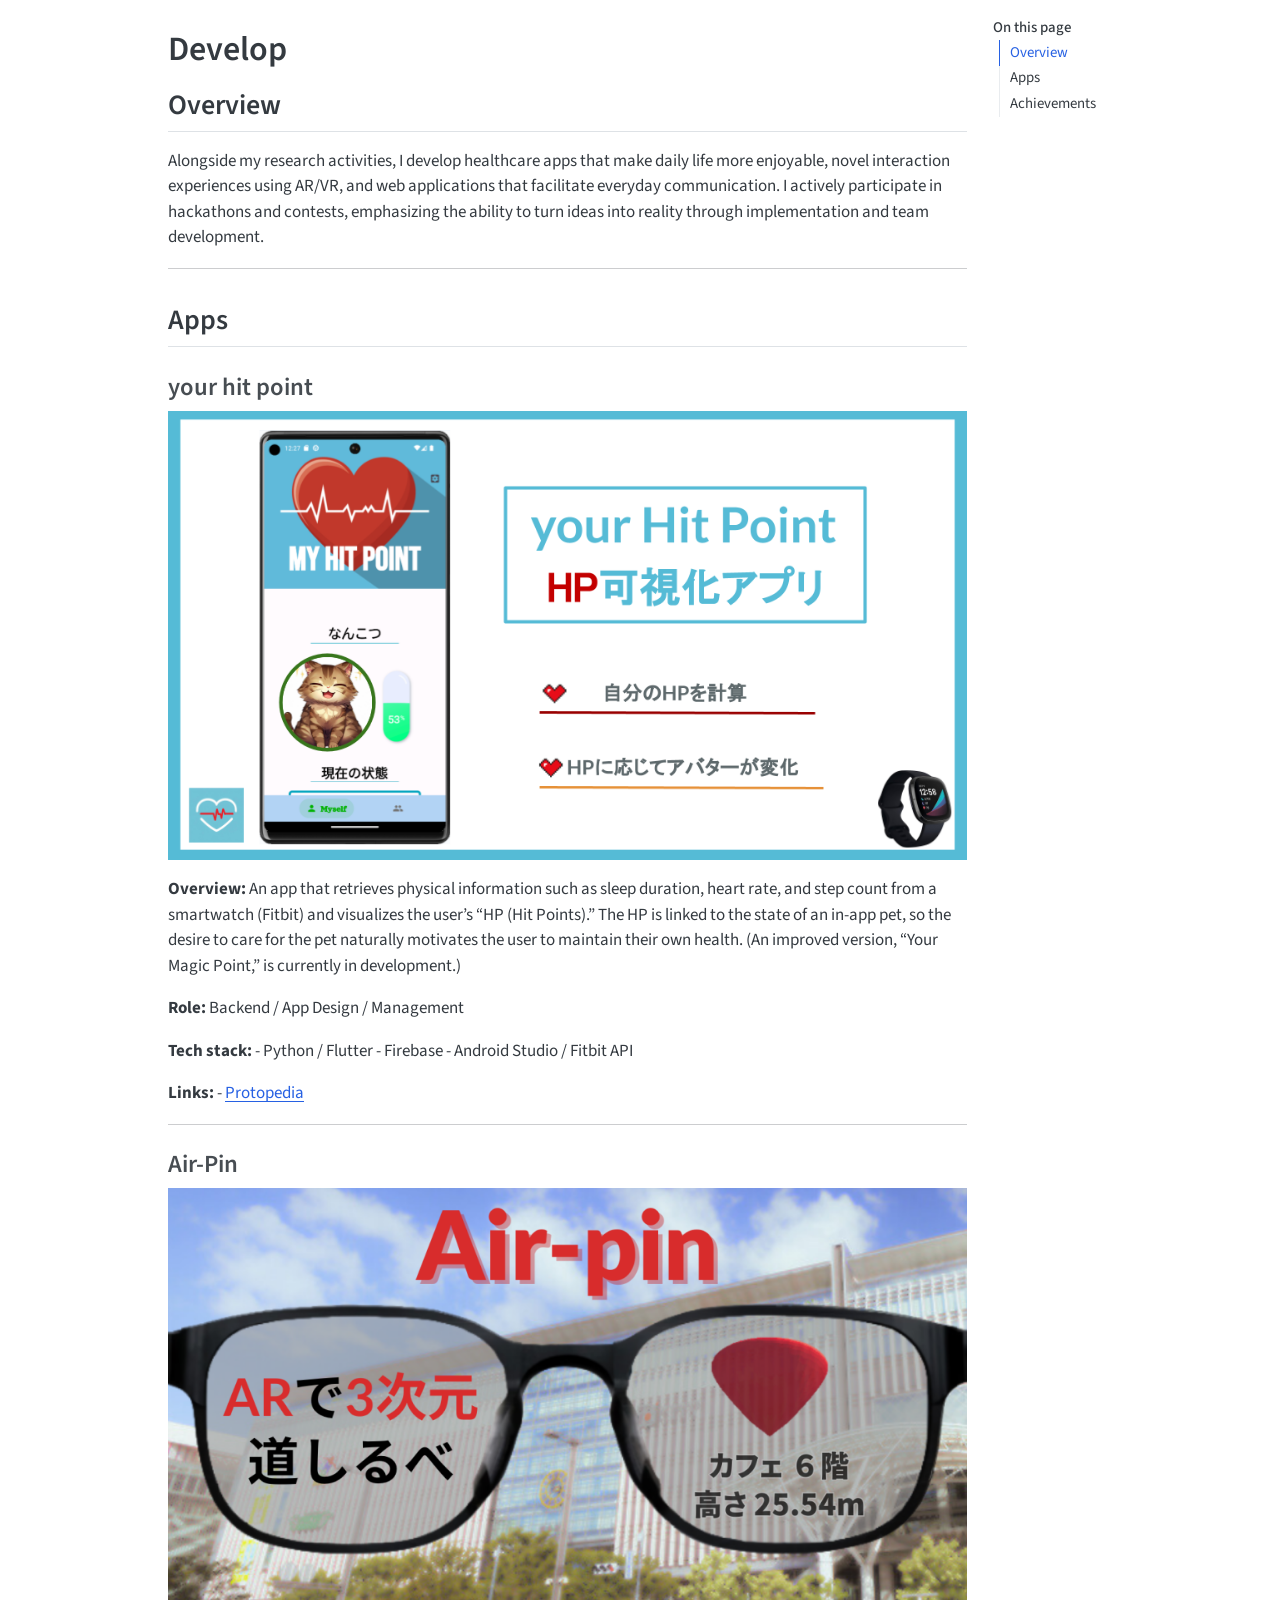
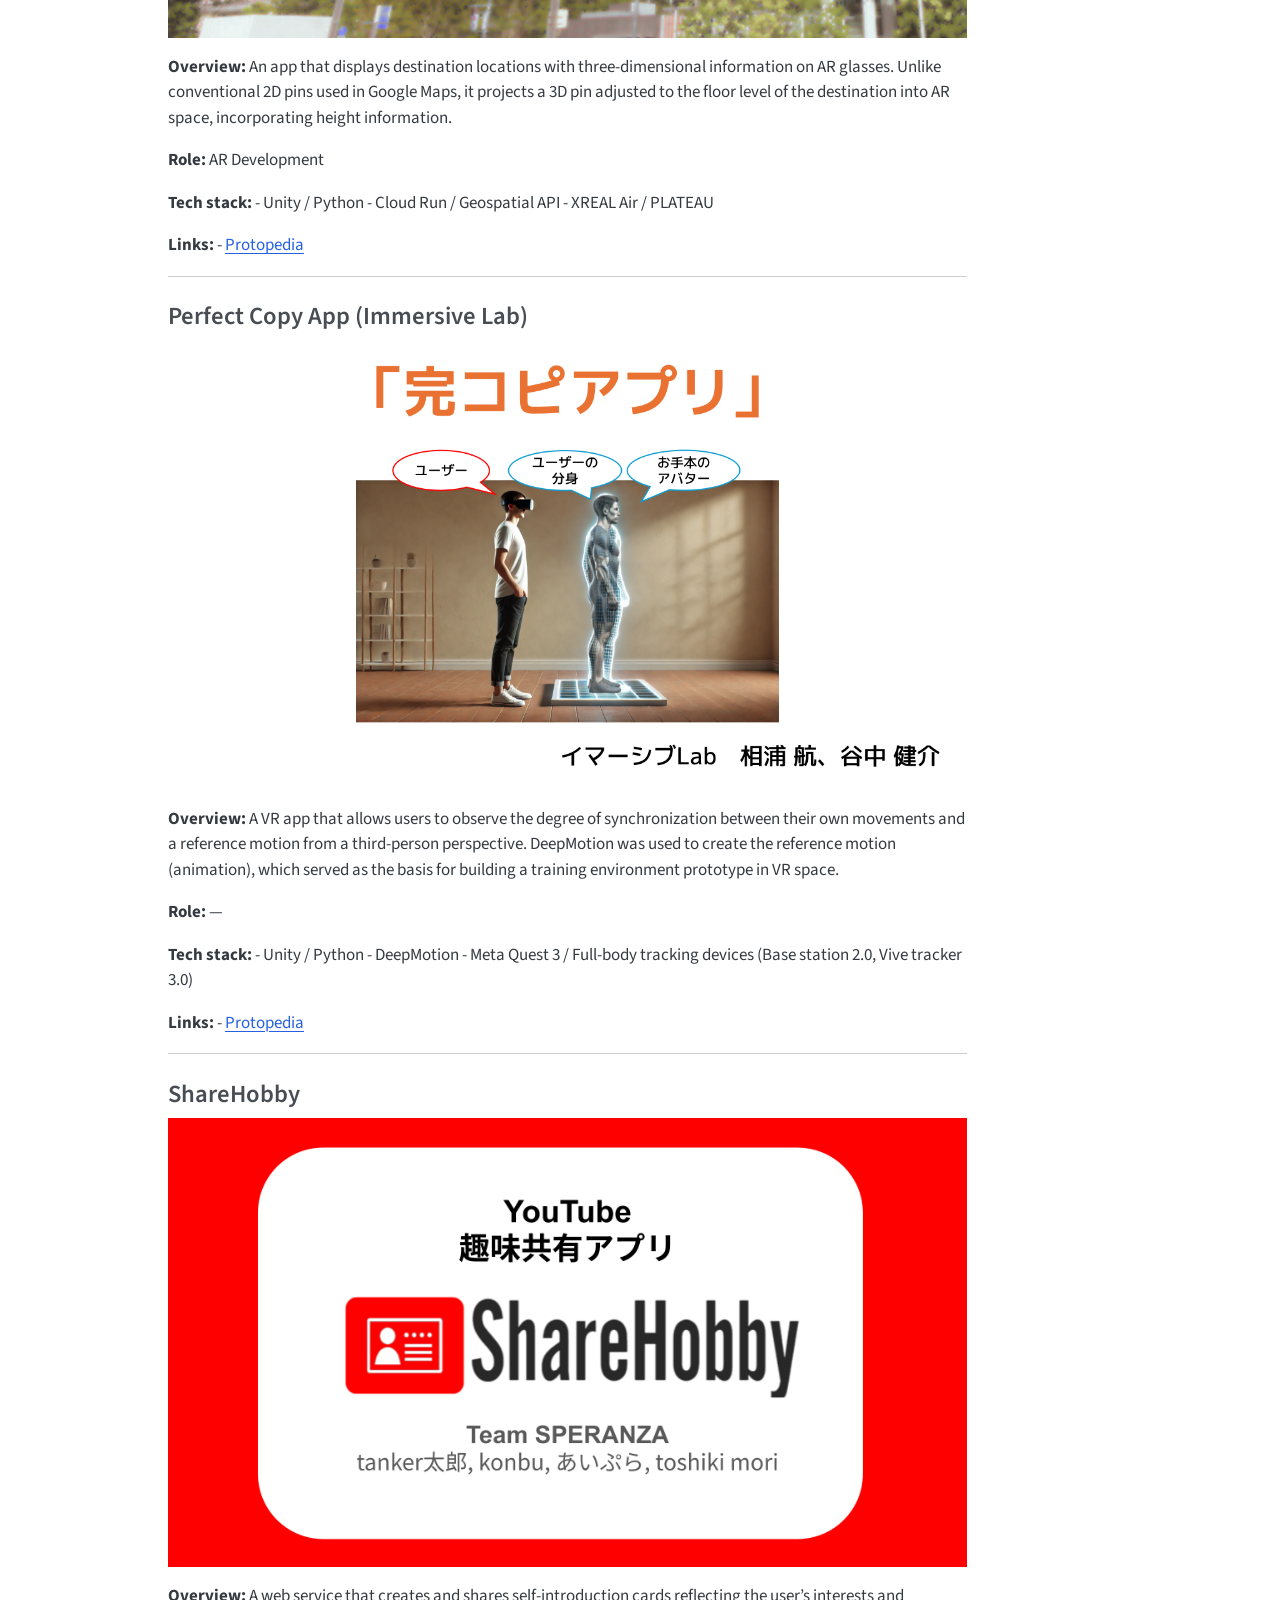
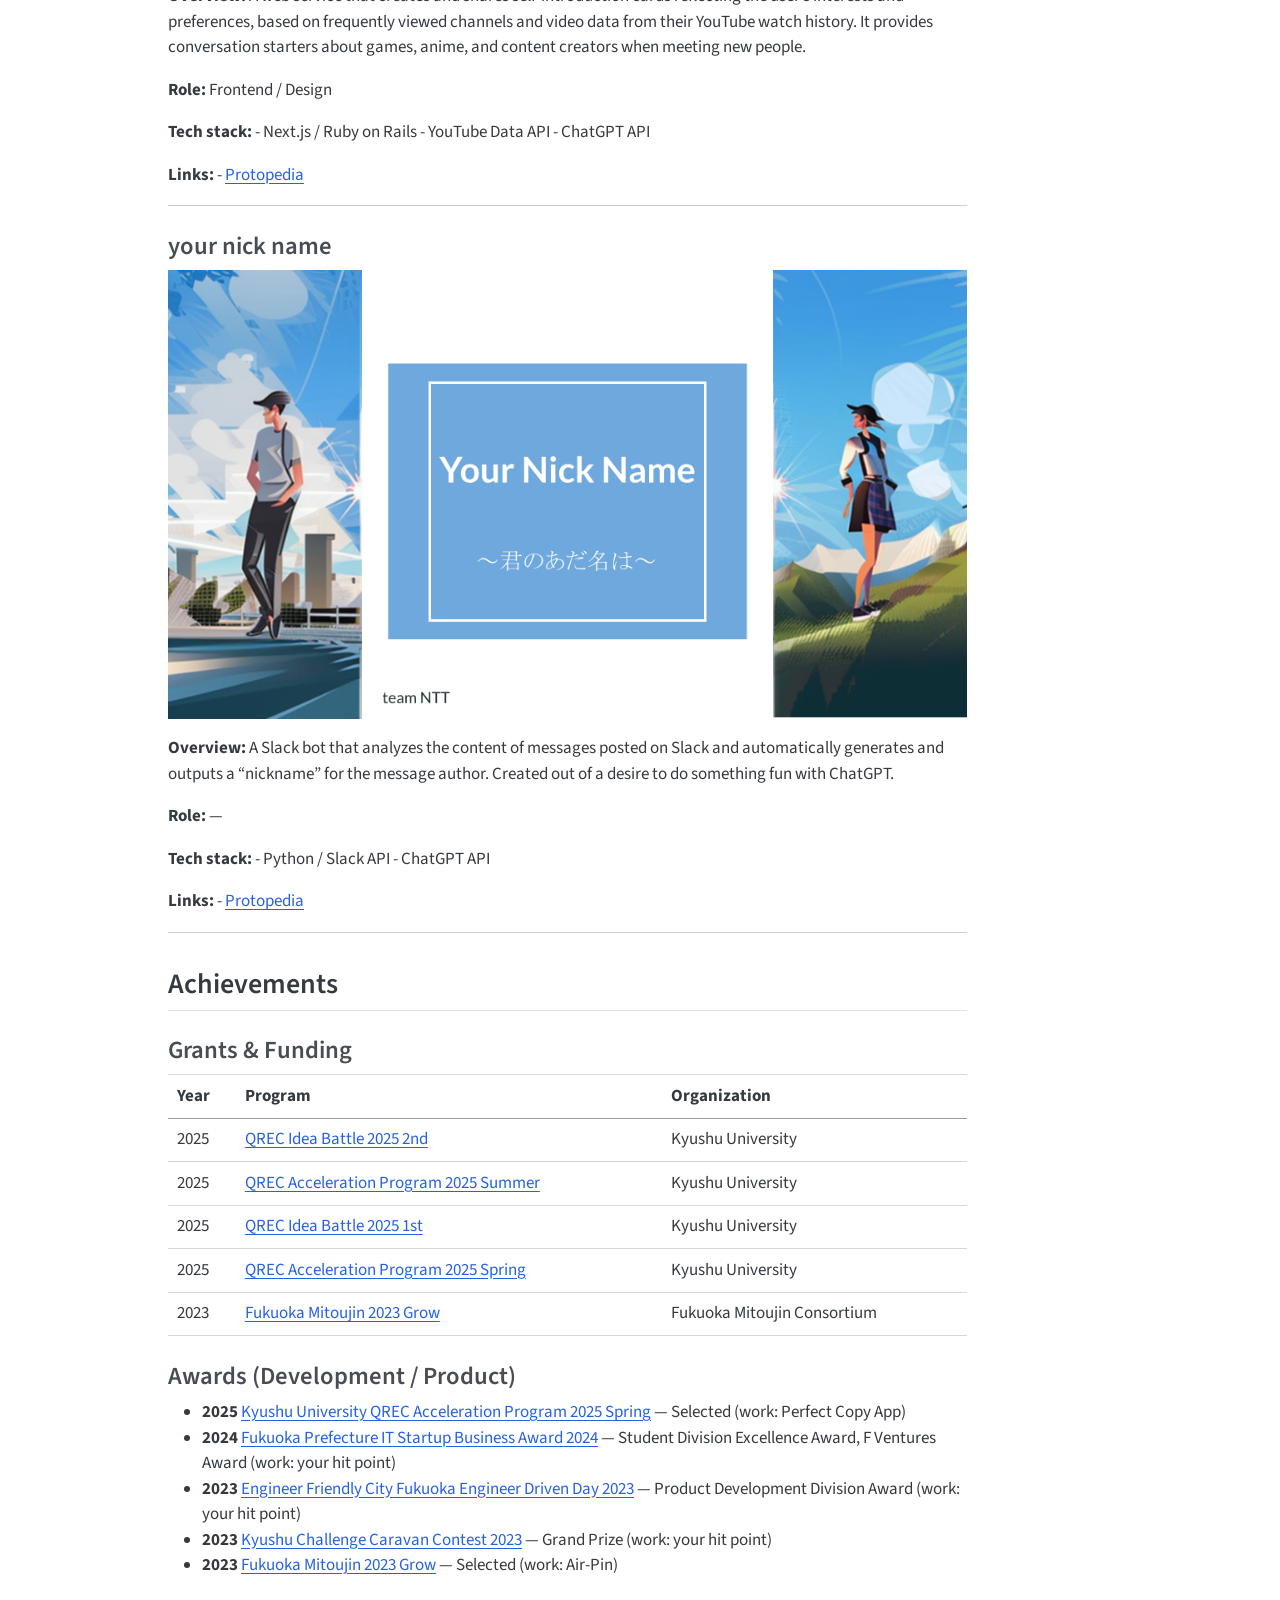
<file: docs/en/develop.html>
<!DOCTYPE html>
<html xmlns="http://www.w3.org/1999/xhtml" lang="en" xml:lang="en"><head>

<meta charset="utf-8">
<meta name="generator" content="quarto-1.9.37">

<meta name="viewport" content="width=device-width, initial-scale=1.0, user-scalable=yes">


<title>Develop – tanker 428</title>
<style>
/* Default styles provided by pandoc.
** See https://pandoc.org/MANUAL.html#variables-for-html for config info.
*/
code{white-space: pre-wrap;}
span.smallcaps{font-variant: small-caps;}
div.columns{display: flex; gap: min(4vw, 1.5em);}
div.column{flex: auto; overflow-x: auto;}
div.hanging-indent{margin-left: 1.5em; text-indent: -1.5em;}
ul.task-list{list-style: none;}
ul.task-list li input[type="checkbox"] {
  width: 0.8em;
  margin: 0 0.8em 0.2em -1em; /* quarto-specific, see https://github.com/quarto-dev/quarto-cli/issues/4556 */ 
  vertical-align: middle;
}
</style>


<script src="../site_libs/quarto-nav/quarto-nav.js"></script>
<script src="../site_libs/quarto-nav/headroom.min.js"></script>
<script src="../site_libs/clipboard/clipboard.min.js"></script>
<script src="../site_libs/quarto-search/autocomplete.umd.js"></script>
<script src="../site_libs/quarto-search/fuse.min.js"></script>
<script src="../site_libs/quarto-search/quarto-search.js"></script>
<meta name="quarto:offset" content="../">
<script src="../site_libs/quarto-html/quarto.js" type="module"></script>
<script src="../site_libs/quarto-html/tabsets/tabsets.js" type="module"></script>
<script src="../site_libs/quarto-html/popper.min.js"></script>
<script src="../site_libs/quarto-html/tippy.umd.min.js"></script>
<script src="../site_libs/quarto-html/anchor.min.js"></script>
<link href="../site_libs/quarto-html/tippy.css" rel="stylesheet">
<link href="../site_libs/quarto-html/quarto-syntax-highlighting-7f8f88aac4f3542376d5c11b86a4c14d.css" rel="stylesheet" id="quarto-text-highlighting-styles">
<script src="../site_libs/bootstrap/bootstrap.min.js"></script>
<link href="../site_libs/bootstrap/bootstrap-icons.css" rel="stylesheet">
<link href="../site_libs/bootstrap/bootstrap-787e033c7b6f65c9dfccb6078e5d2d34.min.css" rel="stylesheet" append-hash="true" id="quarto-bootstrap" data-mode="light">
<script id="quarto-search-options" type="application/json">{
  "location": "sidebar",
  "copy-button": false,
  "collapse-after": 3,
  "panel-placement": "start",
  "type": "textbox",
  "limit": 50,
  "keyboard-shortcut": [
    "f",
    "/",
    "s"
  ],
  "show-item-context": false,
  "language": {
    "search-no-results-text": "No results",
    "search-matching-documents-text": "matching documents",
    "search-copy-link-title": "Copy link to search",
    "search-hide-matches-text": "Hide additional matches",
    "search-more-match-text": "more match in this document",
    "search-more-matches-text": "more matches in this document",
    "search-clear-button-title": "Clear",
    "search-text-placeholder": "",
    "search-detached-cancel-button-title": "Cancel",
    "search-submit-button-title": "Submit",
    "search-label": "Search"
  }
}</script>


<link rel="stylesheet" href="../styles.css">
</head>

<body class="quarto-light">

<div id="quarto-search-results"></div>
<!-- content -->
<div id="quarto-content" class="quarto-container page-columns page-rows-contents page-layout-article">
<!-- sidebar -->
<!-- margin-sidebar -->
    <div id="quarto-margin-sidebar" class="sidebar margin-sidebar">
        <nav id="TOC" role="doc-toc" class="toc-active">
    <h2 id="toc-title">On this page</h2>
   
  <ul>
  <li><a href="#overview" id="toc-overview" class="nav-link active" data-scroll-target="#overview">Overview</a></li>
  <li><a href="#apps" id="toc-apps" class="nav-link" data-scroll-target="#apps">Apps</a>
  <ul class="collapse">
  <li><a href="#your-hit-point" id="toc-your-hit-point" class="nav-link" data-scroll-target="#your-hit-point">your hit point</a></li>
  <li><a href="#air-pin" id="toc-air-pin" class="nav-link" data-scroll-target="#air-pin">Air-Pin</a></li>
  <li><a href="#perfect-copy-app-immersive-lab" id="toc-perfect-copy-app-immersive-lab" class="nav-link" data-scroll-target="#perfect-copy-app-immersive-lab">Perfect Copy App (Immersive Lab)</a></li>
  <li><a href="#sharehobby" id="toc-sharehobby" class="nav-link" data-scroll-target="#sharehobby">ShareHobby</a></li>
  <li><a href="#your-nick-name" id="toc-your-nick-name" class="nav-link" data-scroll-target="#your-nick-name">your nick name</a></li>
  </ul></li>
  <li><a href="#achievements" id="toc-achievements" class="nav-link" data-scroll-target="#achievements">Achievements</a>
  <ul class="collapse">
  <li><a href="#grants-funding" id="toc-grants-funding" class="nav-link" data-scroll-target="#grants-funding">Grants &amp; Funding</a></li>
  <li><a href="#awards-development-product" id="toc-awards-development-product" class="nav-link" data-scroll-target="#awards-development-product">Awards (Development / Product)</a></li>
  </ul></li>
  </ul>
</nav>
    </div>
<!-- main -->
<main class="content" id="quarto-document-content">

<header id="title-block-header" class="quarto-title-block default">
<div class="quarto-title">
<h1 class="title">Develop</h1>
</div>



<div class="quarto-title-meta">

    
  
    
  </div>
  


</header>


<section id="overview" class="level2">
<h2 class="anchored" data-anchor-id="overview">Overview</h2>
<p>Alongside my research activities, I develop healthcare apps that make daily life more enjoyable, novel interaction experiences using AR/VR, and web applications that facilitate everyday communication. I actively participate in hackathons and contests, emphasizing the ability to turn ideas into reality through implementation and team development.</p>
<hr>
</section>
<section id="apps" class="level2">
<h2 class="anchored" data-anchor-id="apps">Apps</h2>
<section id="your-hit-point" class="level3">
<h3 class="anchored" data-anchor-id="your-hit-point">your hit point</h3>
<p><img src="../assets/your_hit_point_screenshot.png" class="img-fluid"></p>
<p><strong>Overview:</strong> An app that retrieves physical information such as sleep duration, heart rate, and step count from a smartwatch (Fitbit) and visualizes the user’s “HP (Hit Points).” The HP is linked to the state of an in-app pet, so the desire to care for the pet naturally motivates the user to maintain their own health. (An improved version, “Your Magic Point,” is currently in development.)</p>
<p><strong>Role:</strong> Backend / App Design / Management</p>
<p><strong>Tech stack:</strong> - Python / Flutter - Firebase - Android Studio / Fitbit API</p>
<p><strong>Links:</strong> - <a href="https://protopedia.net/prototype/4604">Protopedia</a></p>
<hr>
</section>
<section id="air-pin" class="level3">
<h3 class="anchored" data-anchor-id="air-pin">Air-Pin</h3>
<p><img src="../assets/air_pin_screenshot.png" class="img-fluid"></p>
<p><strong>Overview:</strong> An app that displays destination locations with three-dimensional information on AR glasses. Unlike conventional 2D pins used in Google Maps, it projects a 3D pin adjusted to the floor level of the destination into AR space, incorporating height information.</p>
<p><strong>Role:</strong> AR Development</p>
<p><strong>Tech stack:</strong> - Unity / Python - Cloud Run / Geospatial API - XREAL Air / PLATEAU</p>
<p><strong>Links:</strong> - <a href="https://protopedia.net/prototype/5094">Protopedia</a></p>
<hr>
</section>
<section id="perfect-copy-app-immersive-lab" class="level3">
<h3 class="anchored" data-anchor-id="perfect-copy-app-immersive-lab">Perfect Copy App (Immersive Lab)</h3>
<p><img src="../assets/kankopi_screenshot.png" class="img-fluid"></p>
<p><strong>Overview:</strong> A VR app that allows users to observe the degree of synchronization between their own movements and a reference motion from a third-person perspective. DeepMotion was used to create the reference motion (animation), which served as the basis for building a training environment prototype in VR space.</p>
<p><strong>Role:</strong> —</p>
<p><strong>Tech stack:</strong> - Unity / Python - DeepMotion - Meta Quest 3 / Full-body tracking devices (Base station 2.0, Vive tracker 3.0)</p>
<p><strong>Links:</strong> - <a href="https://protopedia.net/prototype/6715">Protopedia</a></p>
<hr>
</section>
<section id="sharehobby" class="level3">
<h3 class="anchored" data-anchor-id="sharehobby">ShareHobby</h3>
<p><img src="../assets/share_hobby_screenshot.png" class="img-fluid"></p>
<p><strong>Overview:</strong> A web service that creates and shares self-introduction cards reflecting the user’s interests and preferences, based on frequently viewed channels and video data from their YouTube watch history. It provides conversation starters about games, anime, and content creators when meeting new people.</p>
<p><strong>Role:</strong> Frontend / Design</p>
<p><strong>Tech stack:</strong> - Next.js / Ruby on Rails - YouTube Data API - ChatGPT API</p>
<p><strong>Links:</strong> - <a href="https://protopedia.net/prototype/5193">Protopedia</a></p>
<hr>
</section>
<section id="your-nick-name" class="level3">
<h3 class="anchored" data-anchor-id="your-nick-name">your nick name</h3>
<p><img src="../assets/your_nick_name_screenshot.png" class="img-fluid"></p>
<p><strong>Overview:</strong> A Slack bot that analyzes the content of messages posted on Slack and automatically generates and outputs a “nickname” for the message author. Created out of a desire to do something fun with ChatGPT.</p>
<p><strong>Role:</strong> —</p>
<p><strong>Tech stack:</strong> - Python / Slack API - ChatGPT API</p>
<p><strong>Links:</strong> - <a href="https://protopedia.net/prototype/5104">Protopedia</a></p>
<hr>
</section>
</section>
<section id="achievements" class="level2">
<h2 class="anchored" data-anchor-id="achievements">Achievements</h2>
<section id="grants-funding" class="level3">
<h3 class="anchored" data-anchor-id="grants-funding">Grants &amp; Funding</h3>
<table class="caption-top table">
<thead>
<tr class="header">
<th>Year</th>
<th>Program</th>
<th>Organization</th>
</tr>
</thead>
<tbody>
<tr class="odd">
<td>2025</td>
<td><a href="https://qrec.kyushu-u.ac.jp/news/idea-battle_20251109/">QREC Idea Battle 2025 2nd</a></td>
<td>Kyushu University</td>
</tr>
<tr class="even">
<td>2025</td>
<td><a href="https://qrec.kyushu-u.ac.jp/news/acceleration-program_qsap03_adopters/">QREC Acceleration Program 2025 Summer</a></td>
<td>Kyushu University</td>
</tr>
<tr class="odd">
<td>2025</td>
<td><a href="https://qrec.kyushu-u.ac.jp/news/20250525_ib1st/">QREC Idea Battle 2025 1st</a></td>
<td>Kyushu University</td>
</tr>
<tr class="even">
<td>2025</td>
<td><a href="https://qrec.kyushu-u.ac.jp/news/20251212_01/">QREC Acceleration Program 2025 Spring</a></td>
<td>Kyushu University</td>
</tr>
<tr class="odd">
<td>2023</td>
<td><a href="https://mitou-fukuoka.org/works/air-pin/">Fukuoka Mitoujin 2023 Grow</a></td>
<td>Fukuoka Mitoujin Consortium</td>
</tr>
</tbody>
</table>
</section>
<section id="awards-development-product" class="level3">
<h3 class="anchored" data-anchor-id="awards-development-product">Awards (Development / Product)</h3>
<ul>
<li><strong>2025</strong> <a href="https://qrec.kyushu-u.ac.jp/news/20251212_01/">Kyushu University QREC Acceleration Program 2025 Spring</a> — Selected (work: Perfect Copy App)</li>
<li><strong>2024</strong> <a href="https://www.youtube.com/watch?v=cDuHPSLw_d8">Fukuoka Prefecture IT Startup Business Award 2024</a> — Student Division Excellence Award, F Ventures Award (work: your hit point)</li>
<li><strong>2023</strong> <a href="https://protopedia.net/event/engineerdrivenday2023">Engineer Friendly City Fukuoka Engineer Driven Day 2023</a> — Product Development Division Award (work: your hit point)</li>
<li><strong>2023</strong> <a href="https://challecara.org/?page_id=3082">Kyushu Challenge Caravan Contest 2023</a> — Grand Prize (work: your hit point)</li>
<li><strong>2023</strong> <a href="https://mitou-fukuoka.org/works/air-pin/">Fukuoka Mitoujin 2023 Grow</a> — Selected (work: Air-Pin)</li>
</ul>


</section>
</section>

</main> <!-- /main -->
<script>
(function () {
  var JA_TO_EN_LABEL = {
    'ホーム':         'Home',
    'プロフィール':   'Profile',
    '研究':           'Research',
    '開発':           'Develop',
    'その他':         'Other',
    'English / 英語': '日本語 / Japanese'
  };

  var JA_TO_EN_HREF = {
    'ホーム':         'index.html',
    'プロフィール':   'profile.html',
    '研究':           'research.html',
    '開発':           'develop.html',
    'その他':         'other.html'
  };

  document.addEventListener('DOMContentLoaded', function () {
    var path = window.location.pathname;
    var parts = path.split('/');
    var filename = parts[parts.length - 1];
    if (!filename || !filename.endsWith('.html')) filename = 'index.html';

    var isEn = path.includes('/en/');

    document.querySelectorAll('.sidebar-item a').forEach(function (a) {
      var txt = (a.textContent || '').trim();

      if (isEn) {
        if (JA_TO_EN_HREF.hasOwnProperty(txt)) {
          a.href = JA_TO_EN_HREF[txt];
          a.textContent = JA_TO_EN_LABEL[txt];
          // 現在ページに対応するタブに active を付与
          a.classList.remove('active');
          if (JA_TO_EN_HREF[txt] === filename) {
            a.classList.add('active');
          }
        } else if (txt === 'English / 英語') {
          a.href = '../' + filename;
          a.textContent = '日本語 / Japanese';
          a.classList.remove('active');
          a.closest('.sidebar-item').classList.add('lang-toggle-item');
        }
      } else {
        if (txt === 'English / 英語') {
          a.href = 'en/' + filename;
          a.closest('.sidebar-item').classList.add('lang-toggle-item');
        }
      }
    });
  });
})();
</script>
<script id="quarto-html-after-body" type="application/javascript">
  window.document.addEventListener("DOMContentLoaded", function (event) {
    const icon = "";
    const anchorJS = new window.AnchorJS();
    anchorJS.options = {
      placement: 'right',
      icon: icon
    };
    anchorJS.add('.anchored');
    const isCodeAnnotation = (el) => {
      for (const clz of el.classList) {
        if (clz.startsWith('code-annotation-')) {                     
          return true;
        }
      }
      return false;
    }
    const onCopySuccess = function(e) {
      // button target
      const button = e.trigger;
      // don't keep focus
      button.blur();
      // flash "checked"
      button.classList.add('code-copy-button-checked');
      var currentTitle = button.getAttribute("title");
      button.setAttribute("title", "Copied!");
      let tooltip;
      if (window.bootstrap) {
        button.setAttribute("data-bs-toggle", "tooltip");
        button.setAttribute("data-bs-placement", "left");
        button.setAttribute("data-bs-title", "Copied!");
        tooltip = new bootstrap.Tooltip(button, 
          { trigger: "manual", 
            customClass: "code-copy-button-tooltip",
            offset: [0, -8]});
        tooltip.show();    
      }
      setTimeout(function() {
        if (tooltip) {
          tooltip.hide();
          button.removeAttribute("data-bs-title");
          button.removeAttribute("data-bs-toggle");
          button.removeAttribute("data-bs-placement");
        }
        button.setAttribute("title", currentTitle);
        button.classList.remove('code-copy-button-checked');
      }, 1000);
      // clear code selection
      e.clearSelection();
    }
    const getTextToCopy = function(trigger) {
      const outerScaffold = trigger.parentElement.cloneNode(true);
      const codeEl = outerScaffold.querySelector('code');
      for (const childEl of codeEl.children) {
        if (isCodeAnnotation(childEl)) {
          childEl.remove();
        }
      }
      return codeEl.innerText;
    }
    const clipboard = new window.ClipboardJS('.code-copy-button:not([data-in-quarto-modal])', {
      text: getTextToCopy
    });
    clipboard.on('success', onCopySuccess);
    if (window.document.getElementById('quarto-embedded-source-code-modal')) {
      const clipboardModal = new window.ClipboardJS('.code-copy-button[data-in-quarto-modal]', {
        text: getTextToCopy,
        container: window.document.getElementById('quarto-embedded-source-code-modal')
      });
      clipboardModal.on('success', onCopySuccess);
    }
      var localhostRegex = new RegExp(/^(?:http|https):\/\/localhost\:?[0-9]*\//);
      var mailtoRegex = new RegExp(/^mailto:/);
        var filterRegex = new RegExp('/' + window.location.host + '/');
      var isInternal = (href) => {
          return filterRegex.test(href) || localhostRegex.test(href) || mailtoRegex.test(href);
      }
      // Inspect non-navigation links and adorn them if external
     var links = window.document.querySelectorAll('a[href]:not(.nav-link):not(.navbar-brand):not(.toc-action):not(.sidebar-link):not(.sidebar-item-toggle):not(.pagination-link):not(.no-external):not([aria-hidden]):not(.dropdown-item):not(.quarto-navigation-tool):not(.about-link)');
      for (var i=0; i<links.length; i++) {
        const link = links[i];
        if (!isInternal(link.href)) {
          // undo the damage that might have been done by quarto-nav.js in the case of
          // links that we want to consider external
          if (link.dataset.originalHref !== undefined) {
            link.href = link.dataset.originalHref;
          }
        }
      }
    function tippyHover(el, contentFn, onTriggerFn, onUntriggerFn) {
      const config = {
        allowHTML: true,
        maxWidth: 500,
        delay: 100,
        arrow: false,
        appendTo: function(el) {
            return el.parentElement;
        },
        interactive: true,
        interactiveBorder: 10,
        theme: 'quarto',
        placement: 'bottom-start',
      };
      if (contentFn) {
        config.content = contentFn;
      }
      if (onTriggerFn) {
        config.onTrigger = onTriggerFn;
      }
      if (onUntriggerFn) {
        config.onUntrigger = onUntriggerFn;
      }
      window.tippy(el, config); 
    }
    const noterefs = window.document.querySelectorAll('a[role="doc-noteref"]');
    for (var i=0; i<noterefs.length; i++) {
      const ref = noterefs[i];
      tippyHover(ref, function() {
        // use id or data attribute instead here
        let href = ref.getAttribute('data-footnote-href') || ref.getAttribute('href');
        try { href = new URL(href).hash; } catch {}
        const id = href.replace(/^#\/?/, "");
        const note = window.document.getElementById(id);
        if (note) {
          return note.innerHTML;
        } else {
          return "";
        }
      });
    }
    const xrefs = window.document.querySelectorAll('a.quarto-xref');
    const processXRef = (id, note) => {
      // Strip column container classes
      const stripColumnClz = (el) => {
        el.classList.remove("page-full", "page-columns");
        if (el.children) {
          for (const child of el.children) {
            stripColumnClz(child);
          }
        }
      }
      stripColumnClz(note)
      if (id === null || id.startsWith('sec-')) {
        // Special case sections, only their first couple elements
        const container = document.createElement("div");
        if (note.children && note.children.length > 2) {
          container.appendChild(note.children[0].cloneNode(true));
          for (let i = 1; i < note.children.length; i++) {
            const child = note.children[i];
            if (child.tagName === "P" && child.innerText === "") {
              continue;
            } else {
              container.appendChild(child.cloneNode(true));
              break;
            }
          }
          if (window.Quarto?.typesetMath) {
            window.Quarto.typesetMath(container);
          }
          return container.innerHTML
        } else {
          if (window.Quarto?.typesetMath) {
            window.Quarto.typesetMath(note);
          }
          return note.innerHTML;
        }
      } else {
        // Remove any anchor links if they are present
        const anchorLink = note.querySelector('a.anchorjs-link');
        if (anchorLink) {
          anchorLink.remove();
        }
        if (window.Quarto?.typesetMath) {
          window.Quarto.typesetMath(note);
        }
        if (note.classList.contains("callout")) {
          return note.outerHTML;
        } else {
          return note.innerHTML;
        }
      }
    }
    for (var i=0; i<xrefs.length; i++) {
      const xref = xrefs[i];
      tippyHover(xref, undefined, function(instance) {
        instance.disable();
        let url = xref.getAttribute('href');
        let hash = undefined; 
        if (url.startsWith('#')) {
          hash = url;
        } else {
          try { hash = new URL(url).hash; } catch {}
        }
        if (hash) {
          const id = hash.replace(/^#\/?/, "");
          const note = window.document.getElementById(id);
          if (note !== null) {
            try {
              const html = processXRef(id, note.cloneNode(true));
              instance.setContent(html);
            } finally {
              instance.enable();
              instance.show();
            }
          } else {
            // See if we can fetch this
            fetch(url.split('#')[0])
            .then(res => res.text())
            .then(html => {
              const parser = new DOMParser();
              const htmlDoc = parser.parseFromString(html, "text/html");
              const note = htmlDoc.getElementById(id);
              if (note !== null) {
                const html = processXRef(id, note);
                instance.setContent(html);
              } 
            }).finally(() => {
              instance.enable();
              instance.show();
            });
          }
        } else {
          // See if we can fetch a full url (with no hash to target)
          // This is a special case and we should probably do some content thinning / targeting
          fetch(url)
          .then(res => res.text())
          .then(html => {
            const parser = new DOMParser();
            const htmlDoc = parser.parseFromString(html, "text/html");
            const note = htmlDoc.querySelector('main.content');
            if (note !== null) {
              // This should only happen for chapter cross references
              // (since there is no id in the URL)
              // remove the first header
              if (note.children.length > 0 && note.children[0].tagName === "HEADER") {
                note.children[0].remove();
              }
              const html = processXRef(null, note);
              instance.setContent(html);
            } 
          }).finally(() => {
            instance.enable();
            instance.show();
          });
        }
      }, function(instance) {
      });
    }
        let selectedAnnoteEl;
        const selectorForAnnotation = ( cell, annotation) => {
          let cellAttr = 'data-code-cell="' + cell + '"';
          let lineAttr = 'data-code-annotation="' +  annotation + '"';
          const selector = 'span[' + cellAttr + '][' + lineAttr + ']';
          return selector;
        }
        const selectCodeLines = (annoteEl) => {
          const doc = window.document;
          const targetCell = annoteEl.getAttribute("data-target-cell");
          const targetAnnotation = annoteEl.getAttribute("data-target-annotation");
          const annoteSpan = window.document.querySelector(selectorForAnnotation(targetCell, targetAnnotation));
          const lines = annoteSpan.getAttribute("data-code-lines").split(",");
          const lineIds = lines.map((line) => {
            return targetCell + "-" + line;
          })
          let top = null;
          let height = null;
          let parent = null;
          if (lineIds.length > 0) {
              //compute the position of the single el (top and bottom and make a div)
              const el = window.document.getElementById(lineIds[0]);
              top = el.offsetTop;
              height = el.offsetHeight;
              parent = el.parentElement.parentElement;
            if (lineIds.length > 1) {
              const lastEl = window.document.getElementById(lineIds[lineIds.length - 1]);
              const bottom = lastEl.offsetTop + lastEl.offsetHeight;
              height = bottom - top;
            }
            if (top !== null && height !== null && parent !== null) {
              // cook up a div (if necessary) and position it 
              let div = window.document.getElementById("code-annotation-line-highlight");
              if (div === null) {
                div = window.document.createElement("div");
                div.setAttribute("id", "code-annotation-line-highlight");
                div.style.position = 'absolute';
                parent.appendChild(div);
              }
              div.style.top = top - 2 + "px";
              div.style.height = height + 4 + "px";
              div.style.left = 0;
              let gutterDiv = window.document.getElementById("code-annotation-line-highlight-gutter");
              if (gutterDiv === null) {
                gutterDiv = window.document.createElement("div");
                gutterDiv.setAttribute("id", "code-annotation-line-highlight-gutter");
                gutterDiv.style.position = 'absolute';
                const codeCell = window.document.getElementById(targetCell);
                const gutter = codeCell.querySelector('.code-annotation-gutter');
                gutter.appendChild(gutterDiv);
              }
              gutterDiv.style.top = top - 2 + "px";
              gutterDiv.style.height = height + 4 + "px";
            }
            selectedAnnoteEl = annoteEl;
          }
        };
        const unselectCodeLines = () => {
          const elementsIds = ["code-annotation-line-highlight", "code-annotation-line-highlight-gutter"];
          elementsIds.forEach((elId) => {
            const div = window.document.getElementById(elId);
            if (div) {
              div.remove();
            }
          });
          selectedAnnoteEl = undefined;
        };
          // Handle positioning of the toggle
      window.addEventListener(
        "resize",
        throttle(() => {
          elRect = undefined;
          if (selectedAnnoteEl) {
            selectCodeLines(selectedAnnoteEl);
          }
        }, 10)
      );
      function throttle(fn, ms) {
      let throttle = false;
      let timer;
        return (...args) => {
          if(!throttle) { // first call gets through
              fn.apply(this, args);
              throttle = true;
          } else { // all the others get throttled
              if(timer) clearTimeout(timer); // cancel #2
              timer = setTimeout(() => {
                fn.apply(this, args);
                timer = throttle = false;
              }, ms);
          }
        };
      }
        // Attach click handler to the DT
        const annoteDls = window.document.querySelectorAll('dt[data-target-cell]');
        for (const annoteDlNode of annoteDls) {
          annoteDlNode.addEventListener('click', (event) => {
            const clickedEl = event.target;
            if (clickedEl !== selectedAnnoteEl) {
              unselectCodeLines();
              const activeEl = window.document.querySelector('dt[data-target-cell].code-annotation-active');
              if (activeEl) {
                activeEl.classList.remove('code-annotation-active');
              }
              selectCodeLines(clickedEl);
              clickedEl.classList.add('code-annotation-active');
            } else {
              // Unselect the line
              unselectCodeLines();
              clickedEl.classList.remove('code-annotation-active');
            }
          });
        }
    const findCites = (el) => {
      const parentEl = el.parentElement;
      if (parentEl) {
        const cites = parentEl.dataset.cites;
        if (cites) {
          return {
            el,
            cites: cites.split(' ')
          };
        } else {
          return findCites(el.parentElement)
        }
      } else {
        return undefined;
      }
    };
    var bibliorefs = window.document.querySelectorAll('a[role="doc-biblioref"]');
    for (var i=0; i<bibliorefs.length; i++) {
      const ref = bibliorefs[i];
      const citeInfo = findCites(ref);
      if (citeInfo) {
        tippyHover(citeInfo.el, function() {
          var popup = window.document.createElement('div');
          citeInfo.cites.forEach(function(cite) {
            var citeDiv = window.document.createElement('div');
            citeDiv.classList.add('hanging-indent');
            citeDiv.classList.add('csl-entry');
            var biblioDiv = window.document.getElementById('ref-' + cite);
            if (biblioDiv) {
              citeDiv.innerHTML = biblioDiv.innerHTML;
            }
            popup.appendChild(citeDiv);
          });
          return popup.innerHTML;
        });
      }
    }
  });
  </script>
</div> <!-- /content -->




</body></html>
</file>
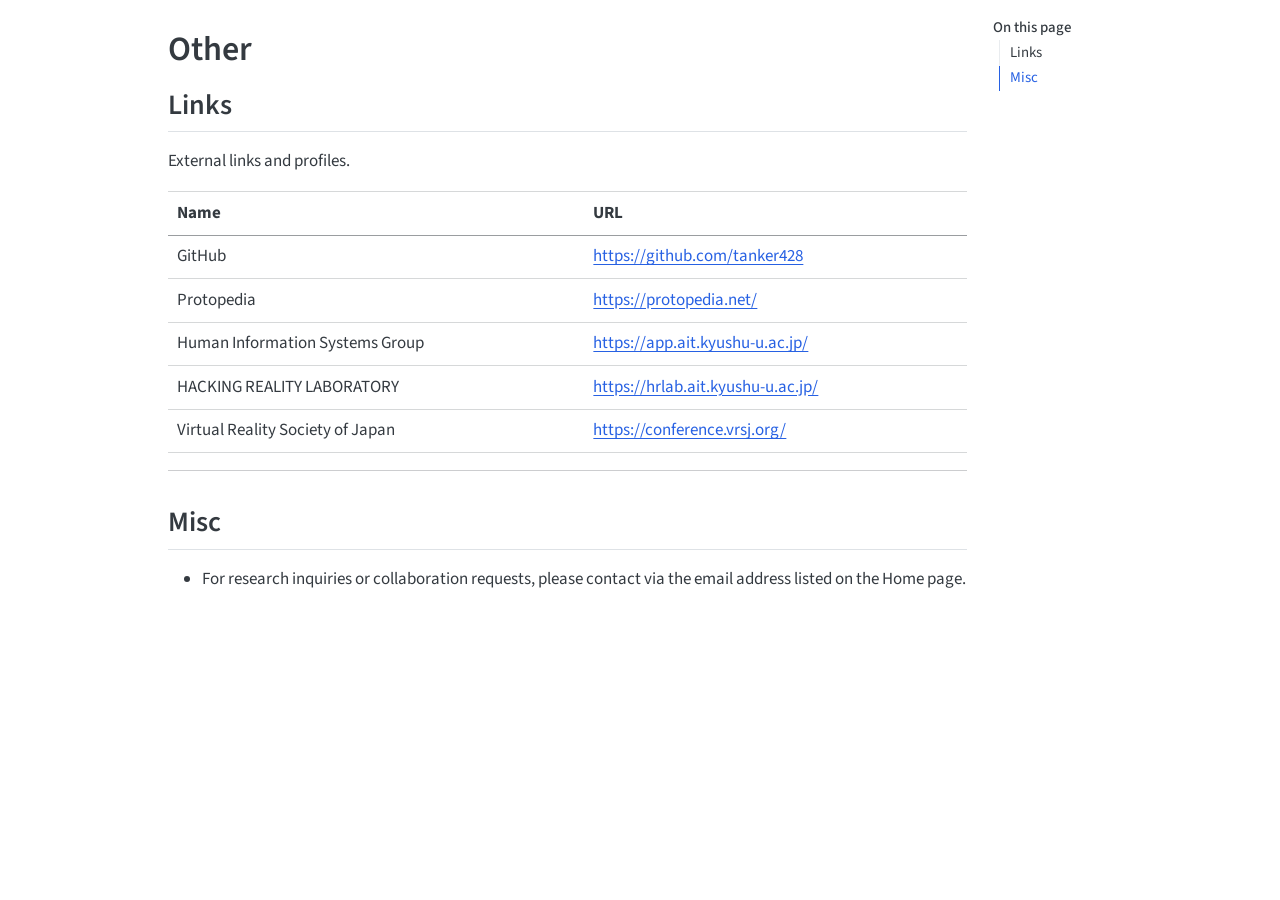
<file: docs/en/other.html>
<!DOCTYPE html>
<html xmlns="http://www.w3.org/1999/xhtml" lang="en" xml:lang="en"><head>

<meta charset="utf-8">
<meta name="generator" content="quarto-1.9.37">

<meta name="viewport" content="width=device-width, initial-scale=1.0, user-scalable=yes">


<title>Other – tanker 428</title>
<style>
/* Default styles provided by pandoc.
** See https://pandoc.org/MANUAL.html#variables-for-html for config info.
*/
code{white-space: pre-wrap;}
span.smallcaps{font-variant: small-caps;}
div.columns{display: flex; gap: min(4vw, 1.5em);}
div.column{flex: auto; overflow-x: auto;}
div.hanging-indent{margin-left: 1.5em; text-indent: -1.5em;}
ul.task-list{list-style: none;}
ul.task-list li input[type="checkbox"] {
  width: 0.8em;
  margin: 0 0.8em 0.2em -1em; /* quarto-specific, see https://github.com/quarto-dev/quarto-cli/issues/4556 */ 
  vertical-align: middle;
}
</style>


<script src="../site_libs/quarto-nav/quarto-nav.js"></script>
<script src="../site_libs/quarto-nav/headroom.min.js"></script>
<script src="../site_libs/clipboard/clipboard.min.js"></script>
<script src="../site_libs/quarto-search/autocomplete.umd.js"></script>
<script src="../site_libs/quarto-search/fuse.min.js"></script>
<script src="../site_libs/quarto-search/quarto-search.js"></script>
<meta name="quarto:offset" content="../">
<script src="../site_libs/quarto-html/quarto.js" type="module"></script>
<script src="../site_libs/quarto-html/tabsets/tabsets.js" type="module"></script>
<script src="../site_libs/quarto-html/popper.min.js"></script>
<script src="../site_libs/quarto-html/tippy.umd.min.js"></script>
<script src="../site_libs/quarto-html/anchor.min.js"></script>
<link href="../site_libs/quarto-html/tippy.css" rel="stylesheet">
<link href="../site_libs/quarto-html/quarto-syntax-highlighting-7f8f88aac4f3542376d5c11b86a4c14d.css" rel="stylesheet" id="quarto-text-highlighting-styles">
<script src="../site_libs/bootstrap/bootstrap.min.js"></script>
<link href="../site_libs/bootstrap/bootstrap-icons.css" rel="stylesheet">
<link href="../site_libs/bootstrap/bootstrap-787e033c7b6f65c9dfccb6078e5d2d34.min.css" rel="stylesheet" append-hash="true" id="quarto-bootstrap" data-mode="light">
<script id="quarto-search-options" type="application/json">{
  "location": "sidebar",
  "copy-button": false,
  "collapse-after": 3,
  "panel-placement": "start",
  "type": "textbox",
  "limit": 50,
  "keyboard-shortcut": [
    "f",
    "/",
    "s"
  ],
  "show-item-context": false,
  "language": {
    "search-no-results-text": "No results",
    "search-matching-documents-text": "matching documents",
    "search-copy-link-title": "Copy link to search",
    "search-hide-matches-text": "Hide additional matches",
    "search-more-match-text": "more match in this document",
    "search-more-matches-text": "more matches in this document",
    "search-clear-button-title": "Clear",
    "search-text-placeholder": "",
    "search-detached-cancel-button-title": "Cancel",
    "search-submit-button-title": "Submit",
    "search-label": "Search"
  }
}</script>


<link rel="stylesheet" href="../styles.css">
</head>

<body class="quarto-light">

<div id="quarto-search-results"></div>
<!-- content -->
<div id="quarto-content" class="quarto-container page-columns page-rows-contents page-layout-article">
<!-- sidebar -->
<!-- margin-sidebar -->
    <div id="quarto-margin-sidebar" class="sidebar margin-sidebar">
        <nav id="TOC" role="doc-toc" class="toc-active">
    <h2 id="toc-title">On this page</h2>
   
  <ul>
  <li><a href="#links" id="toc-links" class="nav-link active" data-scroll-target="#links">Links</a></li>
  <li><a href="#misc" id="toc-misc" class="nav-link" data-scroll-target="#misc">Misc</a></li>
  </ul>
</nav>
    </div>
<!-- main -->
<main class="content" id="quarto-document-content">

<header id="title-block-header" class="quarto-title-block default">
<div class="quarto-title">
<h1 class="title">Other</h1>
</div>



<div class="quarto-title-meta">

    
  
    
  </div>
  


</header>


<section id="links" class="level2">
<h2 class="anchored" data-anchor-id="links">Links</h2>
<p>External links and profiles.</p>
<table class="caption-top table">
<thead>
<tr class="header">
<th>Name</th>
<th>URL</th>
</tr>
</thead>
<tbody>
<tr class="odd">
<td>GitHub</td>
<td><a href="https://github.com/tanker428">https://github.com/tanker428</a></td>
</tr>
<tr class="even">
<td>Protopedia</td>
<td><a href="https://protopedia.net/">https://protopedia.net/</a></td>
</tr>
<tr class="odd">
<td>Human Information Systems Group</td>
<td><a href="https://app.ait.kyushu-u.ac.jp/">https://app.ait.kyushu-u.ac.jp/</a></td>
</tr>
<tr class="even">
<td>HACKING REALITY LABORATORY</td>
<td><a href="https://hrlab.ait.kyushu-u.ac.jp/">https://hrlab.ait.kyushu-u.ac.jp/</a></td>
</tr>
<tr class="odd">
<td>Virtual Reality Society of Japan</td>
<td><a href="https://conference.vrsj.org/">https://conference.vrsj.org/</a></td>
</tr>
</tbody>
</table>
<hr>
</section>
<section id="misc" class="level2">
<h2 class="anchored" data-anchor-id="misc">Misc</h2>
<ul>
<li>For research inquiries or collaboration requests, please contact via the email address listed on the Home page.</li>
</ul>


</section>

</main> <!-- /main -->
<script>
(function () {
  var JA_TO_EN_LABEL = {
    'ホーム':         'Home',
    'プロフィール':   'Profile',
    '研究':           'Research',
    '開発':           'Develop',
    'その他':         'Other',
    'English / 英語': '日本語 / Japanese'
  };

  var JA_TO_EN_HREF = {
    'ホーム':         'index.html',
    'プロフィール':   'profile.html',
    '研究':           'research.html',
    '開発':           'develop.html',
    'その他':         'other.html'
  };

  document.addEventListener('DOMContentLoaded', function () {
    var path = window.location.pathname;
    var parts = path.split('/');
    var filename = parts[parts.length - 1];
    if (!filename || !filename.endsWith('.html')) filename = 'index.html';

    var isEn = path.includes('/en/');

    document.querySelectorAll('.sidebar-item a').forEach(function (a) {
      var txt = (a.textContent || '').trim();

      if (isEn) {
        if (JA_TO_EN_HREF.hasOwnProperty(txt)) {
          a.href = JA_TO_EN_HREF[txt];
          a.textContent = JA_TO_EN_LABEL[txt];
          // 現在ページに対応するタブに active を付与
          a.classList.remove('active');
          if (JA_TO_EN_HREF[txt] === filename) {
            a.classList.add('active');
          }
        } else if (txt === 'English / 英語') {
          a.href = '../' + filename;
          a.textContent = '日本語 / Japanese';
          a.classList.remove('active');
          a.closest('.sidebar-item').classList.add('lang-toggle-item');
        }
      } else {
        if (txt === 'English / 英語') {
          a.href = 'en/' + filename;
          a.closest('.sidebar-item').classList.add('lang-toggle-item');
        }
      }
    });
  });
})();
</script>
<script id="quarto-html-after-body" type="application/javascript">
  window.document.addEventListener("DOMContentLoaded", function (event) {
    const icon = "";
    const anchorJS = new window.AnchorJS();
    anchorJS.options = {
      placement: 'right',
      icon: icon
    };
    anchorJS.add('.anchored');
    const isCodeAnnotation = (el) => {
      for (const clz of el.classList) {
        if (clz.startsWith('code-annotation-')) {                     
          return true;
        }
      }
      return false;
    }
    const onCopySuccess = function(e) {
      // button target
      const button = e.trigger;
      // don't keep focus
      button.blur();
      // flash "checked"
      button.classList.add('code-copy-button-checked');
      var currentTitle = button.getAttribute("title");
      button.setAttribute("title", "Copied!");
      let tooltip;
      if (window.bootstrap) {
        button.setAttribute("data-bs-toggle", "tooltip");
        button.setAttribute("data-bs-placement", "left");
        button.setAttribute("data-bs-title", "Copied!");
        tooltip = new bootstrap.Tooltip(button, 
          { trigger: "manual", 
            customClass: "code-copy-button-tooltip",
            offset: [0, -8]});
        tooltip.show();    
      }
      setTimeout(function() {
        if (tooltip) {
          tooltip.hide();
          button.removeAttribute("data-bs-title");
          button.removeAttribute("data-bs-toggle");
          button.removeAttribute("data-bs-placement");
        }
        button.setAttribute("title", currentTitle);
        button.classList.remove('code-copy-button-checked');
      }, 1000);
      // clear code selection
      e.clearSelection();
    }
    const getTextToCopy = function(trigger) {
      const outerScaffold = trigger.parentElement.cloneNode(true);
      const codeEl = outerScaffold.querySelector('code');
      for (const childEl of codeEl.children) {
        if (isCodeAnnotation(childEl)) {
          childEl.remove();
        }
      }
      return codeEl.innerText;
    }
    const clipboard = new window.ClipboardJS('.code-copy-button:not([data-in-quarto-modal])', {
      text: getTextToCopy
    });
    clipboard.on('success', onCopySuccess);
    if (window.document.getElementById('quarto-embedded-source-code-modal')) {
      const clipboardModal = new window.ClipboardJS('.code-copy-button[data-in-quarto-modal]', {
        text: getTextToCopy,
        container: window.document.getElementById('quarto-embedded-source-code-modal')
      });
      clipboardModal.on('success', onCopySuccess);
    }
      var localhostRegex = new RegExp(/^(?:http|https):\/\/localhost\:?[0-9]*\//);
      var mailtoRegex = new RegExp(/^mailto:/);
        var filterRegex = new RegExp('/' + window.location.host + '/');
      var isInternal = (href) => {
          return filterRegex.test(href) || localhostRegex.test(href) || mailtoRegex.test(href);
      }
      // Inspect non-navigation links and adorn them if external
     var links = window.document.querySelectorAll('a[href]:not(.nav-link):not(.navbar-brand):not(.toc-action):not(.sidebar-link):not(.sidebar-item-toggle):not(.pagination-link):not(.no-external):not([aria-hidden]):not(.dropdown-item):not(.quarto-navigation-tool):not(.about-link)');
      for (var i=0; i<links.length; i++) {
        const link = links[i];
        if (!isInternal(link.href)) {
          // undo the damage that might have been done by quarto-nav.js in the case of
          // links that we want to consider external
          if (link.dataset.originalHref !== undefined) {
            link.href = link.dataset.originalHref;
          }
        }
      }
    function tippyHover(el, contentFn, onTriggerFn, onUntriggerFn) {
      const config = {
        allowHTML: true,
        maxWidth: 500,
        delay: 100,
        arrow: false,
        appendTo: function(el) {
            return el.parentElement;
        },
        interactive: true,
        interactiveBorder: 10,
        theme: 'quarto',
        placement: 'bottom-start',
      };
      if (contentFn) {
        config.content = contentFn;
      }
      if (onTriggerFn) {
        config.onTrigger = onTriggerFn;
      }
      if (onUntriggerFn) {
        config.onUntrigger = onUntriggerFn;
      }
      window.tippy(el, config); 
    }
    const noterefs = window.document.querySelectorAll('a[role="doc-noteref"]');
    for (var i=0; i<noterefs.length; i++) {
      const ref = noterefs[i];
      tippyHover(ref, function() {
        // use id or data attribute instead here
        let href = ref.getAttribute('data-footnote-href') || ref.getAttribute('href');
        try { href = new URL(href).hash; } catch {}
        const id = href.replace(/^#\/?/, "");
        const note = window.document.getElementById(id);
        if (note) {
          return note.innerHTML;
        } else {
          return "";
        }
      });
    }
    const xrefs = window.document.querySelectorAll('a.quarto-xref');
    const processXRef = (id, note) => {
      // Strip column container classes
      const stripColumnClz = (el) => {
        el.classList.remove("page-full", "page-columns");
        if (el.children) {
          for (const child of el.children) {
            stripColumnClz(child);
          }
        }
      }
      stripColumnClz(note)
      if (id === null || id.startsWith('sec-')) {
        // Special case sections, only their first couple elements
        const container = document.createElement("div");
        if (note.children && note.children.length > 2) {
          container.appendChild(note.children[0].cloneNode(true));
          for (let i = 1; i < note.children.length; i++) {
            const child = note.children[i];
            if (child.tagName === "P" && child.innerText === "") {
              continue;
            } else {
              container.appendChild(child.cloneNode(true));
              break;
            }
          }
          if (window.Quarto?.typesetMath) {
            window.Quarto.typesetMath(container);
          }
          return container.innerHTML
        } else {
          if (window.Quarto?.typesetMath) {
            window.Quarto.typesetMath(note);
          }
          return note.innerHTML;
        }
      } else {
        // Remove any anchor links if they are present
        const anchorLink = note.querySelector('a.anchorjs-link');
        if (anchorLink) {
          anchorLink.remove();
        }
        if (window.Quarto?.typesetMath) {
          window.Quarto.typesetMath(note);
        }
        if (note.classList.contains("callout")) {
          return note.outerHTML;
        } else {
          return note.innerHTML;
        }
      }
    }
    for (var i=0; i<xrefs.length; i++) {
      const xref = xrefs[i];
      tippyHover(xref, undefined, function(instance) {
        instance.disable();
        let url = xref.getAttribute('href');
        let hash = undefined; 
        if (url.startsWith('#')) {
          hash = url;
        } else {
          try { hash = new URL(url).hash; } catch {}
        }
        if (hash) {
          const id = hash.replace(/^#\/?/, "");
          const note = window.document.getElementById(id);
          if (note !== null) {
            try {
              const html = processXRef(id, note.cloneNode(true));
              instance.setContent(html);
            } finally {
              instance.enable();
              instance.show();
            }
          } else {
            // See if we can fetch this
            fetch(url.split('#')[0])
            .then(res => res.text())
            .then(html => {
              const parser = new DOMParser();
              const htmlDoc = parser.parseFromString(html, "text/html");
              const note = htmlDoc.getElementById(id);
              if (note !== null) {
                const html = processXRef(id, note);
                instance.setContent(html);
              } 
            }).finally(() => {
              instance.enable();
              instance.show();
            });
          }
        } else {
          // See if we can fetch a full url (with no hash to target)
          // This is a special case and we should probably do some content thinning / targeting
          fetch(url)
          .then(res => res.text())
          .then(html => {
            const parser = new DOMParser();
            const htmlDoc = parser.parseFromString(html, "text/html");
            const note = htmlDoc.querySelector('main.content');
            if (note !== null) {
              // This should only happen for chapter cross references
              // (since there is no id in the URL)
              // remove the first header
              if (note.children.length > 0 && note.children[0].tagName === "HEADER") {
                note.children[0].remove();
              }
              const html = processXRef(null, note);
              instance.setContent(html);
            } 
          }).finally(() => {
            instance.enable();
            instance.show();
          });
        }
      }, function(instance) {
      });
    }
        let selectedAnnoteEl;
        const selectorForAnnotation = ( cell, annotation) => {
          let cellAttr = 'data-code-cell="' + cell + '"';
          let lineAttr = 'data-code-annotation="' +  annotation + '"';
          const selector = 'span[' + cellAttr + '][' + lineAttr + ']';
          return selector;
        }
        const selectCodeLines = (annoteEl) => {
          const doc = window.document;
          const targetCell = annoteEl.getAttribute("data-target-cell");
          const targetAnnotation = annoteEl.getAttribute("data-target-annotation");
          const annoteSpan = window.document.querySelector(selectorForAnnotation(targetCell, targetAnnotation));
          const lines = annoteSpan.getAttribute("data-code-lines").split(",");
          const lineIds = lines.map((line) => {
            return targetCell + "-" + line;
          })
          let top = null;
          let height = null;
          let parent = null;
          if (lineIds.length > 0) {
              //compute the position of the single el (top and bottom and make a div)
              const el = window.document.getElementById(lineIds[0]);
              top = el.offsetTop;
              height = el.offsetHeight;
              parent = el.parentElement.parentElement;
            if (lineIds.length > 1) {
              const lastEl = window.document.getElementById(lineIds[lineIds.length - 1]);
              const bottom = lastEl.offsetTop + lastEl.offsetHeight;
              height = bottom - top;
            }
            if (top !== null && height !== null && parent !== null) {
              // cook up a div (if necessary) and position it 
              let div = window.document.getElementById("code-annotation-line-highlight");
              if (div === null) {
                div = window.document.createElement("div");
                div.setAttribute("id", "code-annotation-line-highlight");
                div.style.position = 'absolute';
                parent.appendChild(div);
              }
              div.style.top = top - 2 + "px";
              div.style.height = height + 4 + "px";
              div.style.left = 0;
              let gutterDiv = window.document.getElementById("code-annotation-line-highlight-gutter");
              if (gutterDiv === null) {
                gutterDiv = window.document.createElement("div");
                gutterDiv.setAttribute("id", "code-annotation-line-highlight-gutter");
                gutterDiv.style.position = 'absolute';
                const codeCell = window.document.getElementById(targetCell);
                const gutter = codeCell.querySelector('.code-annotation-gutter');
                gutter.appendChild(gutterDiv);
              }
              gutterDiv.style.top = top - 2 + "px";
              gutterDiv.style.height = height + 4 + "px";
            }
            selectedAnnoteEl = annoteEl;
          }
        };
        const unselectCodeLines = () => {
          const elementsIds = ["code-annotation-line-highlight", "code-annotation-line-highlight-gutter"];
          elementsIds.forEach((elId) => {
            const div = window.document.getElementById(elId);
            if (div) {
              div.remove();
            }
          });
          selectedAnnoteEl = undefined;
        };
          // Handle positioning of the toggle
      window.addEventListener(
        "resize",
        throttle(() => {
          elRect = undefined;
          if (selectedAnnoteEl) {
            selectCodeLines(selectedAnnoteEl);
          }
        }, 10)
      );
      function throttle(fn, ms) {
      let throttle = false;
      let timer;
        return (...args) => {
          if(!throttle) { // first call gets through
              fn.apply(this, args);
              throttle = true;
          } else { // all the others get throttled
              if(timer) clearTimeout(timer); // cancel #2
              timer = setTimeout(() => {
                fn.apply(this, args);
                timer = throttle = false;
              }, ms);
          }
        };
      }
        // Attach click handler to the DT
        const annoteDls = window.document.querySelectorAll('dt[data-target-cell]');
        for (const annoteDlNode of annoteDls) {
          annoteDlNode.addEventListener('click', (event) => {
            const clickedEl = event.target;
            if (clickedEl !== selectedAnnoteEl) {
              unselectCodeLines();
              const activeEl = window.document.querySelector('dt[data-target-cell].code-annotation-active');
              if (activeEl) {
                activeEl.classList.remove('code-annotation-active');
              }
              selectCodeLines(clickedEl);
              clickedEl.classList.add('code-annotation-active');
            } else {
              // Unselect the line
              unselectCodeLines();
              clickedEl.classList.remove('code-annotation-active');
            }
          });
        }
    const findCites = (el) => {
      const parentEl = el.parentElement;
      if (parentEl) {
        const cites = parentEl.dataset.cites;
        if (cites) {
          return {
            el,
            cites: cites.split(' ')
          };
        } else {
          return findCites(el.parentElement)
        }
      } else {
        return undefined;
      }
    };
    var bibliorefs = window.document.querySelectorAll('a[role="doc-biblioref"]');
    for (var i=0; i<bibliorefs.length; i++) {
      const ref = bibliorefs[i];
      const citeInfo = findCites(ref);
      if (citeInfo) {
        tippyHover(citeInfo.el, function() {
          var popup = window.document.createElement('div');
          citeInfo.cites.forEach(function(cite) {
            var citeDiv = window.document.createElement('div');
            citeDiv.classList.add('hanging-indent');
            citeDiv.classList.add('csl-entry');
            var biblioDiv = window.document.getElementById('ref-' + cite);
            if (biblioDiv) {
              citeDiv.innerHTML = biblioDiv.innerHTML;
            }
            popup.appendChild(citeDiv);
          });
          return popup.innerHTML;
        });
      }
    }
  });
  </script>
</div> <!-- /content -->




</body></html>
</file>
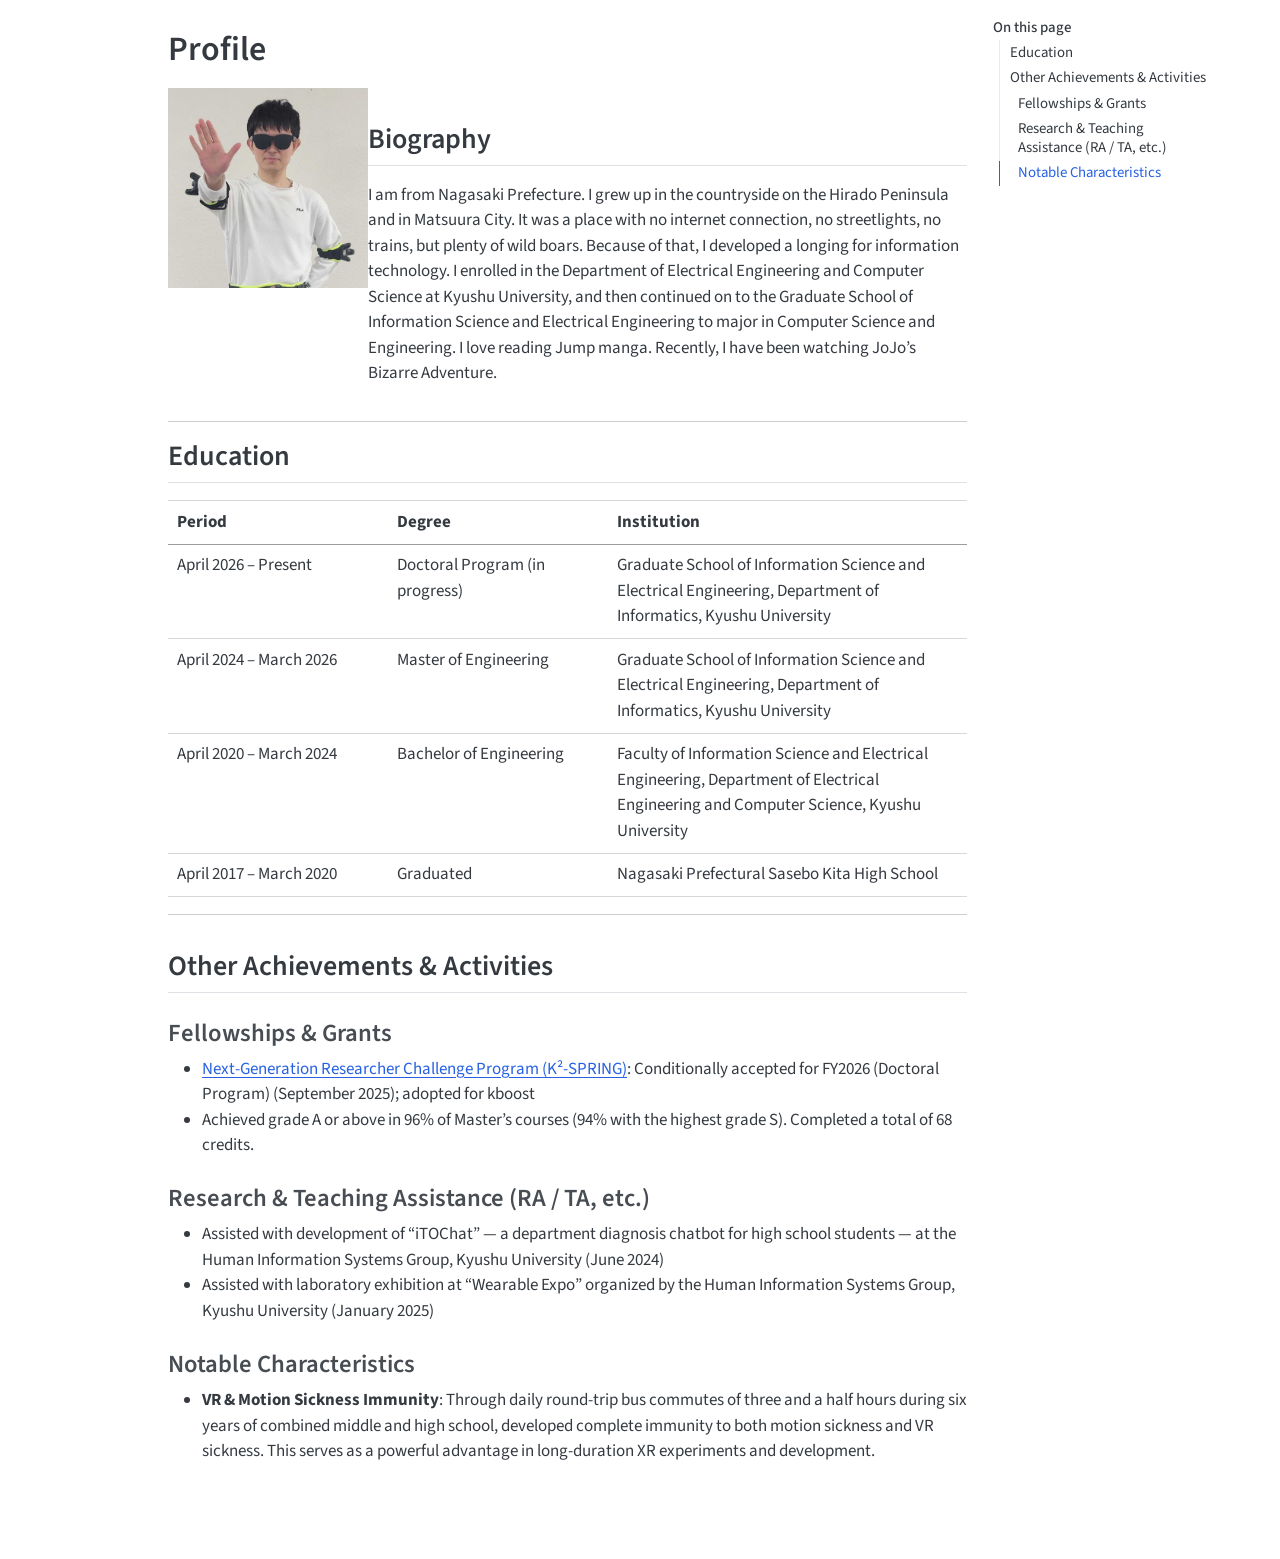
<file: docs/en/profile.html>
<!DOCTYPE html>
<html xmlns="http://www.w3.org/1999/xhtml" lang="en" xml:lang="en"><head>

<meta charset="utf-8">
<meta name="generator" content="quarto-1.9.37">

<meta name="viewport" content="width=device-width, initial-scale=1.0, user-scalable=yes">


<title>Profile – tanker 428</title>
<style>
/* Default styles provided by pandoc.
** See https://pandoc.org/MANUAL.html#variables-for-html for config info.
*/
code{white-space: pre-wrap;}
span.smallcaps{font-variant: small-caps;}
div.columns{display: flex; gap: min(4vw, 1.5em);}
div.column{flex: auto; overflow-x: auto;}
div.hanging-indent{margin-left: 1.5em; text-indent: -1.5em;}
ul.task-list{list-style: none;}
ul.task-list li input[type="checkbox"] {
  width: 0.8em;
  margin: 0 0.8em 0.2em -1em; /* quarto-specific, see https://github.com/quarto-dev/quarto-cli/issues/4556 */ 
  vertical-align: middle;
}
</style>


<script src="../site_libs/quarto-nav/quarto-nav.js"></script>
<script src="../site_libs/quarto-nav/headroom.min.js"></script>
<script src="../site_libs/clipboard/clipboard.min.js"></script>
<script src="../site_libs/quarto-search/autocomplete.umd.js"></script>
<script src="../site_libs/quarto-search/fuse.min.js"></script>
<script src="../site_libs/quarto-search/quarto-search.js"></script>
<meta name="quarto:offset" content="../">
<script src="../site_libs/quarto-html/quarto.js" type="module"></script>
<script src="../site_libs/quarto-html/tabsets/tabsets.js" type="module"></script>
<script src="../site_libs/quarto-html/popper.min.js"></script>
<script src="../site_libs/quarto-html/tippy.umd.min.js"></script>
<script src="../site_libs/quarto-html/anchor.min.js"></script>
<link href="../site_libs/quarto-html/tippy.css" rel="stylesheet">
<link href="../site_libs/quarto-html/quarto-syntax-highlighting-7f8f88aac4f3542376d5c11b86a4c14d.css" rel="stylesheet" id="quarto-text-highlighting-styles">
<script src="../site_libs/bootstrap/bootstrap.min.js"></script>
<link href="../site_libs/bootstrap/bootstrap-icons.css" rel="stylesheet">
<link href="../site_libs/bootstrap/bootstrap-787e033c7b6f65c9dfccb6078e5d2d34.min.css" rel="stylesheet" append-hash="true" id="quarto-bootstrap" data-mode="light">
<script id="quarto-search-options" type="application/json">{
  "location": "sidebar",
  "copy-button": false,
  "collapse-after": 3,
  "panel-placement": "start",
  "type": "textbox",
  "limit": 50,
  "keyboard-shortcut": [
    "f",
    "/",
    "s"
  ],
  "show-item-context": false,
  "language": {
    "search-no-results-text": "No results",
    "search-matching-documents-text": "matching documents",
    "search-copy-link-title": "Copy link to search",
    "search-hide-matches-text": "Hide additional matches",
    "search-more-match-text": "more match in this document",
    "search-more-matches-text": "more matches in this document",
    "search-clear-button-title": "Clear",
    "search-text-placeholder": "",
    "search-detached-cancel-button-title": "Cancel",
    "search-submit-button-title": "Submit",
    "search-label": "Search"
  }
}</script>


<link rel="stylesheet" href="../styles.css">
</head>

<body class="quarto-light">

<div id="quarto-search-results"></div>
<!-- content -->
<div id="quarto-content" class="quarto-container page-columns page-rows-contents page-layout-article">
<!-- sidebar -->
<!-- margin-sidebar -->
    <div id="quarto-margin-sidebar" class="sidebar margin-sidebar">
        <nav id="TOC" role="doc-toc" class="toc-active">
    <h2 id="toc-title">On this page</h2>
   
  <ul>
  <li><a href="#education" id="toc-education" class="nav-link active" data-scroll-target="#education">Education</a></li>
  <li><a href="#other-achievements-activities" id="toc-other-achievements-activities" class="nav-link" data-scroll-target="#other-achievements-activities">Other Achievements &amp; Activities</a>
  <ul class="collapse">
  <li><a href="#fellowships-grants" id="toc-fellowships-grants" class="nav-link" data-scroll-target="#fellowships-grants">Fellowships &amp; Grants</a></li>
  <li><a href="#research-teaching-assistance-ra-ta-etc." id="toc-research-teaching-assistance-ra-ta-etc." class="nav-link" data-scroll-target="#research-teaching-assistance-ra-ta-etc.">Research &amp; Teaching Assistance (RA / TA, etc.)</a></li>
  <li><a href="#notable-characteristics" id="toc-notable-characteristics" class="nav-link" data-scroll-target="#notable-characteristics">Notable Characteristics</a></li>
  </ul></li>
  </ul>
</nav>
    </div>
<!-- main -->
<main class="content" id="quarto-document-content">

<header id="title-block-header" class="quarto-title-block default">
<div class="quarto-title">
<h1 class="title">Profile</h1>
</div>



<div class="quarto-title-meta">

    
  
    
  </div>
  


</header>


<div class="columns">
<div class="column" style="width:25%;">
<p><img src="../assets/profile.jpg" class="img-fluid"></p>
</div><div class="column" style="width:75%;">
<section id="biography" class="level2">
<h2 class="anchored" data-anchor-id="biography">Biography</h2>
<p>I am from Nagasaki Prefecture. I grew up in the countryside on the Hirado Peninsula and in Matsuura City. It was a place with no internet connection, no streetlights, no trains, but plenty of wild boars. Because of that, I developed a longing for information technology. I enrolled in the Department of Electrical Engineering and Computer Science at Kyushu University, and then continued on to the Graduate School of Information Science and Electrical Engineering to major in Computer Science and Engineering. I love reading Jump manga. Recently, I have been watching JoJo’s Bizarre Adventure.</p>
</section>
</div>
</div>
<hr>
<section id="education" class="level2">
<h2 class="anchored" data-anchor-id="education">Education</h2>
<table class="caption-top table">
<colgroup>
<col style="width: 27%">
<col style="width: 27%">
<col style="width: 44%">
</colgroup>
<thead>
<tr class="header">
<th>Period</th>
<th>Degree</th>
<th>Institution</th>
</tr>
</thead>
<tbody>
<tr class="odd">
<td>April 2026 – Present</td>
<td>Doctoral Program (in progress)</td>
<td>Graduate School of Information Science and Electrical Engineering, Department of Informatics, Kyushu University</td>
</tr>
<tr class="even">
<td>April 2024 – March 2026</td>
<td>Master of Engineering</td>
<td>Graduate School of Information Science and Electrical Engineering, Department of Informatics, Kyushu University</td>
</tr>
<tr class="odd">
<td>April 2020 – March 2024</td>
<td>Bachelor of Engineering</td>
<td>Faculty of Information Science and Electrical Engineering, Department of Electrical Engineering and Computer Science, Kyushu University</td>
</tr>
<tr class="even">
<td>April 2017 – March 2020</td>
<td>Graduated</td>
<td>Nagasaki Prefectural Sasebo Kita High School</td>
</tr>
</tbody>
</table>
<hr>
</section>
<section id="other-achievements-activities" class="level2">
<h2 class="anchored" data-anchor-id="other-achievements-activities">Other Achievements &amp; Activities</h2>
<section id="fellowships-grants" class="level3">
<h3 class="anchored" data-anchor-id="fellowships-grants">Fellowships &amp; Grants</h3>
<ul>
<li><strong><a href="https://qrec.kyushu-u.ac.jp/news/20251212_01/">Next-Generation Researcher Challenge Program (K²-SPRING)</a></strong>: Conditionally accepted for FY2026 (Doctoral Program) (September 2025); adopted for kboost</li>
<li>Achieved grade A or above in 96% of Master’s courses (94% with the highest grade S). Completed a total of 68 credits.</li>
</ul>
</section>
<section id="research-teaching-assistance-ra-ta-etc." class="level3">
<h3 class="anchored" data-anchor-id="research-teaching-assistance-ra-ta-etc.">Research &amp; Teaching Assistance (RA / TA, etc.)</h3>
<ul>
<li>Assisted with development of “iTOChat” — a department diagnosis chatbot for high school students — at the Human Information Systems Group, Kyushu University (June 2024)</li>
<li>Assisted with laboratory exhibition at “Wearable Expo” organized by the Human Information Systems Group, Kyushu University (January 2025)</li>
</ul>
</section>
<section id="notable-characteristics" class="level3">
<h3 class="anchored" data-anchor-id="notable-characteristics">Notable Characteristics</h3>
<ul>
<li><strong>VR &amp; Motion Sickness Immunity</strong>: Through daily round-trip bus commutes of three and a half hours during six years of combined middle and high school, developed complete immunity to both motion sickness and VR sickness. This serves as a powerful advantage in long-duration XR experiments and development.</li>
</ul>


</section>
</section>

</main> <!-- /main -->
<script>
(function () {
  var JA_TO_EN_LABEL = {
    'ホーム':         'Home',
    'プロフィール':   'Profile',
    '研究':           'Research',
    '開発':           'Develop',
    'その他':         'Other',
    'English / 英語': '日本語 / Japanese'
  };

  var JA_TO_EN_HREF = {
    'ホーム':         'index.html',
    'プロフィール':   'profile.html',
    '研究':           'research.html',
    '開発':           'develop.html',
    'その他':         'other.html'
  };

  document.addEventListener('DOMContentLoaded', function () {
    var path = window.location.pathname;
    var parts = path.split('/');
    var filename = parts[parts.length - 1];
    if (!filename || !filename.endsWith('.html')) filename = 'index.html';

    var isEn = path.includes('/en/');

    document.querySelectorAll('.sidebar-item a').forEach(function (a) {
      var txt = (a.textContent || '').trim();

      if (isEn) {
        if (JA_TO_EN_HREF.hasOwnProperty(txt)) {
          a.href = JA_TO_EN_HREF[txt];
          a.textContent = JA_TO_EN_LABEL[txt];
          // 現在ページに対応するタブに active を付与
          a.classList.remove('active');
          if (JA_TO_EN_HREF[txt] === filename) {
            a.classList.add('active');
          }
        } else if (txt === 'English / 英語') {
          a.href = '../' + filename;
          a.textContent = '日本語 / Japanese';
          a.classList.remove('active');
          a.closest('.sidebar-item').classList.add('lang-toggle-item');
        }
      } else {
        if (txt === 'English / 英語') {
          a.href = 'en/' + filename;
          a.closest('.sidebar-item').classList.add('lang-toggle-item');
        }
      }
    });
  });
})();
</script>
<script id="quarto-html-after-body" type="application/javascript">
  window.document.addEventListener("DOMContentLoaded", function (event) {
    const icon = "";
    const anchorJS = new window.AnchorJS();
    anchorJS.options = {
      placement: 'right',
      icon: icon
    };
    anchorJS.add('.anchored');
    const isCodeAnnotation = (el) => {
      for (const clz of el.classList) {
        if (clz.startsWith('code-annotation-')) {                     
          return true;
        }
      }
      return false;
    }
    const onCopySuccess = function(e) {
      // button target
      const button = e.trigger;
      // don't keep focus
      button.blur();
      // flash "checked"
      button.classList.add('code-copy-button-checked');
      var currentTitle = button.getAttribute("title");
      button.setAttribute("title", "Copied!");
      let tooltip;
      if (window.bootstrap) {
        button.setAttribute("data-bs-toggle", "tooltip");
        button.setAttribute("data-bs-placement", "left");
        button.setAttribute("data-bs-title", "Copied!");
        tooltip = new bootstrap.Tooltip(button, 
          { trigger: "manual", 
            customClass: "code-copy-button-tooltip",
            offset: [0, -8]});
        tooltip.show();    
      }
      setTimeout(function() {
        if (tooltip) {
          tooltip.hide();
          button.removeAttribute("data-bs-title");
          button.removeAttribute("data-bs-toggle");
          button.removeAttribute("data-bs-placement");
        }
        button.setAttribute("title", currentTitle);
        button.classList.remove('code-copy-button-checked');
      }, 1000);
      // clear code selection
      e.clearSelection();
    }
    const getTextToCopy = function(trigger) {
      const outerScaffold = trigger.parentElement.cloneNode(true);
      const codeEl = outerScaffold.querySelector('code');
      for (const childEl of codeEl.children) {
        if (isCodeAnnotation(childEl)) {
          childEl.remove();
        }
      }
      return codeEl.innerText;
    }
    const clipboard = new window.ClipboardJS('.code-copy-button:not([data-in-quarto-modal])', {
      text: getTextToCopy
    });
    clipboard.on('success', onCopySuccess);
    if (window.document.getElementById('quarto-embedded-source-code-modal')) {
      const clipboardModal = new window.ClipboardJS('.code-copy-button[data-in-quarto-modal]', {
        text: getTextToCopy,
        container: window.document.getElementById('quarto-embedded-source-code-modal')
      });
      clipboardModal.on('success', onCopySuccess);
    }
      var localhostRegex = new RegExp(/^(?:http|https):\/\/localhost\:?[0-9]*\//);
      var mailtoRegex = new RegExp(/^mailto:/);
        var filterRegex = new RegExp('/' + window.location.host + '/');
      var isInternal = (href) => {
          return filterRegex.test(href) || localhostRegex.test(href) || mailtoRegex.test(href);
      }
      // Inspect non-navigation links and adorn them if external
     var links = window.document.querySelectorAll('a[href]:not(.nav-link):not(.navbar-brand):not(.toc-action):not(.sidebar-link):not(.sidebar-item-toggle):not(.pagination-link):not(.no-external):not([aria-hidden]):not(.dropdown-item):not(.quarto-navigation-tool):not(.about-link)');
      for (var i=0; i<links.length; i++) {
        const link = links[i];
        if (!isInternal(link.href)) {
          // undo the damage that might have been done by quarto-nav.js in the case of
          // links that we want to consider external
          if (link.dataset.originalHref !== undefined) {
            link.href = link.dataset.originalHref;
          }
        }
      }
    function tippyHover(el, contentFn, onTriggerFn, onUntriggerFn) {
      const config = {
        allowHTML: true,
        maxWidth: 500,
        delay: 100,
        arrow: false,
        appendTo: function(el) {
            return el.parentElement;
        },
        interactive: true,
        interactiveBorder: 10,
        theme: 'quarto',
        placement: 'bottom-start',
      };
      if (contentFn) {
        config.content = contentFn;
      }
      if (onTriggerFn) {
        config.onTrigger = onTriggerFn;
      }
      if (onUntriggerFn) {
        config.onUntrigger = onUntriggerFn;
      }
      window.tippy(el, config); 
    }
    const noterefs = window.document.querySelectorAll('a[role="doc-noteref"]');
    for (var i=0; i<noterefs.length; i++) {
      const ref = noterefs[i];
      tippyHover(ref, function() {
        // use id or data attribute instead here
        let href = ref.getAttribute('data-footnote-href') || ref.getAttribute('href');
        try { href = new URL(href).hash; } catch {}
        const id = href.replace(/^#\/?/, "");
        const note = window.document.getElementById(id);
        if (note) {
          return note.innerHTML;
        } else {
          return "";
        }
      });
    }
    const xrefs = window.document.querySelectorAll('a.quarto-xref');
    const processXRef = (id, note) => {
      // Strip column container classes
      const stripColumnClz = (el) => {
        el.classList.remove("page-full", "page-columns");
        if (el.children) {
          for (const child of el.children) {
            stripColumnClz(child);
          }
        }
      }
      stripColumnClz(note)
      if (id === null || id.startsWith('sec-')) {
        // Special case sections, only their first couple elements
        const container = document.createElement("div");
        if (note.children && note.children.length > 2) {
          container.appendChild(note.children[0].cloneNode(true));
          for (let i = 1; i < note.children.length; i++) {
            const child = note.children[i];
            if (child.tagName === "P" && child.innerText === "") {
              continue;
            } else {
              container.appendChild(child.cloneNode(true));
              break;
            }
          }
          if (window.Quarto?.typesetMath) {
            window.Quarto.typesetMath(container);
          }
          return container.innerHTML
        } else {
          if (window.Quarto?.typesetMath) {
            window.Quarto.typesetMath(note);
          }
          return note.innerHTML;
        }
      } else {
        // Remove any anchor links if they are present
        const anchorLink = note.querySelector('a.anchorjs-link');
        if (anchorLink) {
          anchorLink.remove();
        }
        if (window.Quarto?.typesetMath) {
          window.Quarto.typesetMath(note);
        }
        if (note.classList.contains("callout")) {
          return note.outerHTML;
        } else {
          return note.innerHTML;
        }
      }
    }
    for (var i=0; i<xrefs.length; i++) {
      const xref = xrefs[i];
      tippyHover(xref, undefined, function(instance) {
        instance.disable();
        let url = xref.getAttribute('href');
        let hash = undefined; 
        if (url.startsWith('#')) {
          hash = url;
        } else {
          try { hash = new URL(url).hash; } catch {}
        }
        if (hash) {
          const id = hash.replace(/^#\/?/, "");
          const note = window.document.getElementById(id);
          if (note !== null) {
            try {
              const html = processXRef(id, note.cloneNode(true));
              instance.setContent(html);
            } finally {
              instance.enable();
              instance.show();
            }
          } else {
            // See if we can fetch this
            fetch(url.split('#')[0])
            .then(res => res.text())
            .then(html => {
              const parser = new DOMParser();
              const htmlDoc = parser.parseFromString(html, "text/html");
              const note = htmlDoc.getElementById(id);
              if (note !== null) {
                const html = processXRef(id, note);
                instance.setContent(html);
              } 
            }).finally(() => {
              instance.enable();
              instance.show();
            });
          }
        } else {
          // See if we can fetch a full url (with no hash to target)
          // This is a special case and we should probably do some content thinning / targeting
          fetch(url)
          .then(res => res.text())
          .then(html => {
            const parser = new DOMParser();
            const htmlDoc = parser.parseFromString(html, "text/html");
            const note = htmlDoc.querySelector('main.content');
            if (note !== null) {
              // This should only happen for chapter cross references
              // (since there is no id in the URL)
              // remove the first header
              if (note.children.length > 0 && note.children[0].tagName === "HEADER") {
                note.children[0].remove();
              }
              const html = processXRef(null, note);
              instance.setContent(html);
            } 
          }).finally(() => {
            instance.enable();
            instance.show();
          });
        }
      }, function(instance) {
      });
    }
        let selectedAnnoteEl;
        const selectorForAnnotation = ( cell, annotation) => {
          let cellAttr = 'data-code-cell="' + cell + '"';
          let lineAttr = 'data-code-annotation="' +  annotation + '"';
          const selector = 'span[' + cellAttr + '][' + lineAttr + ']';
          return selector;
        }
        const selectCodeLines = (annoteEl) => {
          const doc = window.document;
          const targetCell = annoteEl.getAttribute("data-target-cell");
          const targetAnnotation = annoteEl.getAttribute("data-target-annotation");
          const annoteSpan = window.document.querySelector(selectorForAnnotation(targetCell, targetAnnotation));
          const lines = annoteSpan.getAttribute("data-code-lines").split(",");
          const lineIds = lines.map((line) => {
            return targetCell + "-" + line;
          })
          let top = null;
          let height = null;
          let parent = null;
          if (lineIds.length > 0) {
              //compute the position of the single el (top and bottom and make a div)
              const el = window.document.getElementById(lineIds[0]);
              top = el.offsetTop;
              height = el.offsetHeight;
              parent = el.parentElement.parentElement;
            if (lineIds.length > 1) {
              const lastEl = window.document.getElementById(lineIds[lineIds.length - 1]);
              const bottom = lastEl.offsetTop + lastEl.offsetHeight;
              height = bottom - top;
            }
            if (top !== null && height !== null && parent !== null) {
              // cook up a div (if necessary) and position it 
              let div = window.document.getElementById("code-annotation-line-highlight");
              if (div === null) {
                div = window.document.createElement("div");
                div.setAttribute("id", "code-annotation-line-highlight");
                div.style.position = 'absolute';
                parent.appendChild(div);
              }
              div.style.top = top - 2 + "px";
              div.style.height = height + 4 + "px";
              div.style.left = 0;
              let gutterDiv = window.document.getElementById("code-annotation-line-highlight-gutter");
              if (gutterDiv === null) {
                gutterDiv = window.document.createElement("div");
                gutterDiv.setAttribute("id", "code-annotation-line-highlight-gutter");
                gutterDiv.style.position = 'absolute';
                const codeCell = window.document.getElementById(targetCell);
                const gutter = codeCell.querySelector('.code-annotation-gutter');
                gutter.appendChild(gutterDiv);
              }
              gutterDiv.style.top = top - 2 + "px";
              gutterDiv.style.height = height + 4 + "px";
            }
            selectedAnnoteEl = annoteEl;
          }
        };
        const unselectCodeLines = () => {
          const elementsIds = ["code-annotation-line-highlight", "code-annotation-line-highlight-gutter"];
          elementsIds.forEach((elId) => {
            const div = window.document.getElementById(elId);
            if (div) {
              div.remove();
            }
          });
          selectedAnnoteEl = undefined;
        };
          // Handle positioning of the toggle
      window.addEventListener(
        "resize",
        throttle(() => {
          elRect = undefined;
          if (selectedAnnoteEl) {
            selectCodeLines(selectedAnnoteEl);
          }
        }, 10)
      );
      function throttle(fn, ms) {
      let throttle = false;
      let timer;
        return (...args) => {
          if(!throttle) { // first call gets through
              fn.apply(this, args);
              throttle = true;
          } else { // all the others get throttled
              if(timer) clearTimeout(timer); // cancel #2
              timer = setTimeout(() => {
                fn.apply(this, args);
                timer = throttle = false;
              }, ms);
          }
        };
      }
        // Attach click handler to the DT
        const annoteDls = window.document.querySelectorAll('dt[data-target-cell]');
        for (const annoteDlNode of annoteDls) {
          annoteDlNode.addEventListener('click', (event) => {
            const clickedEl = event.target;
            if (clickedEl !== selectedAnnoteEl) {
              unselectCodeLines();
              const activeEl = window.document.querySelector('dt[data-target-cell].code-annotation-active');
              if (activeEl) {
                activeEl.classList.remove('code-annotation-active');
              }
              selectCodeLines(clickedEl);
              clickedEl.classList.add('code-annotation-active');
            } else {
              // Unselect the line
              unselectCodeLines();
              clickedEl.classList.remove('code-annotation-active');
            }
          });
        }
    const findCites = (el) => {
      const parentEl = el.parentElement;
      if (parentEl) {
        const cites = parentEl.dataset.cites;
        if (cites) {
          return {
            el,
            cites: cites.split(' ')
          };
        } else {
          return findCites(el.parentElement)
        }
      } else {
        return undefined;
      }
    };
    var bibliorefs = window.document.querySelectorAll('a[role="doc-biblioref"]');
    for (var i=0; i<bibliorefs.length; i++) {
      const ref = bibliorefs[i];
      const citeInfo = findCites(ref);
      if (citeInfo) {
        tippyHover(citeInfo.el, function() {
          var popup = window.document.createElement('div');
          citeInfo.cites.forEach(function(cite) {
            var citeDiv = window.document.createElement('div');
            citeDiv.classList.add('hanging-indent');
            citeDiv.classList.add('csl-entry');
            var biblioDiv = window.document.getElementById('ref-' + cite);
            if (biblioDiv) {
              citeDiv.innerHTML = biblioDiv.innerHTML;
            }
            popup.appendChild(citeDiv);
          });
          return popup.innerHTML;
        });
      }
    }
  });
  </script>
</div> <!-- /content -->




</body></html>
</file>
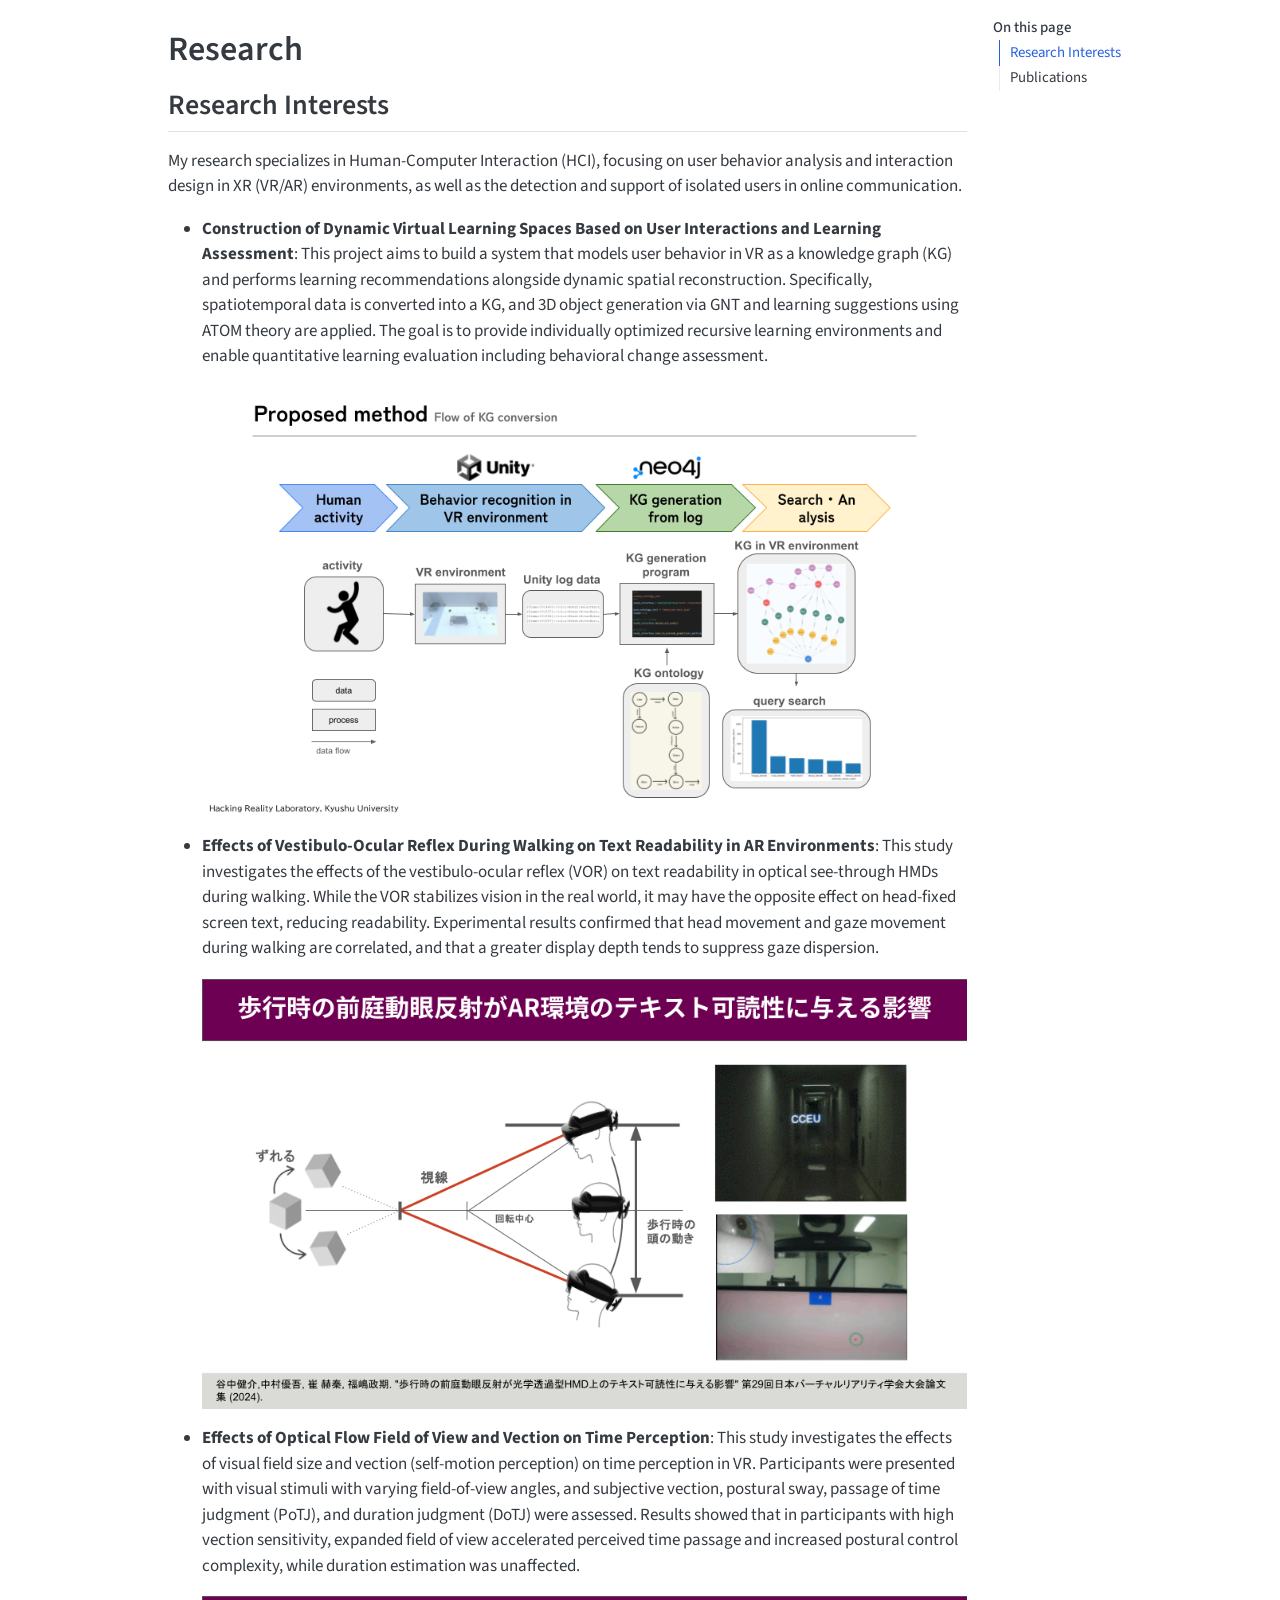
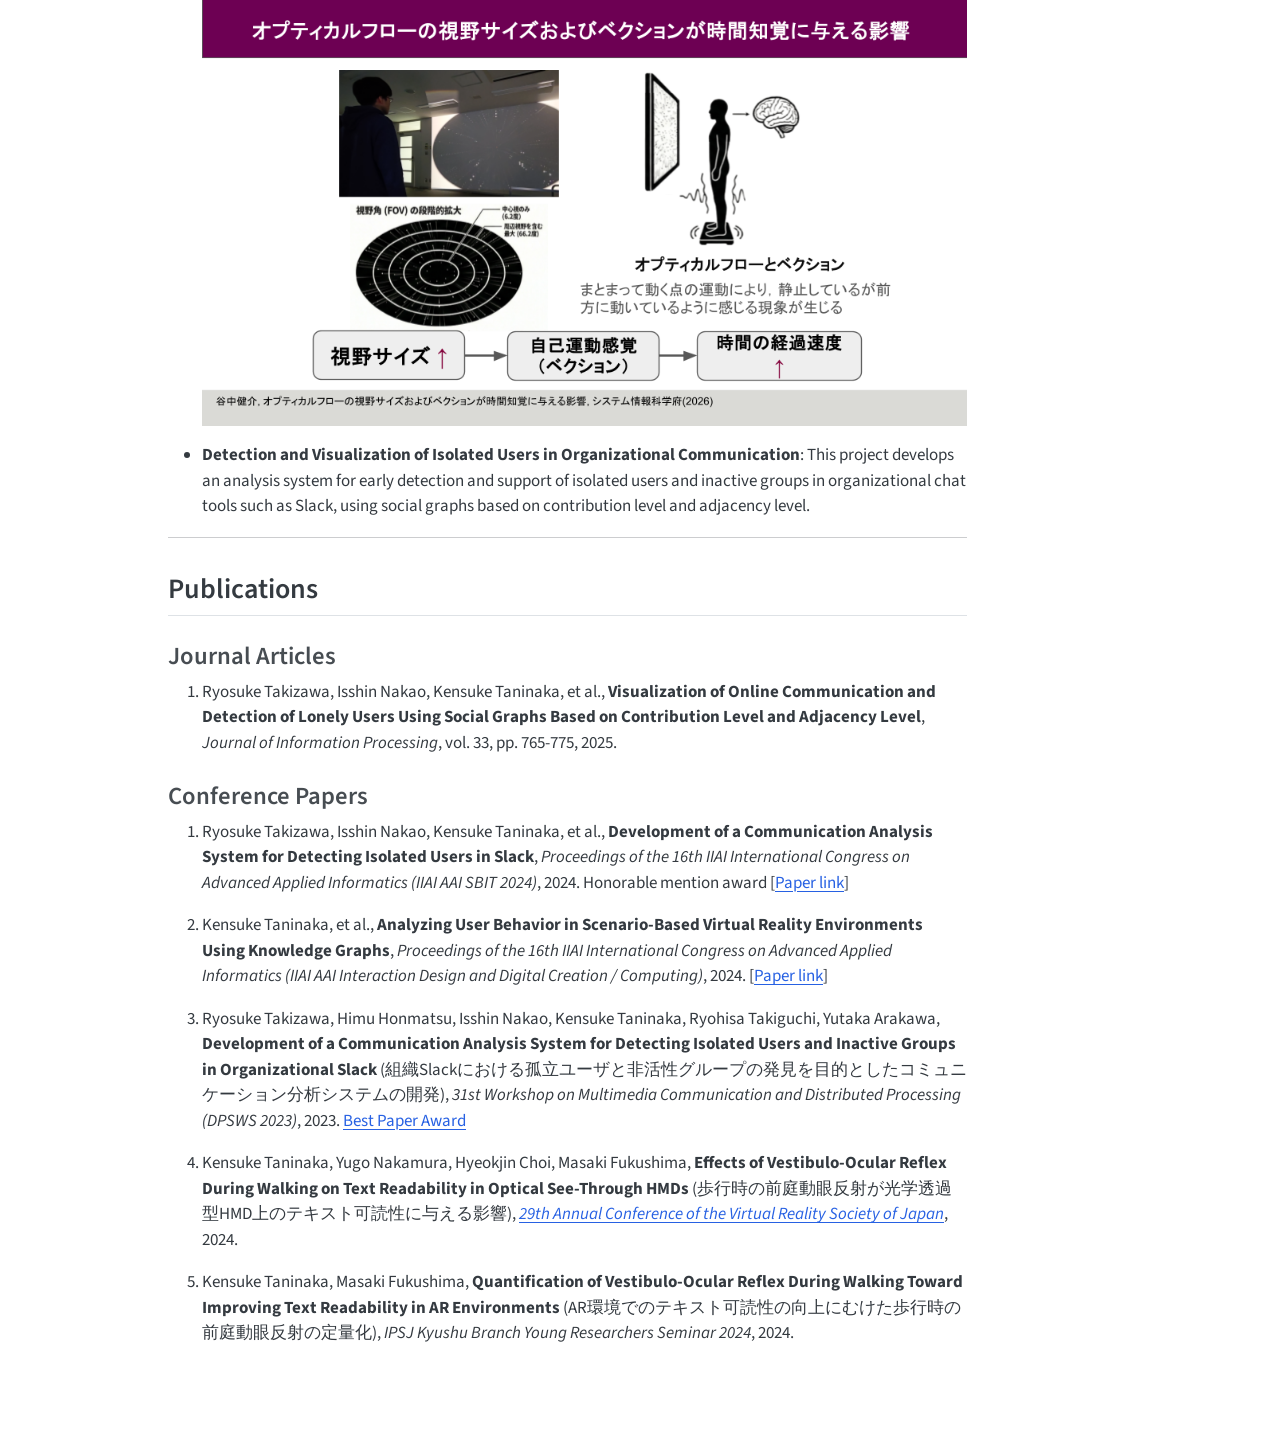
<file: docs/en/research.html>
<!DOCTYPE html>
<html xmlns="http://www.w3.org/1999/xhtml" lang="en" xml:lang="en"><head>

<meta charset="utf-8">
<meta name="generator" content="quarto-1.9.37">

<meta name="viewport" content="width=device-width, initial-scale=1.0, user-scalable=yes">


<title>Research – tanker 428</title>
<style>
/* Default styles provided by pandoc.
** See https://pandoc.org/MANUAL.html#variables-for-html for config info.
*/
code{white-space: pre-wrap;}
span.smallcaps{font-variant: small-caps;}
div.columns{display: flex; gap: min(4vw, 1.5em);}
div.column{flex: auto; overflow-x: auto;}
div.hanging-indent{margin-left: 1.5em; text-indent: -1.5em;}
ul.task-list{list-style: none;}
ul.task-list li input[type="checkbox"] {
  width: 0.8em;
  margin: 0 0.8em 0.2em -1em; /* quarto-specific, see https://github.com/quarto-dev/quarto-cli/issues/4556 */ 
  vertical-align: middle;
}
</style>


<script src="../site_libs/quarto-nav/quarto-nav.js"></script>
<script src="../site_libs/quarto-nav/headroom.min.js"></script>
<script src="../site_libs/clipboard/clipboard.min.js"></script>
<script src="../site_libs/quarto-search/autocomplete.umd.js"></script>
<script src="../site_libs/quarto-search/fuse.min.js"></script>
<script src="../site_libs/quarto-search/quarto-search.js"></script>
<meta name="quarto:offset" content="../">
<script src="../site_libs/quarto-html/quarto.js" type="module"></script>
<script src="../site_libs/quarto-html/tabsets/tabsets.js" type="module"></script>
<script src="../site_libs/quarto-html/popper.min.js"></script>
<script src="../site_libs/quarto-html/tippy.umd.min.js"></script>
<script src="../site_libs/quarto-html/anchor.min.js"></script>
<link href="../site_libs/quarto-html/tippy.css" rel="stylesheet">
<link href="../site_libs/quarto-html/quarto-syntax-highlighting-7f8f88aac4f3542376d5c11b86a4c14d.css" rel="stylesheet" id="quarto-text-highlighting-styles">
<script src="../site_libs/bootstrap/bootstrap.min.js"></script>
<link href="../site_libs/bootstrap/bootstrap-icons.css" rel="stylesheet">
<link href="../site_libs/bootstrap/bootstrap-787e033c7b6f65c9dfccb6078e5d2d34.min.css" rel="stylesheet" append-hash="true" id="quarto-bootstrap" data-mode="light">
<script id="quarto-search-options" type="application/json">{
  "location": "sidebar",
  "copy-button": false,
  "collapse-after": 3,
  "panel-placement": "start",
  "type": "textbox",
  "limit": 50,
  "keyboard-shortcut": [
    "f",
    "/",
    "s"
  ],
  "show-item-context": false,
  "language": {
    "search-no-results-text": "No results",
    "search-matching-documents-text": "matching documents",
    "search-copy-link-title": "Copy link to search",
    "search-hide-matches-text": "Hide additional matches",
    "search-more-match-text": "more match in this document",
    "search-more-matches-text": "more matches in this document",
    "search-clear-button-title": "Clear",
    "search-text-placeholder": "",
    "search-detached-cancel-button-title": "Cancel",
    "search-submit-button-title": "Submit",
    "search-label": "Search"
  }
}</script>


<link rel="stylesheet" href="../styles.css">
</head>

<body class="quarto-light">

<div id="quarto-search-results"></div>
<!-- content -->
<div id="quarto-content" class="quarto-container page-columns page-rows-contents page-layout-article">
<!-- sidebar -->
<!-- margin-sidebar -->
    <div id="quarto-margin-sidebar" class="sidebar margin-sidebar">
        <nav id="TOC" role="doc-toc" class="toc-active">
    <h2 id="toc-title">On this page</h2>
   
  <ul>
  <li><a href="#research-interests" id="toc-research-interests" class="nav-link active" data-scroll-target="#research-interests">Research Interests</a></li>
  <li><a href="#publications" id="toc-publications" class="nav-link" data-scroll-target="#publications">Publications</a>
  <ul class="collapse">
  <li><a href="#journal-articles" id="toc-journal-articles" class="nav-link" data-scroll-target="#journal-articles">Journal Articles</a></li>
  <li><a href="#conference-papers" id="toc-conference-papers" class="nav-link" data-scroll-target="#conference-papers">Conference Papers</a></li>
  </ul></li>
  </ul>
</nav>
    </div>
<!-- main -->
<main class="content" id="quarto-document-content">

<header id="title-block-header" class="quarto-title-block default">
<div class="quarto-title">
<h1 class="title">Research</h1>
</div>



<div class="quarto-title-meta">

    
  
    
  </div>
  


</header>


<section id="research-interests" class="level2">
<h2 class="anchored" data-anchor-id="research-interests">Research Interests</h2>
<p>My research specializes in Human-Computer Interaction (HCI), focusing on user behavior analysis and interaction design in XR (VR/AR) environments, as well as the detection and support of isolated users in online communication.</p>
<ul>
<li><p><strong>Construction of Dynamic Virtual Learning Spaces Based on User Interactions and Learning Assessment</strong>: This project aims to build a system that models user behavior in VR as a knowledge graph (KG) and performs learning recommendations alongside dynamic spatial reconstruction. Specifically, spatiotemporal data is converted into a KG, and 3D object generation via GNT and learning suggestions using ATOM theory are applied. The goal is to provide individually optimized recursive learning environments and enable quantitative learning evaluation including behavioral change assessment.</p>
<p><img src="../assets/vr_learning_space.png" class="img-fluid"></p></li>
<li><p><strong>Effects of Vestibulo-Ocular Reflex During Walking on Text Readability in AR Environments</strong>: This study investigates the effects of the vestibulo-ocular reflex (VOR) on text readability in optical see-through HMDs during walking. While the VOR stabilizes vision in the real world, it may have the opposite effect on head-fixed screen text, reducing readability. Experimental results confirmed that head movement and gaze movement during walking are correlated, and that a greater display depth tends to suppress gaze dispersion.</p>
<p><img src="../assets/vor_ar_text.png" class="img-fluid"></p></li>
<li><p><strong>Effects of Optical Flow Field of View and Vection on Time Perception</strong>: This study investigates the effects of visual field size and vection (self-motion perception) on time perception in VR. Participants were presented with visual stimuli with varying field-of-view angles, and subjective vection, postural sway, passage of time judgment (PoTJ), and duration judgment (DoTJ) were assessed. Results showed that in participants with high vection sensitivity, expanded field of view accelerated perceived time passage and increased postural control complexity, while duration estimation was unaffected.</p>
<p><img src="../assets/optical_flow_time.png" class="img-fluid"></p></li>
<li><p><strong>Detection and Visualization of Isolated Users in Organizational Communication</strong>: This project develops an analysis system for early detection and support of isolated users and inactive groups in organizational chat tools such as Slack, using social graphs based on contribution level and adjacency level.</p></li>
</ul>
<hr>
</section>
<section id="publications" class="level2">
<h2 class="anchored" data-anchor-id="publications">Publications</h2>
<section id="journal-articles" class="level3">
<h3 class="anchored" data-anchor-id="journal-articles">Journal Articles</h3>
<ol type="1">
<li>Ryosuke Takizawa, Isshin Nakao, Kensuke Taninaka, et al., <strong>Visualization of Online Communication and Detection of Lonely Users Using Social Graphs Based on Contribution Level and Adjacency Level</strong>, <em>Journal of Information Processing</em>, vol.&nbsp;33, pp.&nbsp;765-775, 2025.</li>
</ol>
</section>
<section id="conference-papers" class="level3">
<h3 class="anchored" data-anchor-id="conference-papers">Conference Papers</h3>
<ol type="1">
<li><p>Ryosuke Takizawa, Isshin Nakao, Kensuke Taninaka, et al., <strong>Development of a Communication Analysis System for Detecting Isolated Users in Slack</strong>, <em>Proceedings of the 16th IIAI International Congress on Advanced Applied Informatics (IIAI AAI SBIT 2024)</em>, 2024. Honorable mention award [<a href="https://iaiai.org/letters/index.php/liir/article/view/312">Paper link</a>]</p></li>
<li><p>Kensuke Taninaka, et al., <strong>Analyzing User Behavior in Scenario-Based Virtual Reality Environments Using Knowledge Graphs</strong>, <em>Proceedings of the 16th IIAI International Congress on Advanced Applied Informatics (IIAI AAI Interaction Design and Digital Creation / Computing)</em>, 2024. [<a href="https://www.semanticscholar.org/paper/Analyzing-User-Behavior-in-Scenario-Based-Virtual-Taninaka-Furuya/818a20bc9e0a39c7a33eb3cc4a9ad7ee6358644c">Paper link</a>]</p></li>
<li><p>Ryosuke Takizawa, Himu Honmatsu, Isshin Nakao, Kensuke Taninaka, Ryohisa Takiguchi, Yutaka Arakawa, <strong>Development of a Communication Analysis System for Detecting Isolated Users and Inactive Groups in Organizational Slack</strong> (組織Slackにおける孤立ユーザと非活性グループの発見を目的としたコミュニケーション分析システムの開発), <em>31st Workshop on Multimedia Communication and Distributed Processing (DPSWS 2023)</em>, 2023. <a href="https://www.dpsws.org/2023/?Award">Best Paper Award</a></p></li>
<li><p>Kensuke Taninaka, Yugo Nakamura, Hyeokjin Choi, Masaki Fukushima, <strong>Effects of Vestibulo-Ocular Reflex During Walking on Text Readability in Optical See-Through HMDs</strong> (歩行時の前庭動眼反射が光学透過型HMD上のテキスト可読性に与える影響), <em><a href="https://conference.vrsj.org/ac2024/program/2E1.html">29th Annual Conference of the Virtual Reality Society of Japan</a></em>, 2024.</p></li>
<li><p>Kensuke Taninaka, Masaki Fukushima, <strong>Quantification of Vestibulo-Ocular Reflex During Walking Toward Improving Text Readability in AR Environments</strong> (AR環境でのテキスト可読性の向上にむけた歩行時の前庭動眼反射の定量化), <em>IPSJ Kyushu Branch Young Researchers Seminar 2024</em>, 2024.</p></li>
</ol>


</section>
</section>

</main> <!-- /main -->
<script>
(function () {
  var JA_TO_EN_LABEL = {
    'ホーム':         'Home',
    'プロフィール':   'Profile',
    '研究':           'Research',
    '開発':           'Develop',
    'その他':         'Other',
    'English / 英語': '日本語 / Japanese'
  };

  var JA_TO_EN_HREF = {
    'ホーム':         'index.html',
    'プロフィール':   'profile.html',
    '研究':           'research.html',
    '開発':           'develop.html',
    'その他':         'other.html'
  };

  document.addEventListener('DOMContentLoaded', function () {
    var path = window.location.pathname;
    var parts = path.split('/');
    var filename = parts[parts.length - 1];
    if (!filename || !filename.endsWith('.html')) filename = 'index.html';

    var isEn = path.includes('/en/');

    document.querySelectorAll('.sidebar-item a').forEach(function (a) {
      var txt = (a.textContent || '').trim();

      if (isEn) {
        if (JA_TO_EN_HREF.hasOwnProperty(txt)) {
          a.href = JA_TO_EN_HREF[txt];
          a.textContent = JA_TO_EN_LABEL[txt];
          // 現在ページに対応するタブに active を付与
          a.classList.remove('active');
          if (JA_TO_EN_HREF[txt] === filename) {
            a.classList.add('active');
          }
        } else if (txt === 'English / 英語') {
          a.href = '../' + filename;
          a.textContent = '日本語 / Japanese';
          a.classList.remove('active');
          a.closest('.sidebar-item').classList.add('lang-toggle-item');
        }
      } else {
        if (txt === 'English / 英語') {
          a.href = 'en/' + filename;
          a.closest('.sidebar-item').classList.add('lang-toggle-item');
        }
      }
    });
  });
})();
</script>
<script id="quarto-html-after-body" type="application/javascript">
  window.document.addEventListener("DOMContentLoaded", function (event) {
    const icon = "";
    const anchorJS = new window.AnchorJS();
    anchorJS.options = {
      placement: 'right',
      icon: icon
    };
    anchorJS.add('.anchored');
    const isCodeAnnotation = (el) => {
      for (const clz of el.classList) {
        if (clz.startsWith('code-annotation-')) {                     
          return true;
        }
      }
      return false;
    }
    const onCopySuccess = function(e) {
      // button target
      const button = e.trigger;
      // don't keep focus
      button.blur();
      // flash "checked"
      button.classList.add('code-copy-button-checked');
      var currentTitle = button.getAttribute("title");
      button.setAttribute("title", "Copied!");
      let tooltip;
      if (window.bootstrap) {
        button.setAttribute("data-bs-toggle", "tooltip");
        button.setAttribute("data-bs-placement", "left");
        button.setAttribute("data-bs-title", "Copied!");
        tooltip = new bootstrap.Tooltip(button, 
          { trigger: "manual", 
            customClass: "code-copy-button-tooltip",
            offset: [0, -8]});
        tooltip.show();    
      }
      setTimeout(function() {
        if (tooltip) {
          tooltip.hide();
          button.removeAttribute("data-bs-title");
          button.removeAttribute("data-bs-toggle");
          button.removeAttribute("data-bs-placement");
        }
        button.setAttribute("title", currentTitle);
        button.classList.remove('code-copy-button-checked');
      }, 1000);
      // clear code selection
      e.clearSelection();
    }
    const getTextToCopy = function(trigger) {
      const outerScaffold = trigger.parentElement.cloneNode(true);
      const codeEl = outerScaffold.querySelector('code');
      for (const childEl of codeEl.children) {
        if (isCodeAnnotation(childEl)) {
          childEl.remove();
        }
      }
      return codeEl.innerText;
    }
    const clipboard = new window.ClipboardJS('.code-copy-button:not([data-in-quarto-modal])', {
      text: getTextToCopy
    });
    clipboard.on('success', onCopySuccess);
    if (window.document.getElementById('quarto-embedded-source-code-modal')) {
      const clipboardModal = new window.ClipboardJS('.code-copy-button[data-in-quarto-modal]', {
        text: getTextToCopy,
        container: window.document.getElementById('quarto-embedded-source-code-modal')
      });
      clipboardModal.on('success', onCopySuccess);
    }
      var localhostRegex = new RegExp(/^(?:http|https):\/\/localhost\:?[0-9]*\//);
      var mailtoRegex = new RegExp(/^mailto:/);
        var filterRegex = new RegExp('/' + window.location.host + '/');
      var isInternal = (href) => {
          return filterRegex.test(href) || localhostRegex.test(href) || mailtoRegex.test(href);
      }
      // Inspect non-navigation links and adorn them if external
     var links = window.document.querySelectorAll('a[href]:not(.nav-link):not(.navbar-brand):not(.toc-action):not(.sidebar-link):not(.sidebar-item-toggle):not(.pagination-link):not(.no-external):not([aria-hidden]):not(.dropdown-item):not(.quarto-navigation-tool):not(.about-link)');
      for (var i=0; i<links.length; i++) {
        const link = links[i];
        if (!isInternal(link.href)) {
          // undo the damage that might have been done by quarto-nav.js in the case of
          // links that we want to consider external
          if (link.dataset.originalHref !== undefined) {
            link.href = link.dataset.originalHref;
          }
        }
      }
    function tippyHover(el, contentFn, onTriggerFn, onUntriggerFn) {
      const config = {
        allowHTML: true,
        maxWidth: 500,
        delay: 100,
        arrow: false,
        appendTo: function(el) {
            return el.parentElement;
        },
        interactive: true,
        interactiveBorder: 10,
        theme: 'quarto',
        placement: 'bottom-start',
      };
      if (contentFn) {
        config.content = contentFn;
      }
      if (onTriggerFn) {
        config.onTrigger = onTriggerFn;
      }
      if (onUntriggerFn) {
        config.onUntrigger = onUntriggerFn;
      }
      window.tippy(el, config); 
    }
    const noterefs = window.document.querySelectorAll('a[role="doc-noteref"]');
    for (var i=0; i<noterefs.length; i++) {
      const ref = noterefs[i];
      tippyHover(ref, function() {
        // use id or data attribute instead here
        let href = ref.getAttribute('data-footnote-href') || ref.getAttribute('href');
        try { href = new URL(href).hash; } catch {}
        const id = href.replace(/^#\/?/, "");
        const note = window.document.getElementById(id);
        if (note) {
          return note.innerHTML;
        } else {
          return "";
        }
      });
    }
    const xrefs = window.document.querySelectorAll('a.quarto-xref');
    const processXRef = (id, note) => {
      // Strip column container classes
      const stripColumnClz = (el) => {
        el.classList.remove("page-full", "page-columns");
        if (el.children) {
          for (const child of el.children) {
            stripColumnClz(child);
          }
        }
      }
      stripColumnClz(note)
      if (id === null || id.startsWith('sec-')) {
        // Special case sections, only their first couple elements
        const container = document.createElement("div");
        if (note.children && note.children.length > 2) {
          container.appendChild(note.children[0].cloneNode(true));
          for (let i = 1; i < note.children.length; i++) {
            const child = note.children[i];
            if (child.tagName === "P" && child.innerText === "") {
              continue;
            } else {
              container.appendChild(child.cloneNode(true));
              break;
            }
          }
          if (window.Quarto?.typesetMath) {
            window.Quarto.typesetMath(container);
          }
          return container.innerHTML
        } else {
          if (window.Quarto?.typesetMath) {
            window.Quarto.typesetMath(note);
          }
          return note.innerHTML;
        }
      } else {
        // Remove any anchor links if they are present
        const anchorLink = note.querySelector('a.anchorjs-link');
        if (anchorLink) {
          anchorLink.remove();
        }
        if (window.Quarto?.typesetMath) {
          window.Quarto.typesetMath(note);
        }
        if (note.classList.contains("callout")) {
          return note.outerHTML;
        } else {
          return note.innerHTML;
        }
      }
    }
    for (var i=0; i<xrefs.length; i++) {
      const xref = xrefs[i];
      tippyHover(xref, undefined, function(instance) {
        instance.disable();
        let url = xref.getAttribute('href');
        let hash = undefined; 
        if (url.startsWith('#')) {
          hash = url;
        } else {
          try { hash = new URL(url).hash; } catch {}
        }
        if (hash) {
          const id = hash.replace(/^#\/?/, "");
          const note = window.document.getElementById(id);
          if (note !== null) {
            try {
              const html = processXRef(id, note.cloneNode(true));
              instance.setContent(html);
            } finally {
              instance.enable();
              instance.show();
            }
          } else {
            // See if we can fetch this
            fetch(url.split('#')[0])
            .then(res => res.text())
            .then(html => {
              const parser = new DOMParser();
              const htmlDoc = parser.parseFromString(html, "text/html");
              const note = htmlDoc.getElementById(id);
              if (note !== null) {
                const html = processXRef(id, note);
                instance.setContent(html);
              } 
            }).finally(() => {
              instance.enable();
              instance.show();
            });
          }
        } else {
          // See if we can fetch a full url (with no hash to target)
          // This is a special case and we should probably do some content thinning / targeting
          fetch(url)
          .then(res => res.text())
          .then(html => {
            const parser = new DOMParser();
            const htmlDoc = parser.parseFromString(html, "text/html");
            const note = htmlDoc.querySelector('main.content');
            if (note !== null) {
              // This should only happen for chapter cross references
              // (since there is no id in the URL)
              // remove the first header
              if (note.children.length > 0 && note.children[0].tagName === "HEADER") {
                note.children[0].remove();
              }
              const html = processXRef(null, note);
              instance.setContent(html);
            } 
          }).finally(() => {
            instance.enable();
            instance.show();
          });
        }
      }, function(instance) {
      });
    }
        let selectedAnnoteEl;
        const selectorForAnnotation = ( cell, annotation) => {
          let cellAttr = 'data-code-cell="' + cell + '"';
          let lineAttr = 'data-code-annotation="' +  annotation + '"';
          const selector = 'span[' + cellAttr + '][' + lineAttr + ']';
          return selector;
        }
        const selectCodeLines = (annoteEl) => {
          const doc = window.document;
          const targetCell = annoteEl.getAttribute("data-target-cell");
          const targetAnnotation = annoteEl.getAttribute("data-target-annotation");
          const annoteSpan = window.document.querySelector(selectorForAnnotation(targetCell, targetAnnotation));
          const lines = annoteSpan.getAttribute("data-code-lines").split(",");
          const lineIds = lines.map((line) => {
            return targetCell + "-" + line;
          })
          let top = null;
          let height = null;
          let parent = null;
          if (lineIds.length > 0) {
              //compute the position of the single el (top and bottom and make a div)
              const el = window.document.getElementById(lineIds[0]);
              top = el.offsetTop;
              height = el.offsetHeight;
              parent = el.parentElement.parentElement;
            if (lineIds.length > 1) {
              const lastEl = window.document.getElementById(lineIds[lineIds.length - 1]);
              const bottom = lastEl.offsetTop + lastEl.offsetHeight;
              height = bottom - top;
            }
            if (top !== null && height !== null && parent !== null) {
              // cook up a div (if necessary) and position it 
              let div = window.document.getElementById("code-annotation-line-highlight");
              if (div === null) {
                div = window.document.createElement("div");
                div.setAttribute("id", "code-annotation-line-highlight");
                div.style.position = 'absolute';
                parent.appendChild(div);
              }
              div.style.top = top - 2 + "px";
              div.style.height = height + 4 + "px";
              div.style.left = 0;
              let gutterDiv = window.document.getElementById("code-annotation-line-highlight-gutter");
              if (gutterDiv === null) {
                gutterDiv = window.document.createElement("div");
                gutterDiv.setAttribute("id", "code-annotation-line-highlight-gutter");
                gutterDiv.style.position = 'absolute';
                const codeCell = window.document.getElementById(targetCell);
                const gutter = codeCell.querySelector('.code-annotation-gutter');
                gutter.appendChild(gutterDiv);
              }
              gutterDiv.style.top = top - 2 + "px";
              gutterDiv.style.height = height + 4 + "px";
            }
            selectedAnnoteEl = annoteEl;
          }
        };
        const unselectCodeLines = () => {
          const elementsIds = ["code-annotation-line-highlight", "code-annotation-line-highlight-gutter"];
          elementsIds.forEach((elId) => {
            const div = window.document.getElementById(elId);
            if (div) {
              div.remove();
            }
          });
          selectedAnnoteEl = undefined;
        };
          // Handle positioning of the toggle
      window.addEventListener(
        "resize",
        throttle(() => {
          elRect = undefined;
          if (selectedAnnoteEl) {
            selectCodeLines(selectedAnnoteEl);
          }
        }, 10)
      );
      function throttle(fn, ms) {
      let throttle = false;
      let timer;
        return (...args) => {
          if(!throttle) { // first call gets through
              fn.apply(this, args);
              throttle = true;
          } else { // all the others get throttled
              if(timer) clearTimeout(timer); // cancel #2
              timer = setTimeout(() => {
                fn.apply(this, args);
                timer = throttle = false;
              }, ms);
          }
        };
      }
        // Attach click handler to the DT
        const annoteDls = window.document.querySelectorAll('dt[data-target-cell]');
        for (const annoteDlNode of annoteDls) {
          annoteDlNode.addEventListener('click', (event) => {
            const clickedEl = event.target;
            if (clickedEl !== selectedAnnoteEl) {
              unselectCodeLines();
              const activeEl = window.document.querySelector('dt[data-target-cell].code-annotation-active');
              if (activeEl) {
                activeEl.classList.remove('code-annotation-active');
              }
              selectCodeLines(clickedEl);
              clickedEl.classList.add('code-annotation-active');
            } else {
              // Unselect the line
              unselectCodeLines();
              clickedEl.classList.remove('code-annotation-active');
            }
          });
        }
    const findCites = (el) => {
      const parentEl = el.parentElement;
      if (parentEl) {
        const cites = parentEl.dataset.cites;
        if (cites) {
          return {
            el,
            cites: cites.split(' ')
          };
        } else {
          return findCites(el.parentElement)
        }
      } else {
        return undefined;
      }
    };
    var bibliorefs = window.document.querySelectorAll('a[role="doc-biblioref"]');
    for (var i=0; i<bibliorefs.length; i++) {
      const ref = bibliorefs[i];
      const citeInfo = findCites(ref);
      if (citeInfo) {
        tippyHover(citeInfo.el, function() {
          var popup = window.document.createElement('div');
          citeInfo.cites.forEach(function(cite) {
            var citeDiv = window.document.createElement('div');
            citeDiv.classList.add('hanging-indent');
            citeDiv.classList.add('csl-entry');
            var biblioDiv = window.document.getElementById('ref-' + cite);
            if (biblioDiv) {
              citeDiv.innerHTML = biblioDiv.innerHTML;
            }
            popup.appendChild(citeDiv);
          });
          return popup.innerHTML;
        });
      }
    }
  });
  </script>
</div> <!-- /content -->




</body></html>
</file>
<file: docs/site_libs/quarto-html/tippy.css>
.tippy-box[data-animation=fade][data-state=hidden]{opacity:0}[data-tippy-root]{max-width:calc(100vw - 10px)}.tippy-box{position:relative;background-color:#333;color:#fff;border-radius:4px;font-size:14px;line-height:1.4;white-space:normal;outline:0;transition-property:transform,visibility,opacity}.tippy-box[data-placement^=top]>.tippy-arrow{bottom:0}.tippy-box[data-placement^=top]>.tippy-arrow:before{bottom:-7px;left:0;border-width:8px 8px 0;border-top-color:initial;transform-origin:center top}.tippy-box[data-placement^=bottom]>.tippy-arrow{top:0}.tippy-box[data-placement^=bottom]>.tippy-arrow:before{top:-7px;left:0;border-width:0 8px 8px;border-bottom-color:initial;transform-origin:center bottom}.tippy-box[data-placement^=left]>.tippy-arrow{right:0}.tippy-box[data-placement^=left]>.tippy-arrow:before{border-width:8px 0 8px 8px;border-left-color:initial;right:-7px;transform-origin:center left}.tippy-box[data-placement^=right]>.tippy-arrow{left:0}.tippy-box[data-placement^=right]>.tippy-arrow:before{left:-7px;border-width:8px 8px 8px 0;border-right-color:initial;transform-origin:center right}.tippy-box[data-inertia][data-state=visible]{transition-timing-function:cubic-bezier(.54,1.5,.38,1.11)}.tippy-arrow{width:16px;height:16px;color:#333}.tippy-arrow:before{content:"";position:absolute;border-color:transparent;border-style:solid}.tippy-content{position:relative;padding:5px 9px;z-index:1}
</file>
<file: docs/site_libs/quarto-html/quarto-syntax-highlighting-7f8f88aac4f3542376d5c11b86a4c14d.css>
/* quarto syntax highlight colors */
:root {
  --quarto-hl-ot-color: #003B4F;
  --quarto-hl-at-color: #657422;
  --quarto-hl-ss-color: #20794D;
  --quarto-hl-an-color: #5E5E5E;
  --quarto-hl-fu-color: #4758AB;
  --quarto-hl-st-color: #20794D;
  --quarto-hl-cf-color: #003B4F;
  --quarto-hl-op-color: #5E5E5E;
  --quarto-hl-er-color: #AD0000;
  --quarto-hl-bn-color: #AD0000;
  --quarto-hl-al-color: #AD0000;
  --quarto-hl-va-color: #111111;
  --quarto-hl-bu-color: inherit;
  --quarto-hl-ex-color: inherit;
  --quarto-hl-pp-color: #AD0000;
  --quarto-hl-in-color: #5E5E5E;
  --quarto-hl-vs-color: #20794D;
  --quarto-hl-wa-color: #5E5E5E;
  --quarto-hl-do-color: #5E5E5E;
  --quarto-hl-im-color: #00769E;
  --quarto-hl-ch-color: #20794D;
  --quarto-hl-dt-color: #AD0000;
  --quarto-hl-fl-color: #AD0000;
  --quarto-hl-co-color: #5E5E5E;
  --quarto-hl-cv-color: #5E5E5E;
  --quarto-hl-cn-color: #8f5902;
  --quarto-hl-sc-color: #5E5E5E;
  --quarto-hl-dv-color: #AD0000;
  --quarto-hl-kw-color: #003B4F;
}

/* other quarto variables */
:root {
  --quarto-font-monospace: SFMono-Regular, Menlo, Monaco, Consolas, "Liberation Mono", "Courier New", monospace;
}

/* syntax highlight based on Pandoc's rules */
pre > code.sourceCode > span {
  color: #003B4F;
}

code.sourceCode > span {
  color: #003B4F;
}

div.sourceCode,
div.sourceCode pre.sourceCode {
  color: #003B4F;
}

/* Normal */
code span {
  color: #003B4F;
}

/* Alert */
code span.al {
  color: #AD0000;
  font-style: inherit;
}

/* Annotation */
code span.an {
  color: #5E5E5E;
  font-style: inherit;
}

/* Attribute */
code span.at {
  color: #657422;
  font-style: inherit;
}

/* BaseN */
code span.bn {
  color: #AD0000;
  font-style: inherit;
}

/* BuiltIn */
code span.bu {
  font-style: inherit;
}

/* ControlFlow */
code span.cf {
  color: #003B4F;
  font-weight: bold;
  font-style: inherit;
}

/* Char */
code span.ch {
  color: #20794D;
  font-style: inherit;
}

/* Constant */
code span.cn {
  color: #8f5902;
  font-style: inherit;
}

/* Comment */
code span.co {
  color: #5E5E5E;
  font-style: inherit;
}

/* CommentVar */
code span.cv {
  color: #5E5E5E;
  font-style: italic;
}

/* Documentation */
code span.do {
  color: #5E5E5E;
  font-style: italic;
}

/* DataType */
code span.dt {
  color: #AD0000;
  font-style: inherit;
}

/* DecVal */
code span.dv {
  color: #AD0000;
  font-style: inherit;
}

/* Error */
code span.er {
  color: #AD0000;
  font-style: inherit;
}

/* Extension */
code span.ex {
  font-style: inherit;
}

/* Float */
code span.fl {
  color: #AD0000;
  font-style: inherit;
}

/* Function */
code span.fu {
  color: #4758AB;
  font-style: inherit;
}

/* Import */
code span.im {
  color: #00769E;
  font-style: inherit;
}

/* Information */
code span.in {
  color: #5E5E5E;
  font-style: inherit;
}

/* Keyword */
code span.kw {
  color: #003B4F;
  font-weight: bold;
  font-style: inherit;
}

/* Operator */
code span.op {
  color: #5E5E5E;
  font-style: inherit;
}

/* Other */
code span.ot {
  color: #003B4F;
  font-style: inherit;
}

/* Preprocessor */
code span.pp {
  color: #AD0000;
  font-style: inherit;
}

/* SpecialChar */
code span.sc {
  color: #5E5E5E;
  font-style: inherit;
}

/* SpecialString */
code span.ss {
  color: #20794D;
  font-style: inherit;
}

/* String */
code span.st {
  color: #20794D;
  font-style: inherit;
}

/* Variable */
code span.va {
  color: #111111;
  font-style: inherit;
}

/* VerbatimString */
code span.vs {
  color: #20794D;
  font-style: inherit;
}

/* Warning */
code span.wa {
  color: #5E5E5E;
  font-style: italic;
}

.prevent-inlining {
  content: "</";
}

/*# sourceMappingURL=789ad8cd35626ba772517505b42a116e.css.map */
</file>
<file: docs/styles.css>
/* css styles */
</file>
